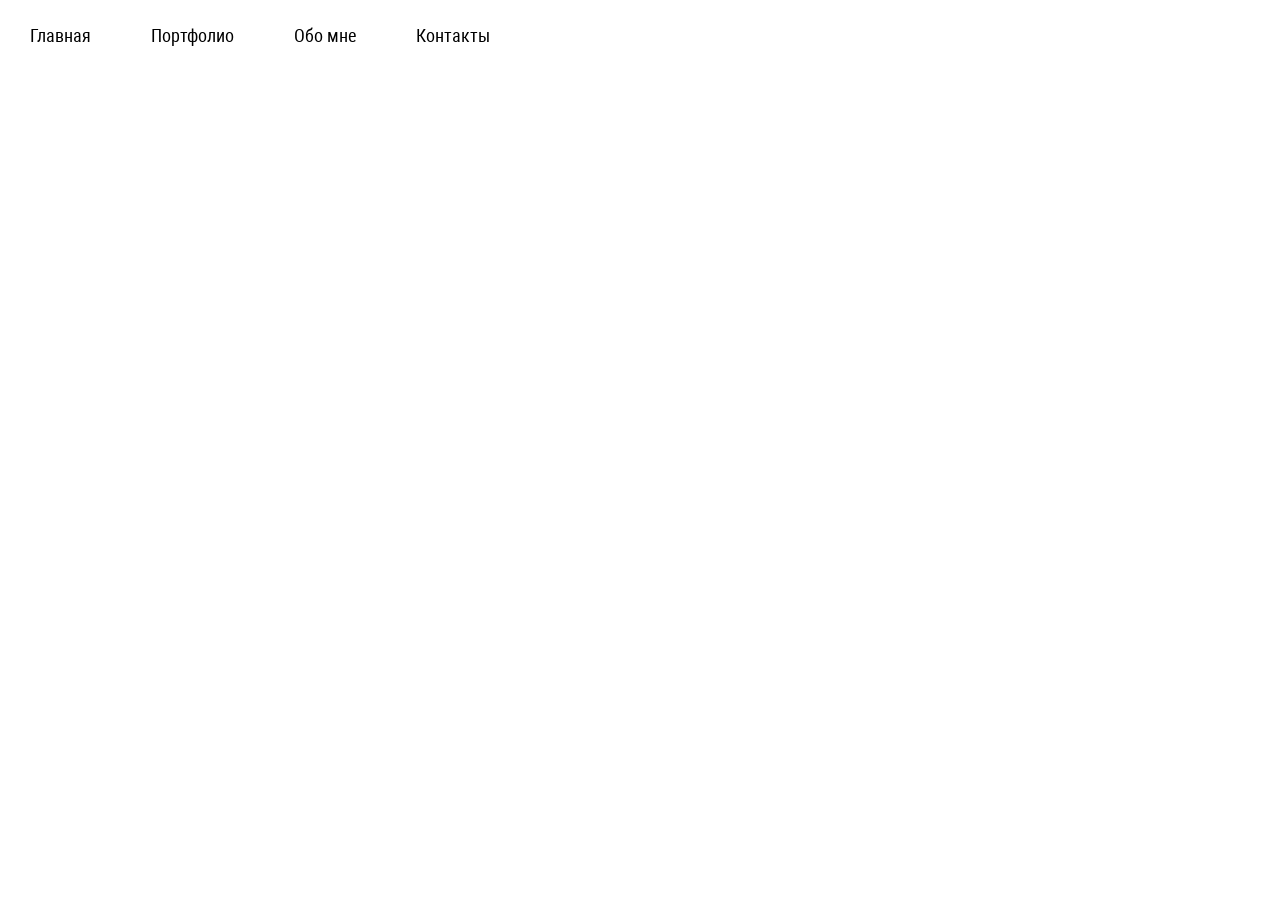
<file: index.html>
<!DOCTYPE html><html lang=en><head><meta charset=utf-8><meta http-equiv=X-UA-Compatible content="IE=edge"><meta name=viewport content="width=device-width,initial-scale=1"><link rel=icon href=favicon.ico><title>Портфолио</title><link href=css/app.b38ed57f.css rel=preload as=style><link href=css/chunk-vendors.188e04d6.css rel=preload as=style><link href=js/app.9d325c73.js rel=preload as=script><link href=js/chunk-vendors.0fdda003.js rel=preload as=script><link href=css/chunk-vendors.188e04d6.css rel=stylesheet><link href=css/app.b38ed57f.css rel=stylesheet></head><body><noscript><strong>We're sorry but webpack doesn't work properly without JavaScript enabled. Please enable it to continue.</strong></noscript><div id=app></div><script>(function (m, e, t, r, i, k, a) {
      m[i] = m[i] || function () { (m[i].a = m[i].a || []).push(arguments) };
        m[i].l = 1 * new Date(); k = e.createElement(t), a = e.getElementsByTagName(t)[0], k.async = 1, k.src = r, a.parentNode.insertBefore(k, a)
      })
        (window, document, "script", "https://mc.yandex.ru/metrika/tag.js", "ym");

      ym(62977651, "init", {
        clickmap: true,
        trackLinks: true,
        accurateTrackBounce: true,
        webvisor: true
      });</script><noscript><div><img src=https://mc.yandex.ru/watch/62977651 style="position:absolute; left:-9999px;" alt=""></div></noscript><script src=js/chunk-vendors.0fdda003.js></script><script src=js/app.9d325c73.js></script></body></html>
</file>
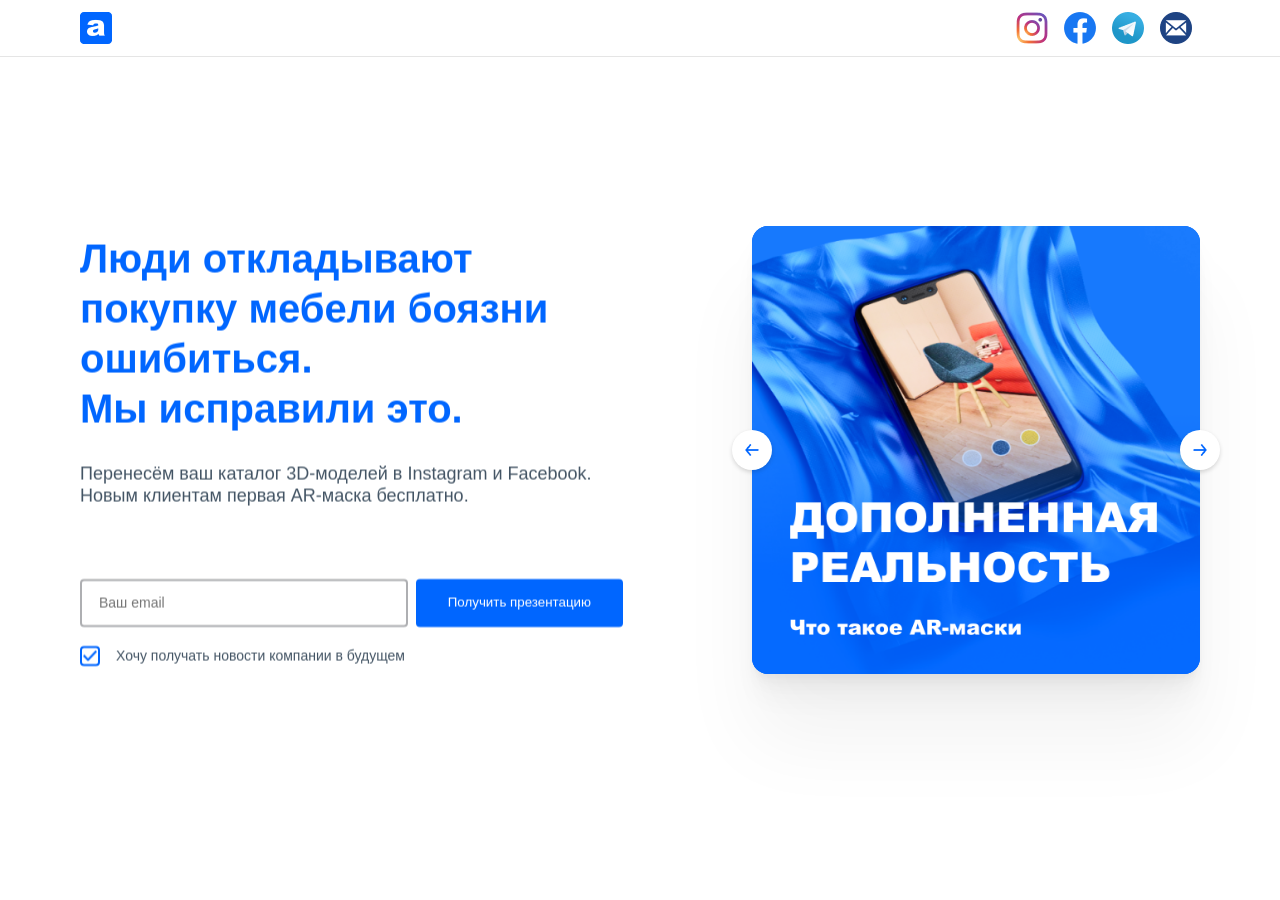
<file: sites/areal/index.html>
<!DOCTYPE html>
<html lang="en">
<head>
  <meta charset="UTF-8">
  <meta name="viewport" content="width=device-width, initial-scale=1.0">
  <title>Areal.tech</title>
  <link rel="stylesheet" type="text/css" href="assets/libs/glide/glide.core.min.css" />
  <link rel="stylesheet" type="text/css" href="assets/libs/glide/glide.theme.min.css" />
  <link rel="stylesheet" type="text/css" href="style.css">
</head>
<body>
  <header>
    <div class="container">
      <a class="header__logo" href="#">
        <img src="assets/logo.png" alt="">
      </a>
      <ul class="header__social">
        <li><a href="https://www.instagram.com/areal_tech/" target="_blank"><img src="assets/ico/inst.png" alt=""></a></li>
        <li><a href="https://www.facebook.com/tech.areal/" target="_blank"><img src="assets/ico/fb.png" alt=""></a></li>
        <li><a href="https://tele.gg/areal_tech" target="_blank"><img src="assets/ico/tg.png" alt=""></a></li>
        <li><a href="mailto:info@areal.tech"><img src="assets/ico/msg.png" alt=""></a></li>
      </ul>
    </div>
  </header>
  <main>
    <div class="container">
      <section class="mainInfo">
        <h1>
          Люди откладывают покупку мебели боязни ошибиться.<br>
          Мы исправили это.
        </h1>
        <span>
          Перенесём ваш каталог 3D-моделей в Instagram и Facebook.<br>
          Новым клиентам первая AR-маска бесплатно.
        </span>
        <form>
          <div class="wrapper">
            <input type="text" placeholder="Ваш email">
            <button>Получить презентацию</button>
          </div>
          <label id="acceptMailNews" class="checked">
            <i></i>
            <input type="checkbox" checked>
            Хочу получать новости компании в будущем
          </label>
        </form>
      </section>
      <section class="mainSlider">
        <div class="glide">
          <div class="glide__wrapper">
            <div class="glide__track" data-glide-el="track">
              <ul class="glide__slides">
                <li class="glide__slide"><img src="assets/slider/1.png" alt=""></li>
                <li class="glide__slide"><img src="assets/slider/2.png" alt=""></li>
                <li class="glide__slide"><img src="assets/slider/3.png" alt=""></li>
                <li class="glide__slide"><img src="assets/slider/4.png" alt=""></li>
                <li class="glide__slide"><img src="assets/slider/5.png" alt=""></li>
                <li class="glide__slide"><img src="assets/slider/6.png" alt=""></li>
              </ul>
            </div>
          </div>
          <div class="glide__controls" data-glide-el="controls">
            <button data-glide-dir="<"></button>
            <button data-glide-dir=">"></button>
          </div>

          <div class="glide__bullets" data-glide-el="controls[nav]">
            <button class="glide__bullet" data-glide-dir="=0"></button>
            <button class="glide__bullet" data-glide-dir="=1"></button>
            <button class="glide__bullet" data-glide-dir="=2"></button>
            <button class="glide__bullet" data-glide-dir="=3"></button>
            <button class="glide__bullet" data-glide-dir="=4"></button>
            <button class="glide__bullet" data-glide-dir="=5"></button>
          </div>
        </div>
      </section>
    </div>
  </main>

  <script type="text/javascript" src="assets/libs/glide/glide.min.js"></script>

  <script>

    function toggleCheck(ev) {
      ev.preventDefault();
      const $label = ev.target.closest('label');
      const $check = $label.querySelector('input');
      $label.classList.toggle('checked');

      const currCheck = $check.getAttribute('checked');
      $check.setAttribute('checked', !currCheck);
    }

    function freezeScroll() {
      window.scrollTo(0, 0);
    }
  
    document.addEventListener('DOMContentLoaded', () => {

      if(window.innerWidth <= 960) {
        window.addEventListener('scroll', freezeScroll);
      }

      // Show elements
      (function () {
        const $infoBlock = document.querySelector('.mainInfo');
        const $slider = document.querySelector('.mainSlider');
        const $header = document.querySelector('header');

        setTimeout(() => {
          $infoBlock.classList.add('showBlock');
        }, 0);

        setTimeout(() => {
          $slider.classList.add('showBlock');
        }, 200);

        setTimeout(() => {
          $header.classList.add('showBlock');
          window.removeEventListener('scroll', freezeScroll);
          documentReady();
        }, 600);
      })();

    });

    function documentReady() {
      new Glide('.glide').mount({
        type: 'carousel',
        startAt: 0,
        perView: 1,
        bound: true
      });

      document.getElementById('acceptMailNews').addEventListener('mousedown', toggleCheck);
    }
  </script>
</body>
</html>
</file>
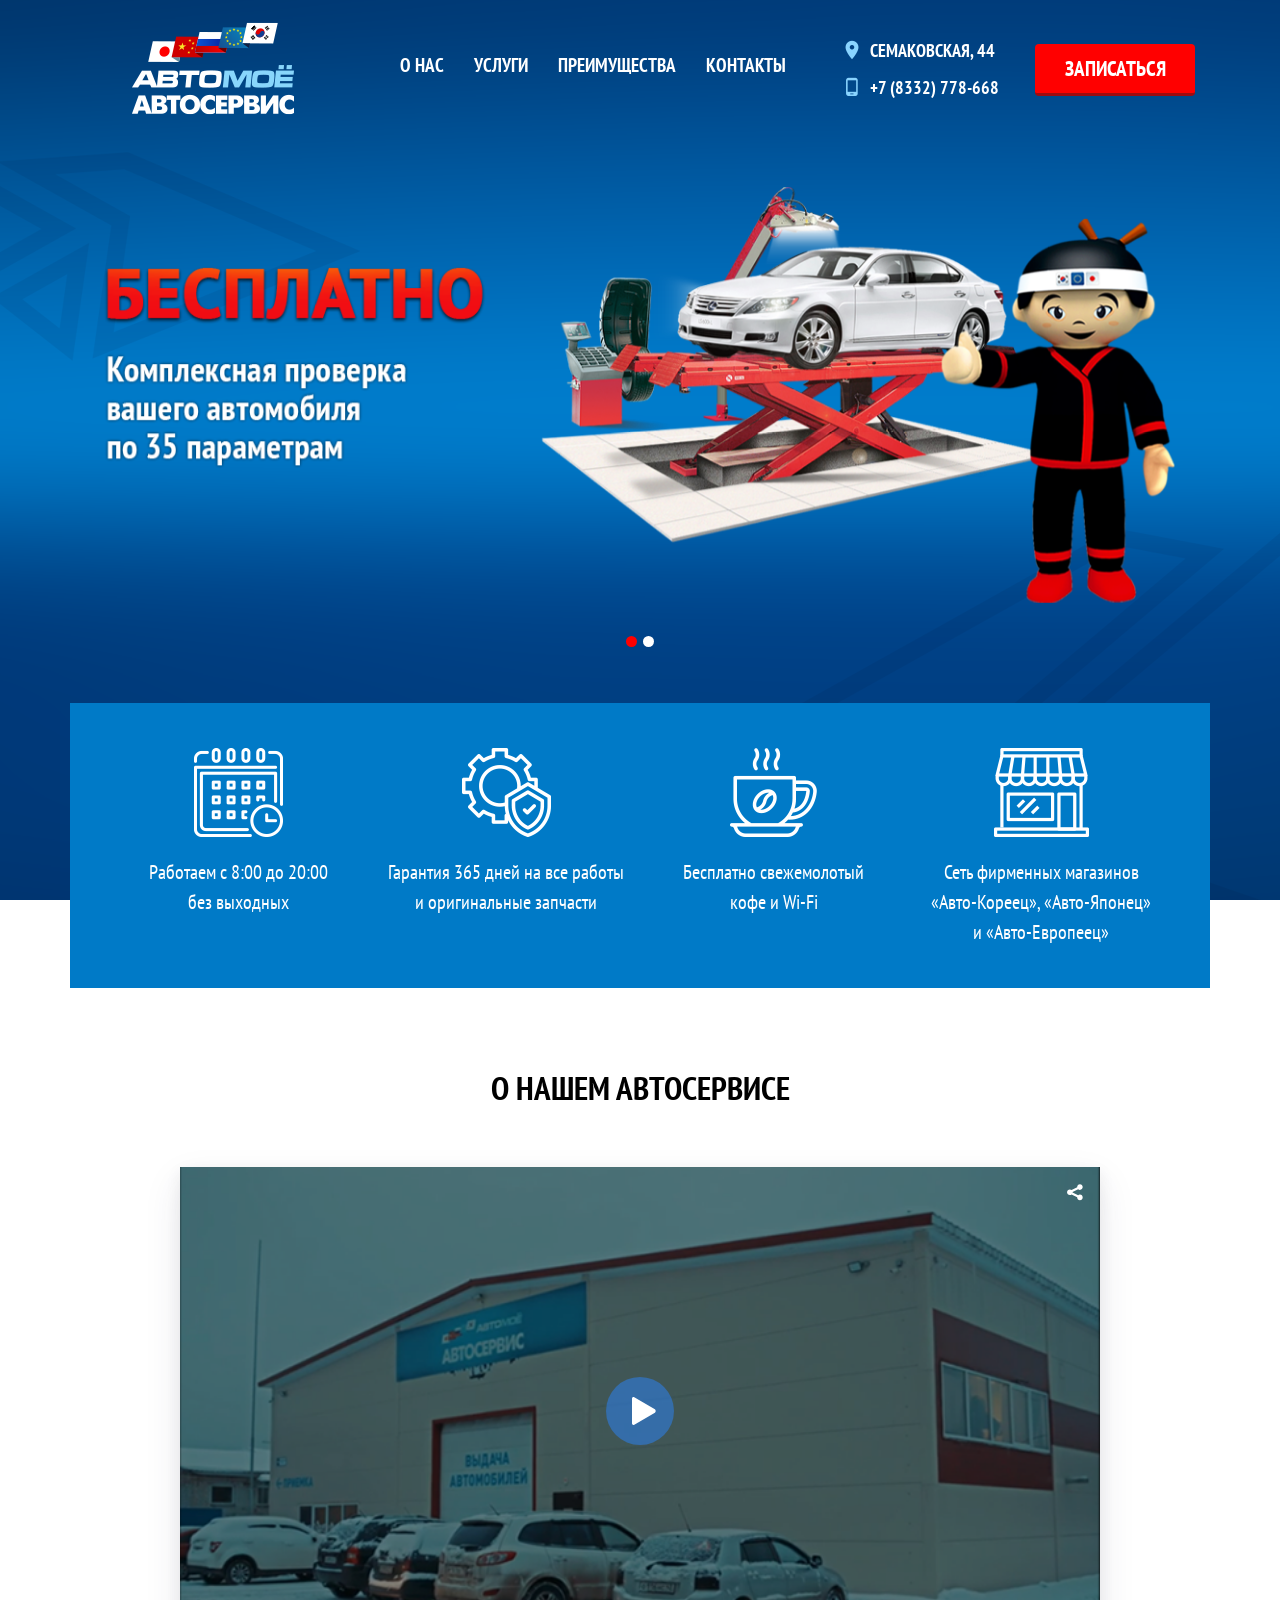
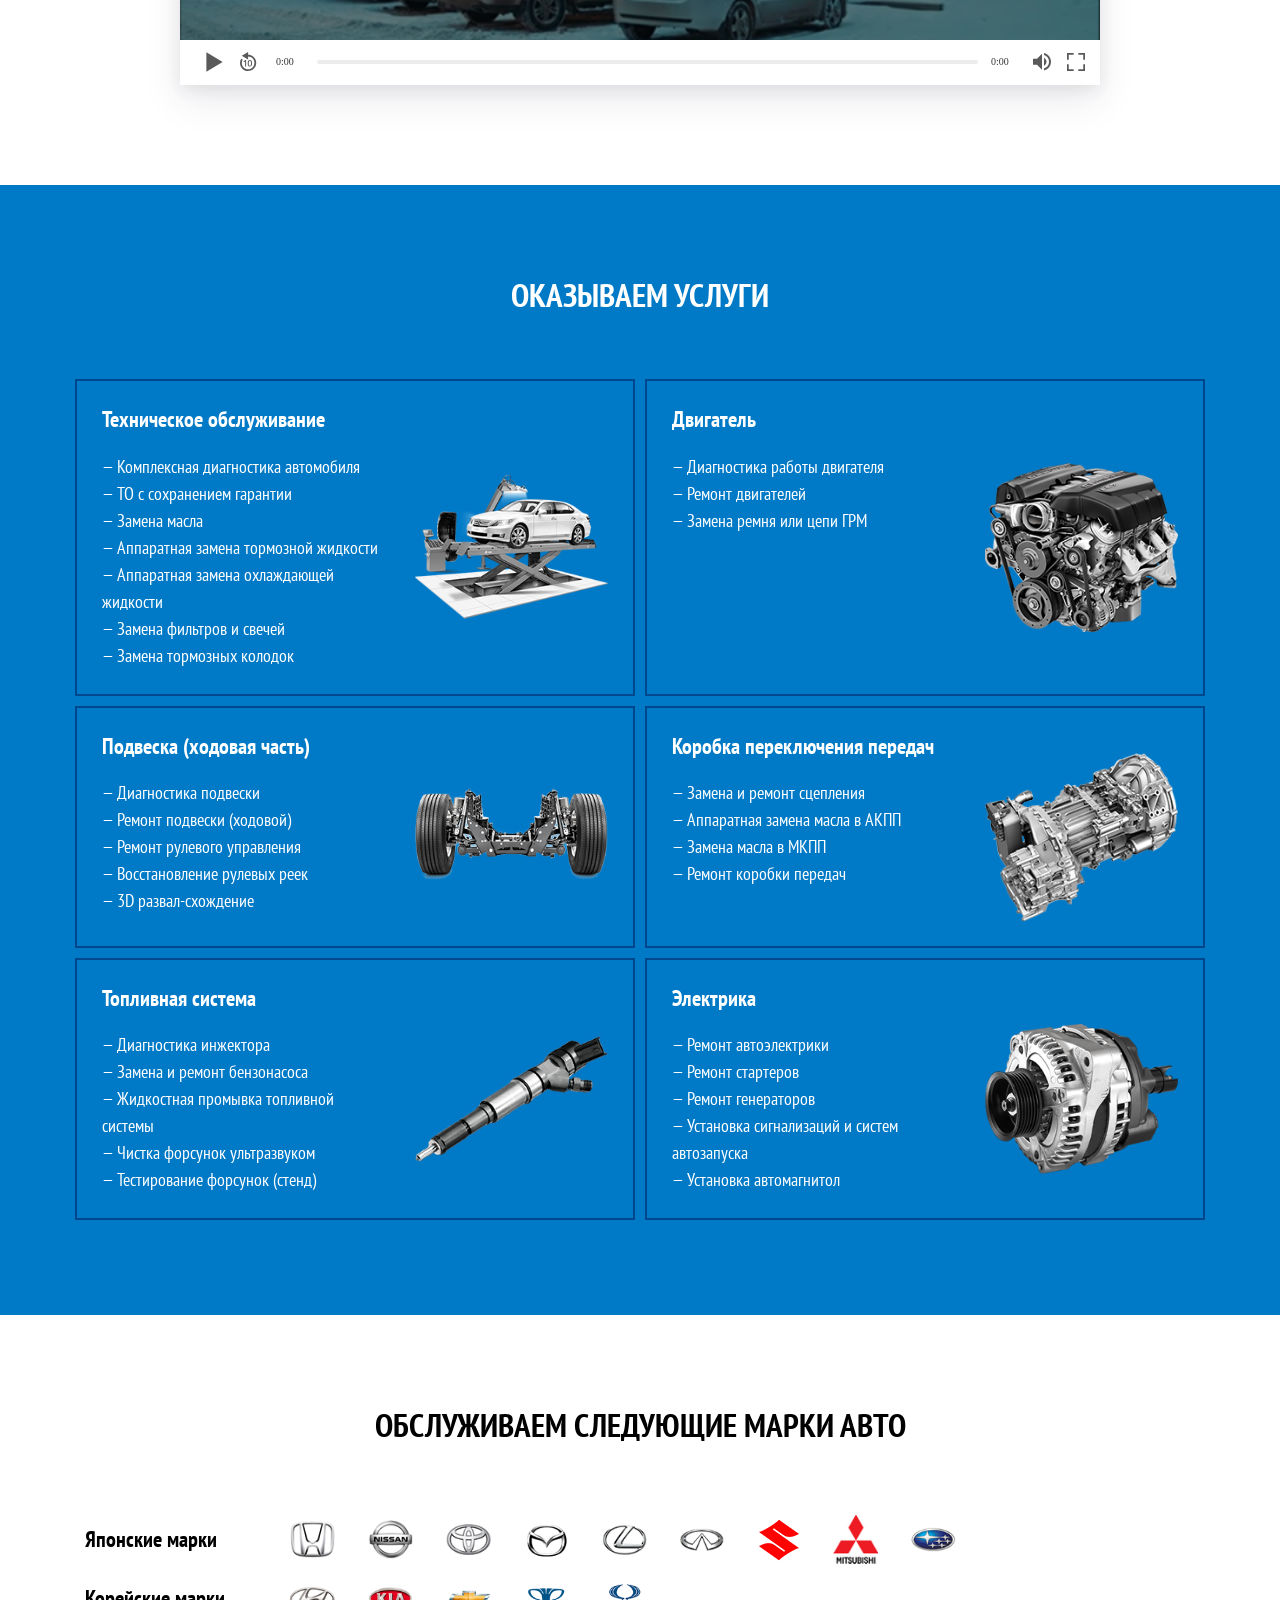
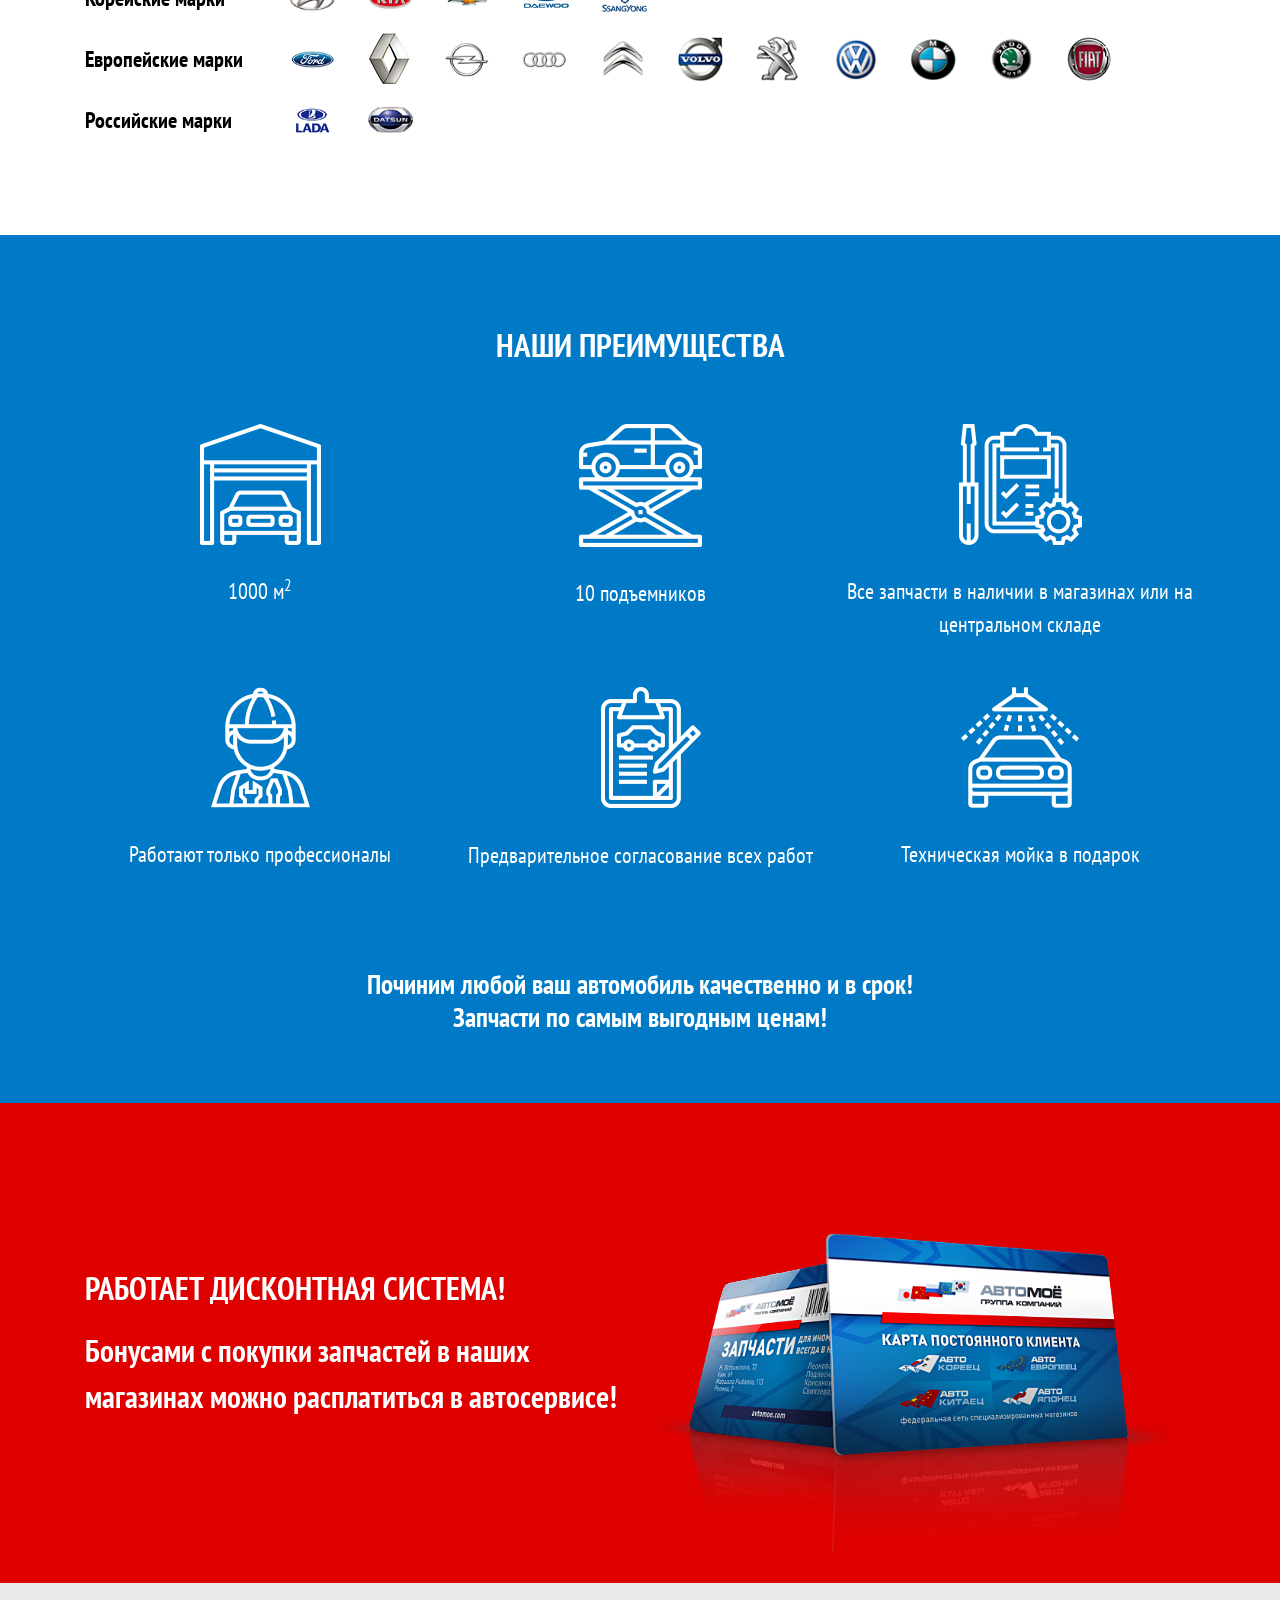
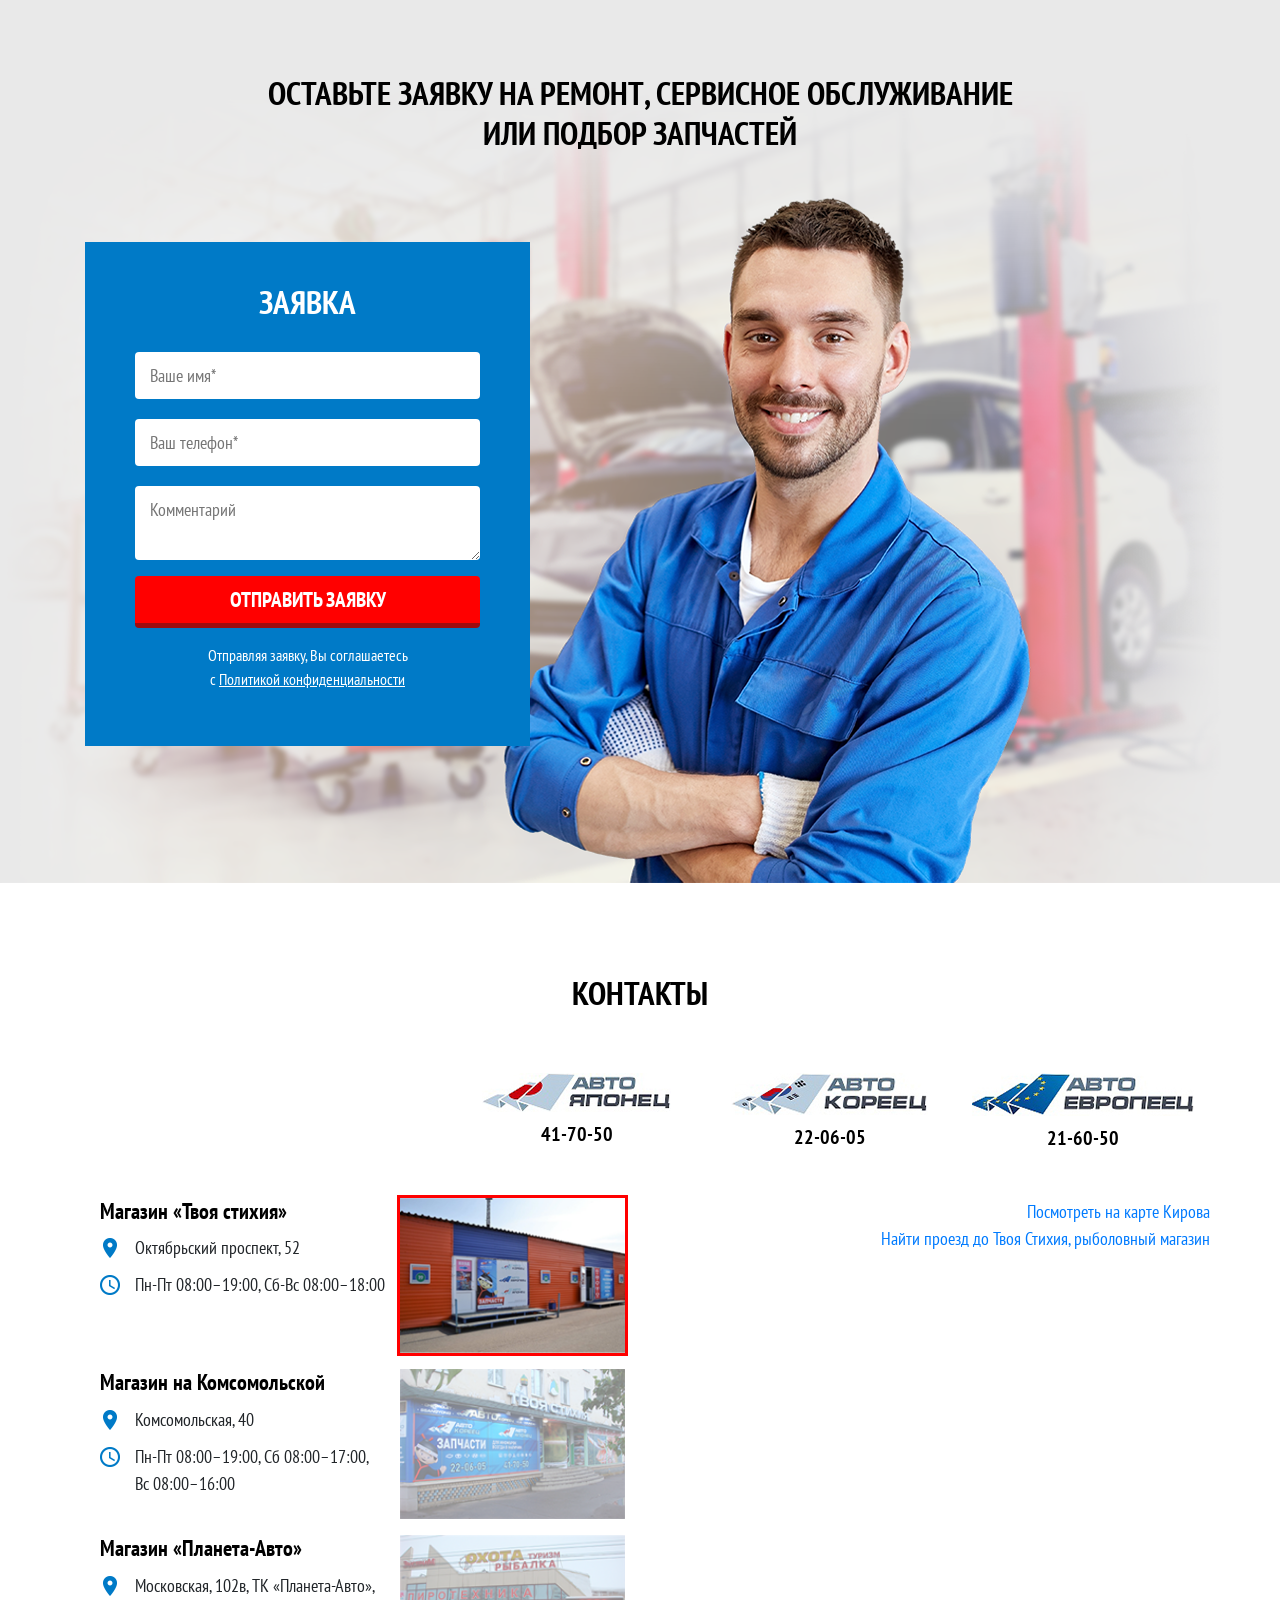
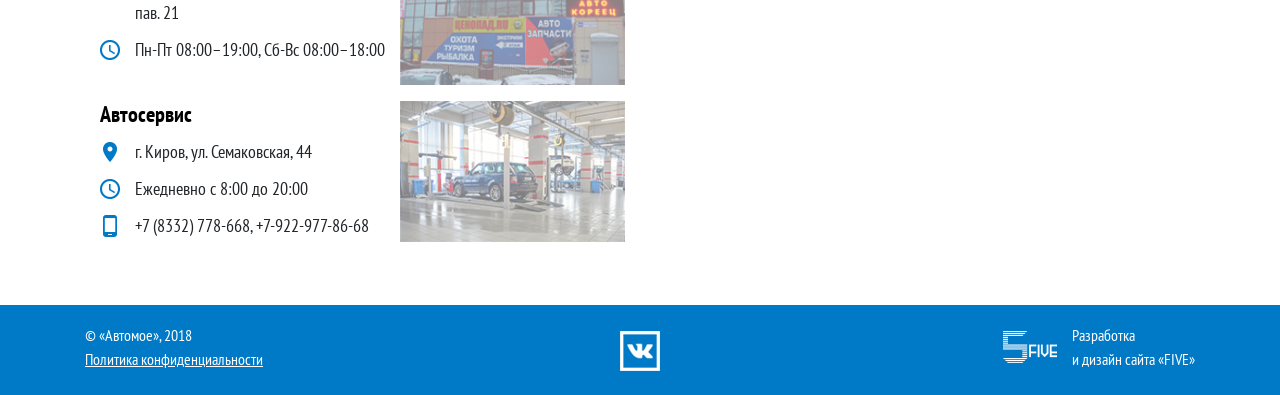
<file: sites/avtomoe43/index.html>
<!DOCTYPE html>
<html lang="en">
<head>
	<!-- Required meta tags -->
    <meta charset="utf-8">
    <meta name="viewport" content="width=device-width, initial-scale=1, shrink-to-fit=no">
    <!-- Bootstrap CSS -->
    <link rel="stylesheet" href="https://stackpath.bootstrapcdn.com/bootstrap/4.1.3/css/bootstrap.min.css" integrity="sha384-MCw98/SFnGE8fJT3GXwEOngsV7Zt27NXFoaoApmYm81iuXoPkFOJwJ8ERdknLPMO" crossorigin="anonymous">
	<link rel="stylesheet" href="style.css">
	<link href="https://fonts.googleapis.com/css?family=PT+Sans+Narrow" rel="stylesheet">
    <title>АВТОМОЕ - Автосервис</title>
    <script src="https://ajax.googleapis.com/ajax/libs/jquery/2.2.0/jquery.min.js"></script>
    <script src="js/playerjs.js" type="text/javascript"></script>
</head>
<body>
	<!--Шапка сайта-->
	<header class="container">
		<div class="row">
			<div class="col-sm-12 col-lg-3 text-center">
				<a href="#"><img src="img/logo.png" style = "margin:7px 0px;" alt="logo"></a>
			</div>
			<div class="col-sm-12 col-lg-5 text-center my-auto">
				<nav>
					<ul>
						<li><a href="#about">О НАС</a></li>
						<li><a href="#services">УСЛУГИ</a></li>
						<li><a href="#advantages">ПРЕИМУЩЕСТВА</a></li>
						<li><a href="#contacts">КОНТАКТЫ</a></li>
					</ul>
				</nav>
			</div>
			<div class="col-sm-12 col-lg-4 my-auto">
				<div class="row">
					<div class="info col-12 col-sm-6 text-center text-sm-left my-auto">
						<p><span>СЕМАКОВСКАЯ, 44</span></p>
						<p><span>+7 (8332) 778-668</span></p>
					</div>
					<div class="col-12 col-sm-6">
						<a href="#application" class = "btn-goto btn-lg">ЗАПИСАТЬСЯ</a>
					</div>
				</div>
			</div>
		</div>
	</header>
	
	<!-- Слайдер -->
	<section id="slider" class="container">
		<div class="row">
			<div id="carouselExampleIndicators" class="carousel slide" data-ride="carousel">
			  <ol class="carousel-indicators">
			    <li data-target="#carouselExampleIndicators" data-slide-to="0" class="active"></li>
			    <li data-target="#carouselExampleIndicators" data-slide-to="1"></li>
			  </ol>
			  <div class="carousel-inner">
			    <div class="carousel-item active">
			      <img class="d-block w-100" src="slider/slide1.png" alt="Первый слайд">
			    </div>
			    <div class="carousel-item">
			      <img class="d-block w-100" src="slider/slide2.png" alt="Второй слайд">
			    </div>
			  </div>
			</div>
		</div>
	</section>

	<!--Возможности-->
	<section id="opportunities" class="container">
		<div class="row align-middle text-center">
			<figure class="col-sm-6 col-md-3">
				<div class="bigIco calendar"></div>
				<figcaption>
					Работаем с 8:00 до 20:00<br>без выходных
				</figcaption>
			</figure>
			<figure class="col-sm-6 col-md-3">
				<div class="bigIco garant"></div>
				<figcaption>
					Гарантия 365 дней на все работы<br>и оригинальные запчасти
				</figcaption>
			</figure>
			<figure class="col-sm-6 col-md-3">
				<div class="bigIco coffee"></div>
				<figcaption>
					Бесплатно свежемолотый<br>кофе и Wi-Fi
				</figcaption>
			</figure>
			<figure class="col-sm-6 col-md-3">
				<div class="bigIco shop"></div>
				<figcaption>
					Сеть фирменных магазинов<br>«Авто-Кореец», «Авто-Японец»<br>и «Авто-Европеец»
				</figcaption>
			</figure>
		</div>
	</section>

	<!--О нас-->
	<section id="about" class="container">
		<h1 class="text-center">О НАШЕМ АВТОСЕРВИСЕ</h1>
		<div class="row">
			<div class="col-md-10 offset-md-1">
				<div id="player"></div>
			</div>
		</div>
	</section>

	<!--Услуги-->
	<section id="services" class="container-fluid">
		<div class="container">
			<h1 class = "text-white text-center">ОКАЗЫВАЕМ УСЛУГИ</h1>
			<div class="row">
				<div class="col-pad col-sm-12 col-lg-6">
					<figure class = "h-100">
						<div class="row">
							<div class="col-12 col-sm-7">							
								<figcaption>
									<h3>Техническое обслуживание</h3>
									—  Комплексная диагностика автомобиля<br>
									—  ТО с сохранением гарантии<br>
									—  Замена масла<br>
									—  Аппаратная замена тормозной жидкости<br>
									—  Аппаратная замена охлаждающей жидкости<br>
									—  Замена фильтров и свечей<br>
									—  Замена тормозных колодок
								</figcaption>
							</div>
							<div class="col-12 col-sm-5 text-center align-self-center">
								<img src="img/serv1.png" class="img-fluid" alt="">
							</div>
						</div>
					</figure>
				</div>				
				<div class="col-pad col-sm-12 col-lg-6">
					<figure class = "h-100">
						<div class="row h-100">
							<div class="col-12 col-sm-7">
								<figcaption>
									<h3>Двигатель</h3>
									—  Диагностика работы двигателя<br>
									—  Ремонт двигателей<br>
									—  Замена ремня или цепи ГРМ
								</figcaption>
							</div>
							<div class="col-12 col-sm-5 text-center align-self-center">
								<img src="img/serv2.png" class="img-fluid" alt="">
							</div>
						</div>
					</figure>
				</div>
				<div class="col-pad col-sm-12 col-lg-6">
					<figure class = "h-100">
						<div class="row">
							<div class="col-12 col-sm-7">
								<figcaption>
									<h3>Подвеска (ходовая часть)</h3>
									—  Диагностика подвески<br>
									—  Ремонт подвески (ходовой)<br>
									—  Ремонт рулевого управления<br>
									—  Восстановление рулевых реек<br>
									—  3D развал-схождение
								</figcaption>
							</div>
							<div class="col-12 col-sm-5 text-center align-self-center">
								<img src="img/serv3.png" class="img-fluid" alt="">
							</div>
						</div>
					</figure>
				</div>
				<div class="col-pad col-sm-12 col-lg-6">
					<figure class = "h-100">
						<div class="row">
							<div class="col-12 col-sm-7">
								<figcaption>
									<h3>Коробка переключения передач</h3>
									—  Замена и ремонт сцепления<br>
									—  Аппаратная замена масла в АКПП<br>
									—  Замена масла в МКПП<br>
									—  Ремонт коробки передач
								</figcaption>
							</div>
							<div class="col-12 col-sm-5 text-center align-self-center">
								<img src="img/serv4.png" class="img-fluid" alt="">
							</div>
						</div>
					</figure>
				</div>
				<div class="col-pad col-sm-12 col-lg-6">
					<figure class = "h-100">
						<div class="row">
							<div class="col-12 col-sm-7">
								<figcaption>
									<h3>Топливная система</h3>
									—  Диагностика инжектора<br>
									—  Замена и ремонт бензонасоса<br>
									—  Жидкостная промывка топливной системы<br>
									—  Чистка форсунок ультразвуком<br>
									—  Тестирование форсунок (стенд)
								</figcaption>
							</div>
							<div class="col-12 col-sm-5 text-center align-self-center">
								<img src="img/serv5.png" class="img-fluid" alt="">
							</div>
						</div>
					</figure>
				</div>
				<div class="col-pad col-sm-12 col-lg-6">
					<figure class = "h-100">	
						<div class="row">
							<div class="col-12 col-sm-7">
								<figcaption>
									<h3>Электрика</h3>
									—  Ремонт автоэлектрики<br>
									—  Ремонт стартеров<br>
									—  Ремонт генераторов<br>
									—  Установка сигнализаций и систем автозапуска<br>
									—  Установка автомагнитол
								</figcaption>
							</div>
							<div class="col-12 col-sm-5 text-center align-self-center">
								<img src="img/serv6.png" class="img-fluid" alt="">
							</div>
						</div>
					</figure>
				</div>
			</div>
		</div>
	</section>
	
	<!--Марки автомобилей-->
	<section id="brands" class="container">
		<h1 class="text-center">ОБСЛУЖИВАЕМ СЛЕДУЮЩИЕ МАРКИ АВТО</h1>
		<div class="row">
			<div class="col-12 col-lg-2 my-auto">
				<h2 class = "text-center text-nowrap text-lg-left mb-3 mb-lg-0 mt-4 mt-lg-0">Японские марки</h2>
			</div>
			<div class="col-12 col-lg-10">
				<img src="uploads/brands/1.png">
				<img src="uploads/brands/2.png">
				<img src="uploads/brands/3.png">
				<img src="uploads/brands/4.png">
				<img src="uploads/brands/5.png">
				<img src="uploads/brands/6.png">
				<img src="uploads/brands/7.png">
				<img src="uploads/brands/8.png">
				<img src="uploads/brands/9.png">
			</div>
		</div>
		<div class="row">
			<div class="col-12 col-lg-2 my-auto">
				<h2 class = "text-center text-nowrap text-lg-left mb-3 mb-lg-0 mt-4 mt-lg-0">Корейские марки</h2>
			</div>
			<div class="col-12 col-lg-10">
				<img src="uploads/brands/10.png">
				<img src="uploads/brands/11.png">
				<img src="uploads/brands/12.png">
				<img src="uploads/brands/13.png">
				<img src="uploads/brands/14.png">
			</div>
		</div>
		<div class="row">
			<div class="col-12 col-lg-2 my-auto">
				<h2 class = "text-center text-nowrap text-lg-left mb-3 mb-lg-0 mt-4 mt-lg-0">Европейские марки</h2>
			</div>
			<div class="col-12 col-lg-10">
				<img src="uploads/brands/15.png">
				<img src="uploads/brands/16.png">
				<img src="uploads/brands/17.png">
				<img src="uploads/brands/18.png">
				<img src="uploads/brands/19.png">
				<img src="uploads/brands/20.png">
				<img src="uploads/brands/21.png">
				<img src="uploads/brands/22.png">
				<img src="uploads/brands/23.png">
				<img src="uploads/brands/24.png">
				<img src="uploads/brands/25.png">
			</div>
		</div>
		<div class="row">
			<div class="col-12 col-lg-2 my-auto">
				<h2 class = "text-center text-nowrap text-lg-left mb-3 mb-lg-0 mt-4 mt-lg-0">Российские марки</h2>
			</div>
			<div class="col-12 col-lg-10">
				<img src="uploads/brands/26.png">
				<img src="uploads/brands/27.png">
			</div>
		</div>
	</section>

	<!--Наши преимущества-->
	<section id="advantages" class="containter-fluid">
		<div class="container">
			<h1 class="text-white text-center">НАШИ ПРЕИМУЩЕСТВА</h1>
			<div class="row align-middle text-center">
				<figure class="col-12 col-sm-6 col-lg-4">
					<div class="bigIco ad1"></div>
					<figcaption>
						1000 м<sup>2</sup>
					</figcaption>
				</figure>
				<figure class="col-12 col-sm-6 col-lg-4">
					<div class="bigIco ad2"></div>
					<figcaption>
						10 подъемников
					</figcaption>
				</figure>
				<figure class="col-12 col-sm-6 col-lg-4">
					<div class="bigIco ad3"></div>
					<figcaption>
						Все запчасти в наличии в магазинах или на центральном складе
					</figcaption>
				</figure>
				<figure class="col-12 col-sm-6 col-lg-4">
					<div class="bigIco ad4"></div>
					<figcaption>
						Работают только профессионалы
					</figcaption>
				</figure>
				<figure class="col-12 col-sm-6 col-lg-4">
					<div class="bigIco ad5"></div>
					<figcaption>
						Предварительное согласование всех работ
					</figcaption>
				</figure>
				<figure class="col-12 col-sm-6 col-lg-4">
					<div class="bigIco ad6"></div>
					<figcaption>
						Техническая мойка в подарок
					</figcaption>
				</figure>
				<h2 class="text-white text-center">
					Починим любой ваш автомобиль качественно и в срок!<br>
					Запчасти по самым выгодным ценам!
				</h2>
			</div>
		</div>
	</section>

	<!--Дисконтная система-->
	<section id="discount" class="container-fluid">
		<div class="container">
			<div class="row">
				<div class="col-12 col-md-6 text-center text-md-left my-auto">
					<h2>РАБОТАЕТ ДИСКОНТНАЯ СИСТЕМА!</h2>
					<p>
						Бонусами с покупки запчастей в наших магазинах можно расплатиться в автосервисе!
					</p>
				</div>
				<div class="col-12 col-md-6 text-center text-md-left my-auto">
					<img src="img/discount_card.png" alt="" class="img-fluid">
				</div>
			</div>
		</div>
	</section>
	
	<!--Заявка на ремонт-->
	<section id="application" class="container-fluid">
		<div class="container">
			<h1 class="text-center">ОСТАВЬТЕ ЗАЯВКУ НА РЕМОНТ, СЕРВИСНОЕ ОБСЛУЖИВАНИЕ<br>ИЛИ ПОДБОР ЗАПЧАСТЕЙ</h1>
			<div class="row">
				<div class="col-12 col-md-8 offset-md-2 col-lg-5 offset-lg-0">
					<form action="" method="post">
						<h2 class="text-white text-center">ЗАЯВКА</h2>
						<input type="text" name="name" placeholder="Ваше имя*">
						<input type="text" name="tel" placeholder="Ваш телефон*">
						<textarea name="comment" placeholder="Комментарий"></textarea>			
						<input type="submit" class="btn-block subm-btn" value="ОТПРАВИТЬ ЗАЯВКУ">

						<span class="text-center">
							Отправляя заявку, Вы соглашаетесь<br>
							с <a href="#" data-toggle="modal" data-target="#privacyModal">Политикой конфиденциальности</a>
						</span>
					</form>
				</div>
			</div>
		</div>
	</section>

	<!--Контакты-->
	<section id="contacts" class="container-fluid">
		<div class="container">
			<h1 class="text-center">КОНТАКТЫ</h1>
			<div class="row justify-content-end text-center">
				<div class="col-12 col-lg-8">
					<div class="row">
						<div class="col-4">
							<img src="img/autojapan.png" class="img-fluid" alt="">
							<h3>41-70-50</h3>
						</div>
						<div class="col-4">
							<img src="img/autokorean.png" class="img-fluid" alt="">
							<h3>22-06-05</h3>
						</div>
						<div class="col-4">
							<img src="img/autoeuropean.png" class="img-fluid" alt="">
							<h3>21-60-50</h3>
						</div>
					</div>
				</div>
			</div>
			<div class="row">
				<div class="col-12 col-lg-6 pt-5">
					<div class="container">
						<figure>
							<div class="row">
								<figcaption class="col-12 col-sm-7 mb-2 mb-sm-0">
									<h2>Магазин «Твоя стихия»</h2>
									<p><span>Октябрьский проспект, 52</span></p>
									<p><span>Пн-Пт 08:00–19:00, Сб-Вс 08:00–18:00</span></p>
								</figcaption>
								<div class="col-12 col-sm-5 mb-3 mb-sm-0 no-gutter">
									<a href="#map">
										<img src="img/click_map1.png" class="source source-1 img-fluid active">
									</a>
								</div>
							</div>
						</figure>
						<figure>
							<div class="row">
								<figcaption class="col-12 col-sm-7 mb-2 mb-sm-0">
									<h2>Магазин на Комсомольской</h2>
									<p><span>Комсомольская, 40</span></p>
									<p><span>Пн-Пт 08:00–19:00, Сб 08:00–17:00, Вс 08:00–16:00</span></p>
								</figcaption>
								<div class="col-12 col-sm-5 mb-3 mb-sm-0 no-gutter">
									<a href="#map">
										<img src="img/click_map2.png" class="source source-2 img-fluid">
									</a>
								</div>
							</div>
						</figure>
						<figure>
							<div class="row">
								<figcaption class="col-12 col-sm-7 mb-2 mb-sm-0">
									<h2>Магазин «Планета-Авто»</h2>
									<p><span>Московская, 102в, ТК «Планета-Авто», пав. 21</span></p>
									<p><span>Пн-Пт 08:00–19:00, Сб-Вс 08:00–18:00</span></p>
								</figcaption>
								<div class="col-12 col-sm-5 mb-3 mb-sm-0 no-gutter">
									<a href="#map">
										<img src="img/click_map3.png" class="source source-3 img-fluid">
									</a>
								</div>
							</div>
						</figure>
						<figure>
							<div class="row">
								<figcaption class="col-12 col-sm-7 mb-2 mb-sm-0">
									<h2>Автосервис</h2>
									<p><span>г. Киров, ул. Семаковская, 44</span></p>
									<p><span>Ежедневно с 8:00 до 20:00</span></p>
									<p><span>+7 (8332) 778-668, +7-922-977-86-68</span></p>
								</figcaption>
								<div class="col-12 col-sm-5 mb-3 mb-sm-0 no-gutter">
									<a href="#map">
										<img src="img/click_map4.png" class="source source-4 img-fluid">
									</a>
								</div>
							</div>
						</figure>
					</div>
				</div>
				<div id="map" class="col-12 col-lg-6 text-center text-lg-right pt-5 no-gutter">
					<script type="text/javascript">
						var width_100_percent; 
 						width_100_percent="100%";
					</script>
					<div class="target target-1">
						<a class="dg-widget-link" href="http://2gis.ru/kirov/firm/8163302605598014/center/49.65809583663941,58.61008840413612/zoom/16?utm_medium=widget-source&utm_campaign=firmsonmap&utm_source=bigMap">Посмотреть на карте Кирова</a><div class="dg-widget-link"><a href="http://2gis.ru/kirov/center/49.657492,58.609977/zoom/16/routeTab/rsType/bus/to/49.657492,58.609977╎Твоя Стихия, рыболовный магазин?utm_medium=widget-source&utm_campaign=firmsonmap&utm_source=route">Найти проезд до Твоя Стихия, рыболовный магазин</a></div><script charset="utf-8" src="https://widgets.2gis.com/js/DGWidgetLoader.js"></script><script charset="utf-8">new DGWidgetLoader({"width":width_100_percent,"height":600,"borderColor":"#a3a3a3","pos":{"lat":58.61008840413612,"lon":49.65809583663941,"zoom":16},"opt":{"city":"kirov"},"org":[{"id":"8163302605598014"}]});</script><noscript style="color:#c00;font-size:16px;font-weight:bold;">Виджет карты использует JavaScript. Включите его в настройках вашего браузера.</noscript>
					</div>
					<div class="target target-2">
						<a class="dg-widget-link" href="http://2gis.ru/kirov/firm/70000001035051556/center/49.65843915939332,58.58082745244411/zoom/16?utm_medium=widget-source&utm_campaign=firmsonmap&utm_source=bigMap">Посмотреть на карте Кирова</a><div class="dg-widget-link"><a href="http://2gis.ru/kirov/center/49.658429,58.580518/zoom/16/routeTab/rsType/bus/to/49.658429,58.580518╎АвтоМоё, группа компаний?utm_medium=widget-source&utm_campaign=firmsonmap&utm_source=route">Найти проезд до АвтоМоё, группа компаний</a></div><script charset="utf-8" src="https://widgets.2gis.com/js/DGWidgetLoader.js"></script><script charset="utf-8">new DGWidgetLoader({"width":width_100_percent,"height":600,"borderColor":"#a3a3a3","pos":{"lat":58.58082745244411,"lon":49.65843915939332,"zoom":16},"opt":{"city":"kirov"},"org":[{"id":"70000001035051556"}]});</script><noscript style="color:#c00;font-size:16px;font-weight:bold;">Виджет карты использует JavaScript. Включите его в настройках вашего браузера.</noscript>
					</div>
					<div class="target target-3">
						<a class="dg-widget-link" href="http://2gis.ru/kirov/firm/70000001035051581/center/49.62981462478638,58.59996109310091/zoom/16?utm_medium=widget-source&utm_campaign=firmsonmap&utm_source=bigMap">Посмотреть на карте Кирова</a><div class="dg-widget-link"><a href="http://2gis.ru/kirov/center/49.629808,58.599646/zoom/16/routeTab/rsType/bus/to/49.629808,58.599646╎АвтоМоё, группа компаний?utm_medium=widget-source&utm_campaign=firmsonmap&utm_source=route">Найти проезд до АвтоМоё, группа компаний</a></div><script charset="utf-8" src="https://widgets.2gis.com/js/DGWidgetLoader.js"></script><script charset="utf-8">new DGWidgetLoader({"width":width_100_percent,"height":600,"borderColor":"#a3a3a3","pos":{"lat":58.59996109310091,"lon":49.62981462478638,"zoom":16},"opt":{"city":"kirov"},"org":[{"id":"70000001035051581"}]});</script><noscript style="color:#c00;font-size:16px;font-weight:bold;">Виджет карты использует JavaScript. Включите его в настройках вашего браузера.</noscript>
					</div>
					<div class="target target-4">
						<a class="dg-widget-link" href="http://2gis.ru/kirov/firm/70000001031653985/center/49.665584564208984,58.623195897192446/zoom/16?utm_medium=widget-source&utm_campaign=firmsonmap&utm_source=bigMap">Посмотреть на карте Кирова</a><div class="dg-widget-link"><a href="http://2gis.ru/kirov/firm/70000001031653985/photos/70000001031653985/center/49.665584564208984,58.623195897192446/zoom/17?utm_medium=widget-source&utm_campaign=firmsonmap&utm_source=photos">Фотографии компании</a></div><div class="dg-widget-link"><a href="http://2gis.ru/kirov/center/49.665576,58.622778/zoom/16/routeTab/rsType/bus/to/49.665576,58.622778╎АвтоМоё, автосервис?utm_medium=widget-source&utm_campaign=firmsonmap&utm_source=route">Найти проезд до АвтоМоё, автосервис</a></div><script charset="utf-8" src="https://widgets.2gis.com/js/DGWidgetLoader.js"></script><script charset="utf-8">new DGWidgetLoader({"width":width_100_percent,"height":600,"borderColor":"#a3a3a3","pos":{"lat":58.623195897192446,"lon":49.665584564208984,"zoom":16},"opt":{"city":"kirov"},"org":[{"id":"70000001031653985"}]});</script><noscript style="color:#c00;font-size:16px;font-weight:bold;">Виджет карты использует JavaScript. Включите его в настройках вашего браузера.</noscript>
					</div>
				</div>
			</div>
		</div>
	</section>

	<!--Футер-->
	<footer class="container-fluid">
		<div class="container">
			<div class="row text-center text-sm-left">
				<div class="col-12 col-sm-4 mb-3 mb-sm-0">
					<span>© «Автомое», 2018</span><br>
					<a href="#" data-toggle="modal" data-target="#privacyModal" class="conf">Политика конфиденциальности</a>
				</div>
				<div class="col-12 col-sm-4 mb-2 mb-sm-0 mt-sm-2 text-center">
					<a href="#" class="vk-ico"></a>
				</div>
				<div class="col-12 col-sm-4 text-sm-right">
					<a href="http://5agency.ru" class="five-ico" target="_blank">Разработка<br>и дизайн сайта «FIVE»</a>
				</div>
			</div>
		</div>
	</footer>

<!--Модальные окна-->
<div class="modal fade" id="privacyModal" tabindex="-1" role="dialog" aria-labelledby="#privacyModalTitle" aria-hidden="true">
  <div class="modal-dialog" role="document">
    <div class="modal-content">
      <div class="modal-header">
		<h5 class="modal-title" id="#privacyModalTitle">Политика конфиденциальности</h5>
		<button type="button" class="close" data-dismiss="modal" aria-label="Close">
		  <span aria-hidden="true">&times;</span>
		</button>
      </div>
      <div class="modal-body">
		...
      </div>
    </div>
  </div>
</div>

<!--Скрипты-->
<script src="https://code.jquery.com/jquery-3.3.1.slim.min.js" integrity="sha384-q8i/X+965DzO0rT7abK41JStQIAqVgRVzpbzo5smXKp4YfRvH+8abtTE1Pi6jizo" crossorigin="anonymous"></script>
<script src="https://cdnjs.cloudflare.com/ajax/libs/popper.js/1.14.3/umd/popper.min.js" integrity="sha384-ZMP7rVo3mIykV+2+9J3UJ46jBk0WLaUAdn689aCwoqbBJiSnjAK/l8WvCWPIPm49" crossorigin="anonymous"></script>
<script src="https://stackpath.bootstrapcdn.com/bootstrap/4.1.3/js/bootstrap.min.js" integrity="sha384-ChfqqxuZUCnJSK3+MXmPNIyE6ZbWh2IMqE241rYiqJxyMiZ6OW/JmZQ5stwEULTy" crossorigin="anonymous"></script>

<script>
	var player = new Playerjs({id:"player", file:"video_presentation.mp4"});
</script>

<script type="text/javascript">
	//Якорь
	$(document).ready(function(){
		$("a[href*=\\#]:not([href=\\#])").on("click", function(e){
			var anchor = $(this);
			$('html, body').stop().animate({
				scrollTop: $(anchor.attr('href')).offset().top
			}, 777);
			e.preventDefault();
			return false;
		});
	});    
</script>

<script type="text/javascript">
	//Переключатель карт
	var wrap = $('.source');

    wrap.click(function (){
      $(this).addClass('active');
      $('.source').not($(this)).removeClass('active');
    });

	var HIDDEN_CLASS_NAME = 'hidden'
	var TARGET_CLASS_NAME = 'target'
	var SOURCE_CLASS_NAME = 'source'

	var targetIdToShow = 1

	function main() {
		var targets = getElements(TARGET_CLASS_NAME)
		var sources = getElements(SOURCE_CLASS_NAME)
		sources.forEach(function (sourceNode) {
			var sourceNodeId = extractId(sourceNode, SOURCE_CLASS_NAME)
			sourceNode.addEventListener('click', function () {
				showTarget(targets, sourceNodeId)
			})
		})
		showTarget(targets, targetIdToShow)
	}

	function getElements(type) {
		return [].slice.call(document.querySelectorAll('.' + type)).sort(function (targetNode1, targetNode2) {
			var target1Num = extractId(targetNode1, TARGET_CLASS_NAME)
			var target2Num = extractId(targetNode2, TARGET_CLASS_NAME)
			return target1Num > target2Num
		})
	}

	function extractId(targetNode, baseClass) {
		var currentClassIndex = targetNode.classList.length
		while (currentClassIndex--) {
			var currentClass = targetNode.classList.item(currentClassIndex)
			var maybeIdNum = parseInt(currentClass.split('-')[1])
			if (isNaN(maybeIdNum)) {
				continue
			}
			var classStrinToValidate = baseClass + '-' + maybeIdNum
			if (classStrinToValidate === currentClass) {
				return maybeIdNum
			}
		}
	}

	function showTarget(targets, targetId) {
		targets.forEach(function (targetNode, targetIndex) {
	    var currentTargetNodeId = extractId(targetNode, TARGET_CLASS_NAME)
			if (currentTargetNodeId === targetId) {
				targetNode.classList.remove(HIDDEN_CLASS_NAME)
			} else {
				targetNode.classList.add(HIDDEN_CLASS_NAME)
			}
		})
	}

	main()
</script>

</body>
</html>
</file>
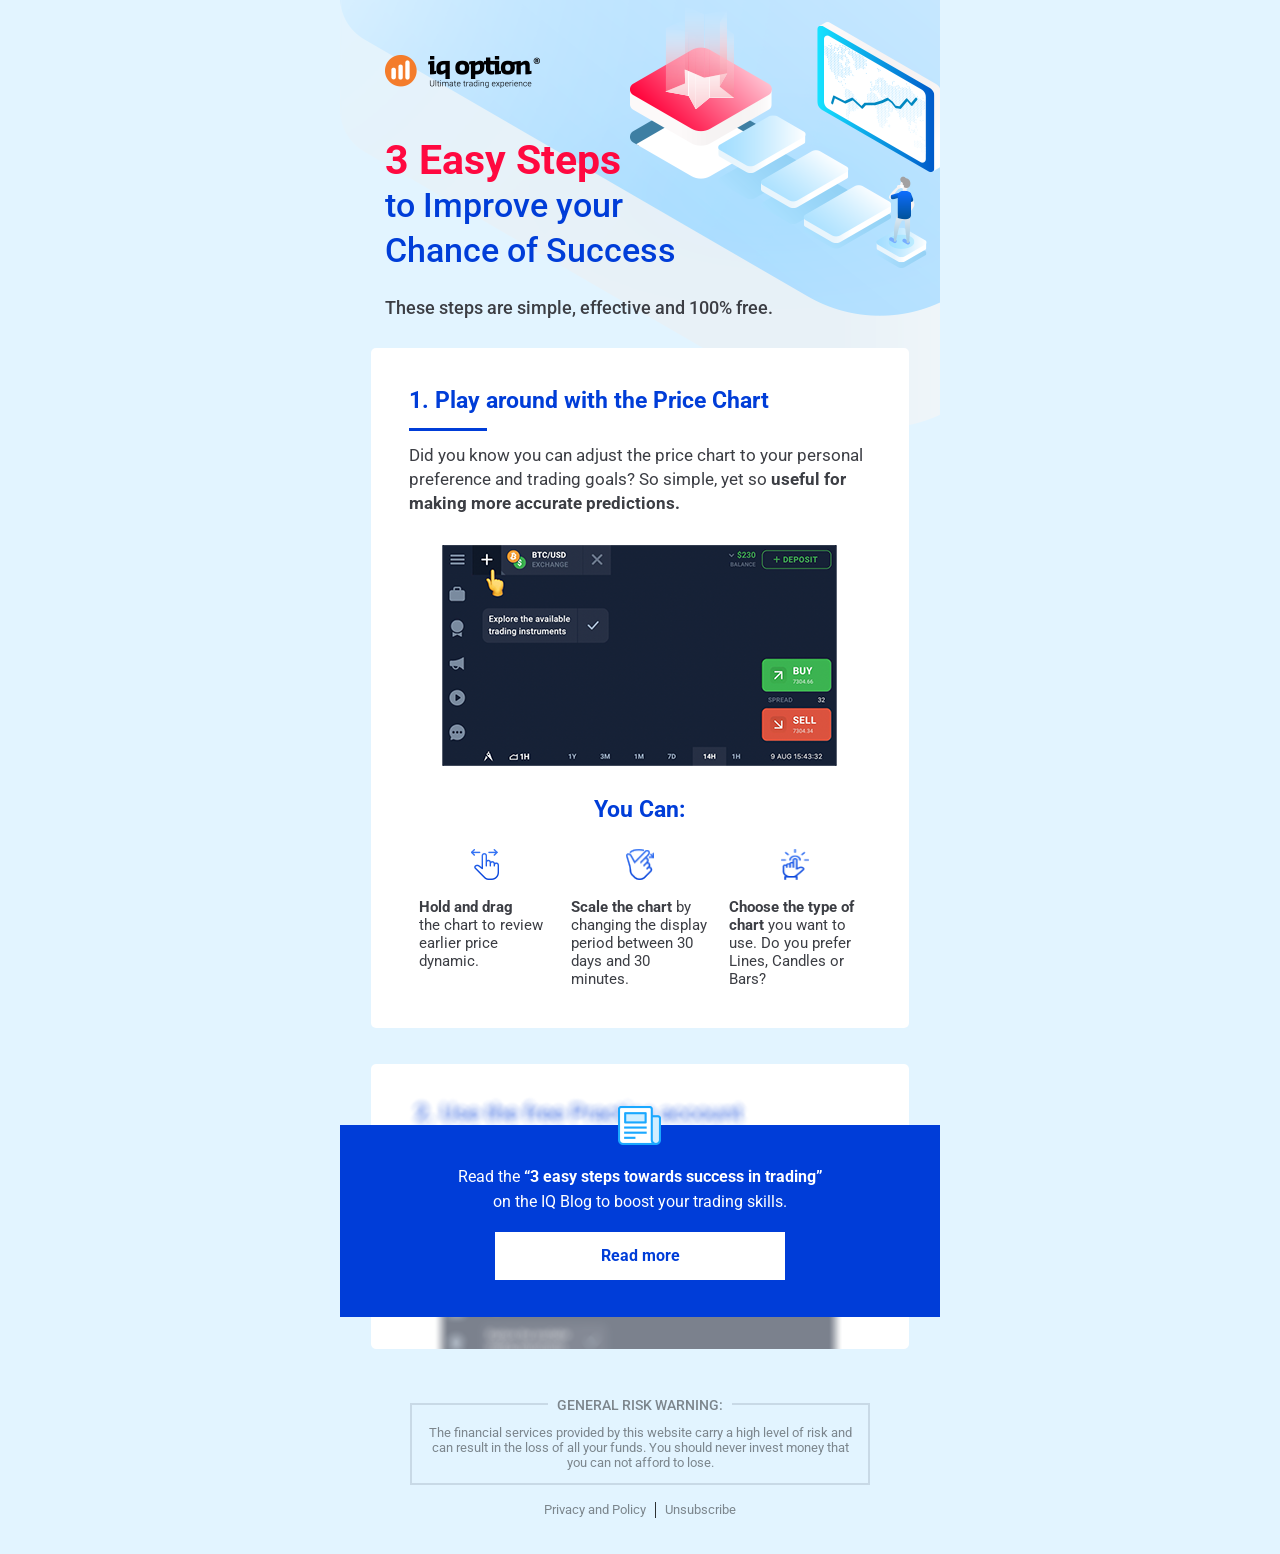
<file: sites/iqoption_mail/index.html>
<!DOCTYPE HTML PUBLIC "-//W3C//DTD HTML 4.0 Transitional//EN">
<html lang="en">
<head>
	<meta http-equiv="Content-Type" content="text/html; charset=utf-8" />
	<meta http-equiv="X-UA-Compatible" content="IE=Edge">
	<meta name="format-detection" content="telephone=no"/>
	<title>3 Easy Steps</title>
</head>
<body style="margin:0; padding:0;">
	<!--[Import Fonts]-->
	<style>
		@import url('https://fonts.googleapis.com/css?family=Roboto:400,500,700');
	</style>
	<!--[/Import Fonts]-->

	<!--[Main Table]-->
	<table bgcolor="#e2f4ff" width="100%" height="826" border="0" cellpadding="0" cellspacing="0" style="margin:0; padding:0;">
		<tr>
			<td valign="top" align="center">

			<!--[Background Tables]-->
				<table background="main_bg.png" width="600" height="348" border="0" cellpadding="0" cellspacing="0" style="margin:0; padding:0;">
					<tr>
						<!--[padding-top]-->
						<td width="100%" height="55"></td>
					</tr>
					<tr>
						<td valign="top">

							<!--[HEADER]-->
							<table width="100%" border="0" cellpadding="0" cellspacing="0" style="margin:0; padding:0;">
								<tr>
									<!--[padding-left]-->
									<td width="45"></td>

									<td valign="top" align="left" height="33">
										<a href="#mainpage" width="155" height="33" target="_blank" style="display:block;">
											<img src="logo_iq.png" alt="" width="155" height="33" border="0" style="display:block;">
										</a>
									</td>
								</tr>
								<tr>
									<!--[padding-top]-->
									<td colspan="2" height="50"></td>
								</tr>
								<tr>
									<!--[padding-left]-->
									<td width="45"></td>
									<td align="left">
										<span style="
											color: #ff0940;
											font-size: 41px;
											font-family: 'Roboto', Arial;
											display: block;
											line-height: 45px;
											-webkit-text-size-adjust: none;
										">
											<b>3 Easy Steps</b>
										</span>
									</td>
								</tr>
								<tr>
									<!--[padding-left]-->
									<td width="45"></td>
									<td align="left">
										<span style="
											display: block;
											color: #003dd8;
											font-size: 34px;
											font-family: 'Roboto', Arial;
											font-weight: 500;
											line-height: 45px;
											-webkit-text-size-adjust: none;
										">
											to Improve your<br>
											Chance of Success
										</span>
									</td>
								</tr>
								<tr>
									<!--[padding-top]-->
									<td colspan="2" height="20"></td>
								</tr>
								<tr>
									<!--[padding-left]-->
									<td width="45"></td>
									<td align="left">
										<span style="
											display: block;
											color: #3c3e44;
											font-size: 18px;
											font-family: 'Roboto', Arial;
											font-weight: 500;
											line-height: 30px;
											-webkit-text-size-adjust: none;
										">
											These steps are simple, effective and 100% free.
										</span>
									</td>
								</tr>
							</table>
							<!--[/HEADER]-->
						</td>
					</tr>
				</table>

				<!--[White Space]-->
				<table background="piece_bg.png" width="600" border="0" cellpadding="0" cellspacing="0" style="margin:0; padding:0;">
					<tr>
						<td valign="top" align="center">
							<table bgcolor="#ffffff" width="538" height="85" border="0" cellpadding="0" cellspacing="0" style="
								margin: 0;
								padding: 0;
								border-top-left-radius: 5px;
								border-top-right-radius: 5px;
							">
								<tr>
									<td valign="top" align="center">
										<!--[centrist]-->
										<table width="86%" border="0" cellpadding="0" cellspacing="0" style="margin:0; padding:0;">
											<tr>
												<!--[padding-top]-->
												<td colspan="2" width="100%" height="25"></td>
											</tr>
											<tr>
												<td colspan="2" valign="center" align="left">
													<span style="
														display: block;
														color: #003dd8;
														font-size: 23px;
														font-family: 'Roboto', Arial;
														font-weight: 700;
														line-height: 55px;
														-webkit-text-size-adjust: none;
													">
														1. Play around with the Price Chart
													</span>
												</td>
											</tr>
											<tr>
												<td bgcolor="#003dd8" width="17%" height="3"></td>
												<td></td>
											</tr>
										</table>
									</td>
								</tr>
							</table>
						</td>
					</tr>
				</table>

				<table bgcolor="#ffffff" width="538" border="0" cellpadding="0" cellspacing="0" style="
					margin: 0;
					padding: 0;
					border-bottom-left-radius: 5px;
					border-bottom-right-radius: 5px;
				">
					<tr>
						<td valign="top" align="center">
							<!--[centrist]-->
							<table width="86%" border="0" cellpadding="0" cellspacing="0" style="margin:0; padding:0;">
								<tr>
									<td width="100%" height="10"></td>
								</tr>
								<tr>
									<td valign="top">
										<span style="
											display: block;
											color: #3c3e44;
											font-size: 17px;
											font-family: 'Roboto', Arial;
											font-weight: 400;
											line-height: 24px;
										">
											Did you know you can adjust the price chart to your personal preference and trading goals? So simple, yet so <b>useful for making more accurate predictions.</b>
										</span>
									</td>
								</tr>
								<tr>
									<!--[padding-top]-->
									<td width="100%" height="30"></td>
								</tr>
								<tr>
									<td valign="top" align="center">
										<img src="present.png" width="395" height="221" alt="Presentation" border="0" style="display:block;">
									</td>
								</tr>
								<tr>
									<!--[padding-top]-->
									<td width="100%" height="35"></td>
								</tr>
								<tr>
									<td align="center">
										<span style="
											display: block;
											color: #003dd8;
											font-size: 23px;
											font-family: 'Roboto', Arial;
											font-weight: 700;
											line-height: 18px;
											-webkit-text-size-adjust: none;
										">
											You Can:
										</span>
									</td>
								</tr>
								<tr>
									<!--[padding-bottom]-->
									<td width="100%" height="20"></td>
								</tr>
								<tr>
									<td valign="top" align="center">
										<table width="100%" border="0" cellpadding="10" cellspacing="0" style="margin:0; padding:0;">
											<tr>
												<td width="33%" valign="top" align="center">
													<img src="hold_ico.png" width="28" height="31" alt="Presentation" border="0" style="display:block;">
													<br>
													<span style="
														display: block;
														color: #3c3e44;
														font-size: 15px;
														font-family: 'Roboto', Arial;
														font-weight: 400;
														line-height: 18px;
														text-align: left;
														-webkit-text-size-adjust: none;
													">
														<b>Hold and drag</b><br>
														the chart to review earlier price dynamic. 
													</span>
												</td>
												<td width="34%" valign="top" align="center">
													<img src="scale_ico.png" width="28" height="31" alt="Presentation" border="0" style="display:block;">
													<br>
													<span style="
														display: block;
														color: #3c3e44;
														font-size: 15px;
														font-family: 'Roboto', Arial;
														font-weight: 400;
														line-height: 18px;
														text-align: left;
														-webkit-text-size-adjust: none;
													">
														<b>Scale the chart</b> by changing the display period between 30 days and 30 minutes. 
													</span>
												</td>
												<td width="33%" valign="top" align="center">
													<img src="chart_ico.png" width="28" height="31" alt="Presentation" border="0" style="display:block;">
													<br>
													<span style="
														display: block;
														color: #3c3e44;
														font-size: 15px;
														font-family: 'Roboto', Arial;
														font-weight: 400;
														line-height: 18px;
														text-align: left;
														-webkit-text-size-adjust: none;
													">
														<b>Choose the type of chart</b> you want to use. Do you prefer Lines, Candles or Bars?
													</span>
												</td>
											</tr>
											<!--[padding-bottom]-->
											<tr height="30"></tr>
										</table>
									</td>
								</tr>
							</table>
						</td>
					</tr>
				</table>
				<!--[/White Space]-->
				<br>
				<br>
				<!--[Read More]-->
				<table background="button_bg.png" width="600" height="285" border="0" cellpadding="0" cellspacing="0" style="margin:0; padding:0;
				">
					<tr>
						<!--[padding-top]-->
						<td height="100"></td>
					</tr>
					<tr>
						<td valign="top" align="center">
							<span style="
								display: block;
								color: #ffffff;
								font-size: 16px;
								font-family: 'Roboto', Arial;
								font-weight: 400;
								line-height: 25px;
								text-align: center;
								-webkit-text-size-adjust: none;
							">
								Read the <b>“3 easy steps towards success in trading”</b><br>
								on the IQ Blog to boost your trading skills.
							</span>
							<br>
							<table bgcolor="#ffffff" width="290" height="48" border="0" cellpadding="0" cellspacing="0">
								<tr>
									<td align="center" width="100%">
										<a href="#readmore" target="_blank" style="
											display: block;
											height: 48px;
											line-height: 47px;
											color: #003dd8;
											font-size: 16px;
											font-family: 'Roboto', Arial;
											text-decoration: none;
											text-align: center;
											-webkit-text-size-adjust: none;
										"><b>Read more</b></a>
									</td>
								</tr>
							</table>
						</td>
					</tr>
				</table>
				<!--[/Read More]-->

				<br>
				<br>

				<!--[FOOTER]-->
				<table width="460" height="100" border="0" cellpadding="0" cellspacing="0" style="
					color: #7c868d;
					font-family: 'Roboto', Arial;
					font-size: 14px;
					margin: 0;
					padding: 0;
				">
					<tr height="20">
						<td width="30%" style="border-bottom: 2px solid #c8d9e6;"></td>
						<th rowspan="2" width="40%" align="center" style="font-weight:500;">GENERAL RISK WARNING:</th>
						<td width="30%" style="border-bottom: 2px solid #c8d9e6;"></td>
					</tr>
					<tr height="20">
						<td width="30%" style="border-left: 2px solid #c8d9e6;"></td>
						<td width="30%" style="border-right: 2px solid #c8d9e6;"></td>
					</tr>
					<tr>
						<td colspan="3" valign="top" align="center" style="
						border-left: 2px solid #c8d9e6;
						border-right: 2px solid #c8d9e6;
						border-bottom: 2px solid #c8d9e6;
						">
							<table width="95%" border="0" cellpadding="0" cellspacing="0" style="
								color: #7c868d;
								font-family: 'Roboto', Arial;
								font-size: 13px;
								margin: 0;
								padding: 0;
							">
								<tr>
									<td valign="top" align="center">
										The financial services provided by this website carry a high level of risk and can result in the loss of all your funds. You should never invest money that you can not afford to lose.
									</td>
								</tr>
								<tr>
									<!--[padding-bottom]-->
									<td height="10"></td>
								</tr>
							</table>
						</td>
					</tr>
				</table>

				<table border="0" cellpadding="0" cellspacing="0" style="margin="0; >
					<tr>
						<td height="15"></td>
					</tr>
					<tr>
						<td valign="middle" align="center">
							<a href="#" width="150" height="35" target="_blank" style="
							display: inline-block;
							color: #7c868d;
							font-family: 'Roboto', Arial;
							font-size:13px;
							text-decoration: none;
							-webkit-text-size-adjust: none;
							">
								Privacy and Policy
							</a>
							&nbsp;|&nbsp;
							<a href="#" width="150" height="35" target="_blank" style="
							display: inline-block;
							color: #7c868d;
							font-family: 'Roboto', Arial;
							font-size:13px;
							text-decoration: none;
							-webkit-text-size-adjust: none;
							">
								Unsubscribe
							</a>
						</td>
					</tr>
				</table>
				<!--[/FOOTER]-->

				<br>
				<br>
			<!--[/Background Tables]-->
			</td>
		</tr>
	</table>
	<!--[/Main Table]-->
</body>
</html>
</file>
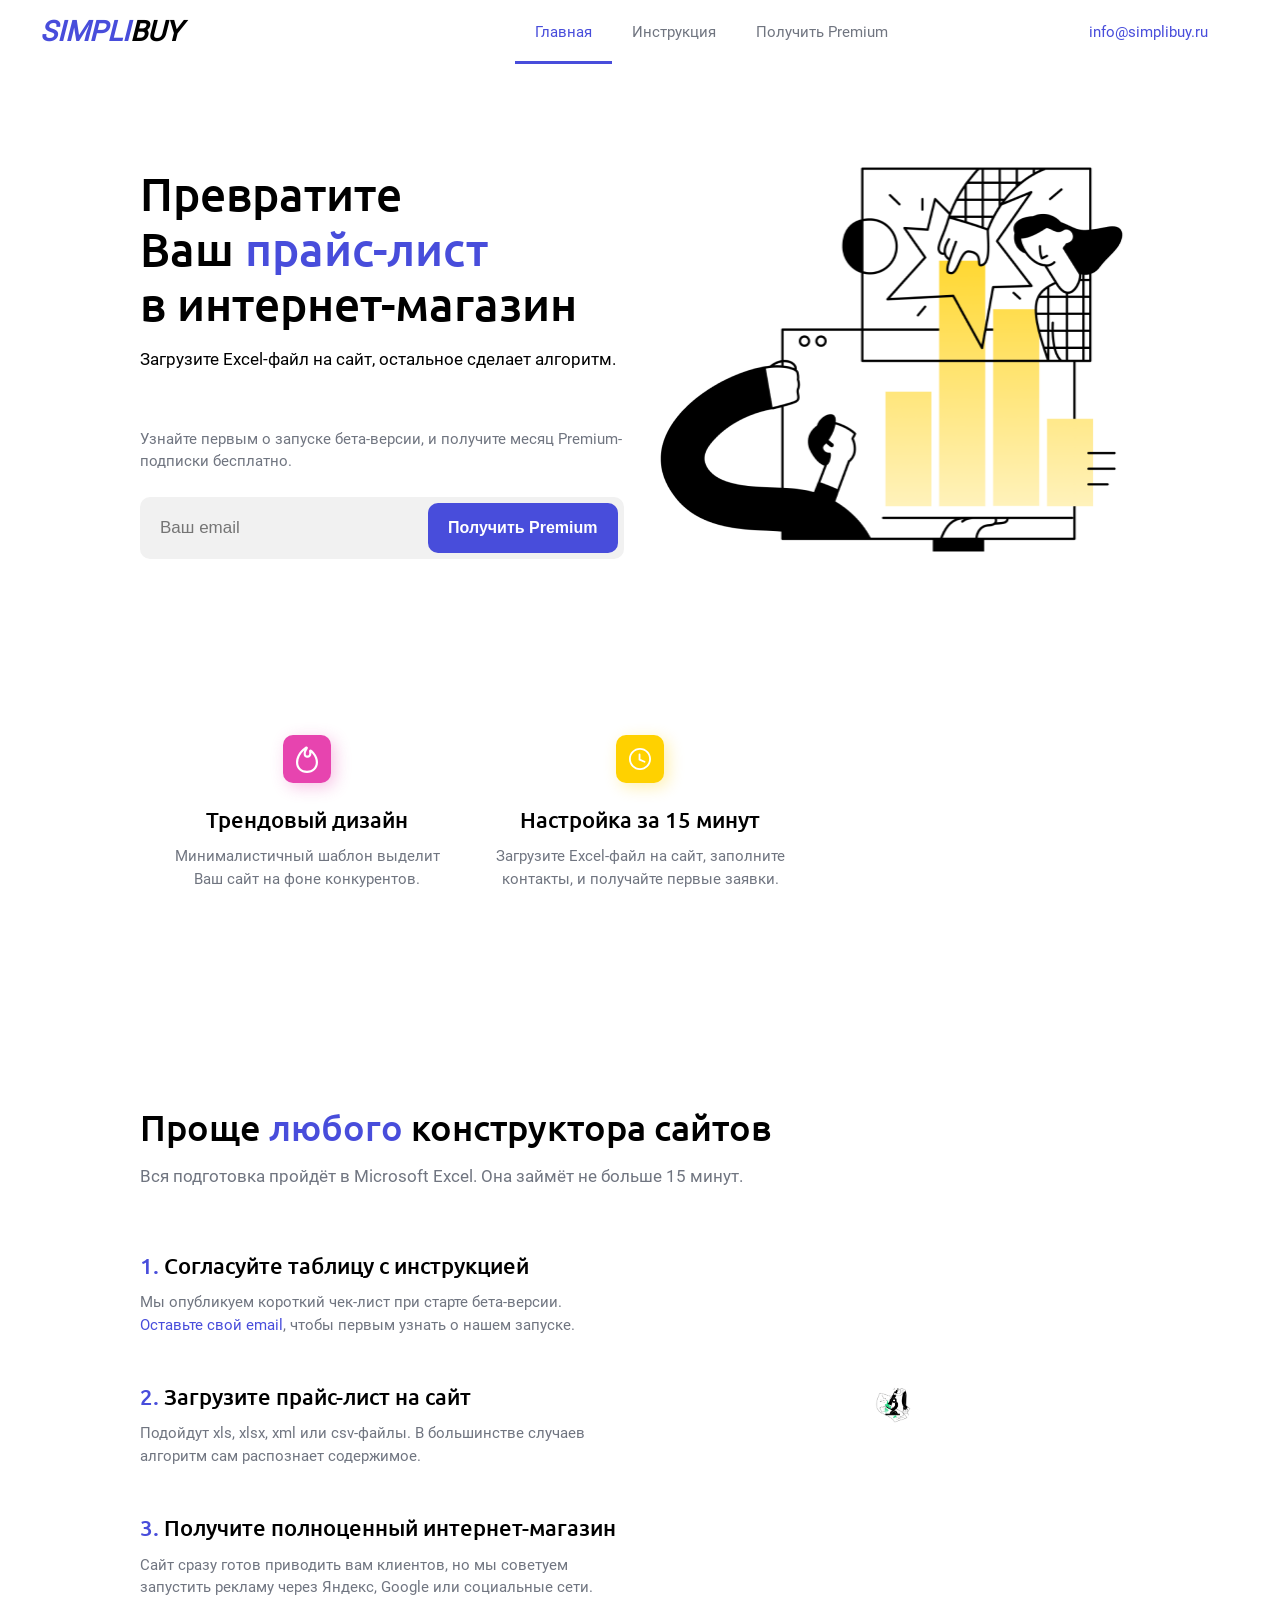
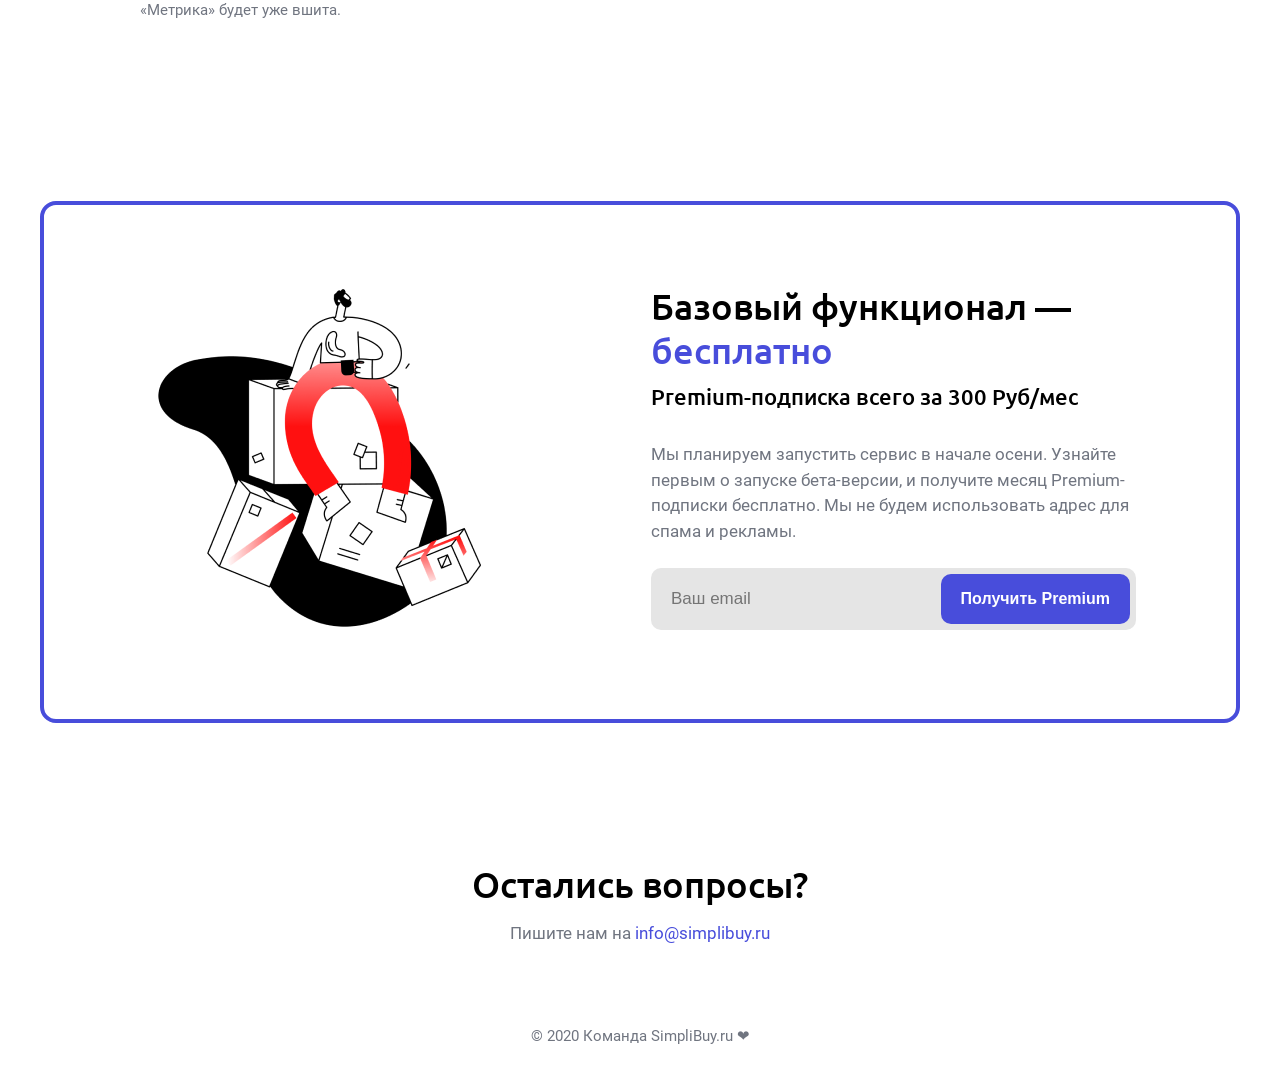
<file: sites/simplibuy/index.html>
<!DOCTYPE html>
<html lang="en">
  <head>
    <meta charset="UTF-8">
    <meta name="viewport" content="width=device-width, initial-scale=1.0">
    <title>Simplibuy</title>
    <link rel="stylesheet" href="./style.css">
  </head>
  <body>
    <header class="header / js-header">
      <div class="header__wrapper">
        <a href="/" class="header__logo">Simpli<mark>buy</mark></a>
        <div class="header__menu">
          <nav>
            <a href="#introduce" class="header__menu__item / js-menu-point">Главная</a>
            <a href="#steps" class="header__menu__item / js-menu-point">Инструкция</a>
            <a href="#get-premium" class="header__menu__item / js-menu-point">Получить Premium</a>
          </nav>
          <a href="mailto:info@simplibuy.ru" class="header__mail-link">info@simplibuy.ru</a>
        </div>
      </div>
    </header>
    <div class="mobile-menu / js-menu-mobile">
      <button class="mobile-menu__burger / js-menu-burger">
        <s></s>
        <s></s>
        <s></s>
      </button>
      <nav class="mobile-menu__list">
        <a href="#introduce" class="header__menu__item">Главная</a>
        <a href="#steps" class="header__menu__item">Инструкция</a>
        <a href="#get-premium" class="header__menu__item">Получить Premium</a>
      </nav>
    </div>
    <main>
      <section class="introduce / js-section" id="introduce">
        <div class="introduce__info">
          <h1 class="introduce__title">
            Превратите<br>
            Ваш <mark>прайс-лист</mark><br>
            в интернет-магазин<br>
          </h1>
          <span class="introduce__under-title">
            Загрузите Excel-файл на сайт, остальное сделает алгоритм.
          </span>
          <form class="get-premium-form">
            <span class="get-premium-form__caption">
              Узнайте первым о запуске бета-версии, и получите месяц Premium-подписки бесплатно.
            </span>
            <div class="get-premium-form__form-group">
              <input type="email" name="email" placeholder="Ваш email" class="get-premium-form__text-field">
              <button class="btn-default get-premium-form__button">Получить <span>Premium</span></button>
            </div>
          </form>
        </div>
        <div class="introduce__image">
          <img src="./img/introduce.png" alt="">
        </div>
      </section>
      <section class="advantages">
        <figure class="advantages__item / js-advantage">
          <u class="advantages__icon-box _fire-icon"></u>
          <h3 class="advantages__title">Трендовый дизайн</h3>
          <figcaption class="advantages__caption">
            Минималистичный шаблон выделит Ваш сайт на фоне конкурентов.
          </figcaption>
        </figure>
        <figure class="advantages__item / js-advantage">
          <u class="advantages__icon-box _clock-icon"></u>
          <h3 class="advantages__title">Настройка за 15 минут</h3>
          <figcaption class="advantages__caption">
            Загрузите Excel-файл на сайт, заполните контакты, и получайте первые заявки.
          </figcaption>
        </figure>
        <figure class="advantages__item / js-advantage">
          <u class="advantages__icon-box _search-icon"></u>
          <h3 class="advantages__title">SEO-оптимизация</h3>
          <figcaption class="advantages__caption">
            Клиенты легко найдут ваш магазин через поиск Яндекс и Google.
          </figcaption>
        </figure>
      </section>
      <section class="steps-container / js-section" id="steps">
        <h2 class="steps-container__title">Проще <mark>любого</mark> конструктора сайтов</h2>
        <span class="steps-container__under-title">
          Вся подготовка пройдёт в Microsoft Excel. Она займёт не больше 15 минут.
        </span>
        <div class="steps-container__wrapper">
          <ul class="steps">
            <li class="steps__item">
              <h3 class="steps__title">
                <mark>1.</mark>
                Согласуйте таблицу с инструкцией
              </h3>
              <span class="steps__under-title">
                Мы опубликуем короткий чек-лист при старте бета-версии. <a href="#get-premium">Оставьте свой email</a>, чтобы первым узнать о нашем запуске.
              </span>
            </li>
            <li class="steps__item">
              <h3 class="steps__title">
                <mark>2.</mark>
                Загрузите прайс-лист на сайт
              </h3>
              <span class="steps__under-title">
                Подойдут xls, xlsx, xml или csv-файлы. В большинстве случаев алгоритм сам распознает содержимое.
              </span>
            </li>
            <li class="steps__item">
              <h3 class="steps__title">
                <mark>3.</mark>
                Получите полноценный интернет-магазин
              </h3>
              <span class="steps__under-title">
                Сайт сразу готов приводить вам клиентов, но мы советуем запустить рекламу через Яндекс, Google или социальные сети. «Метрика» будет уже вшита.
              </span>
            </li>
          </ul>
          <div class="steps-container__image">
            <img src="./img/look-steps.png" class="scalable / js-scalable">
          </div>
        </div>
      </section>
    </main>
    <footer class="footer / js-section" id="get-premium">
      <section class="bottom-premium">
        <div class="bottom-premium__image">
          <img src="./img/basic-func.png">
        </div>
        <div class="bottom-premium__info">
          <h2 class="bottom-premium__title">Базовый функционал — <mark>бесплатно</mark></h2>
          <h3 class="bottom-premium__under-title">
            Premium-подписка всего за 300 Руб/мес
          </h3>
          <div class="bottom-premium__image _mobile">
            <img src="./img/basic-func.png">
          </div>
          <form class="get-premium-form _bottom">
            <span class="get-premium-form__caption">
              Мы планируем запустить сервис в начале осени.
              Узнайте первым о запуске бета-версии, и получите месяц Premium-подписки бесплатно.
              Мы не будем использовать адрес для спама и рекламы.
            </span>
            <div class="get-premium-form__form-group">
              <input type="email" name="email" placeholder="Ваш email" class="get-premium-form__text-field">
              <button class="btn-default get-premium-form__button">Получить <span>Premium</span></button>
            </div>
          </form>
        </div>
      </section>
      <section class="site-info">
        <h2 class="site-info__title">Остались вопросы?</h2>
        <span class="site-info__under-title">Пишите нам на <a href="mailto:info@simplibuy.ru">info@simplibuy.ru</a></span>
        <span class="site-info__copywrite">© 2020 Команда SimpliBuy.ru ❤</span>
      </section>
    </footer>

    <script src="./scripts/index.js" type="module"></script>
  </body>
</html>
</file>
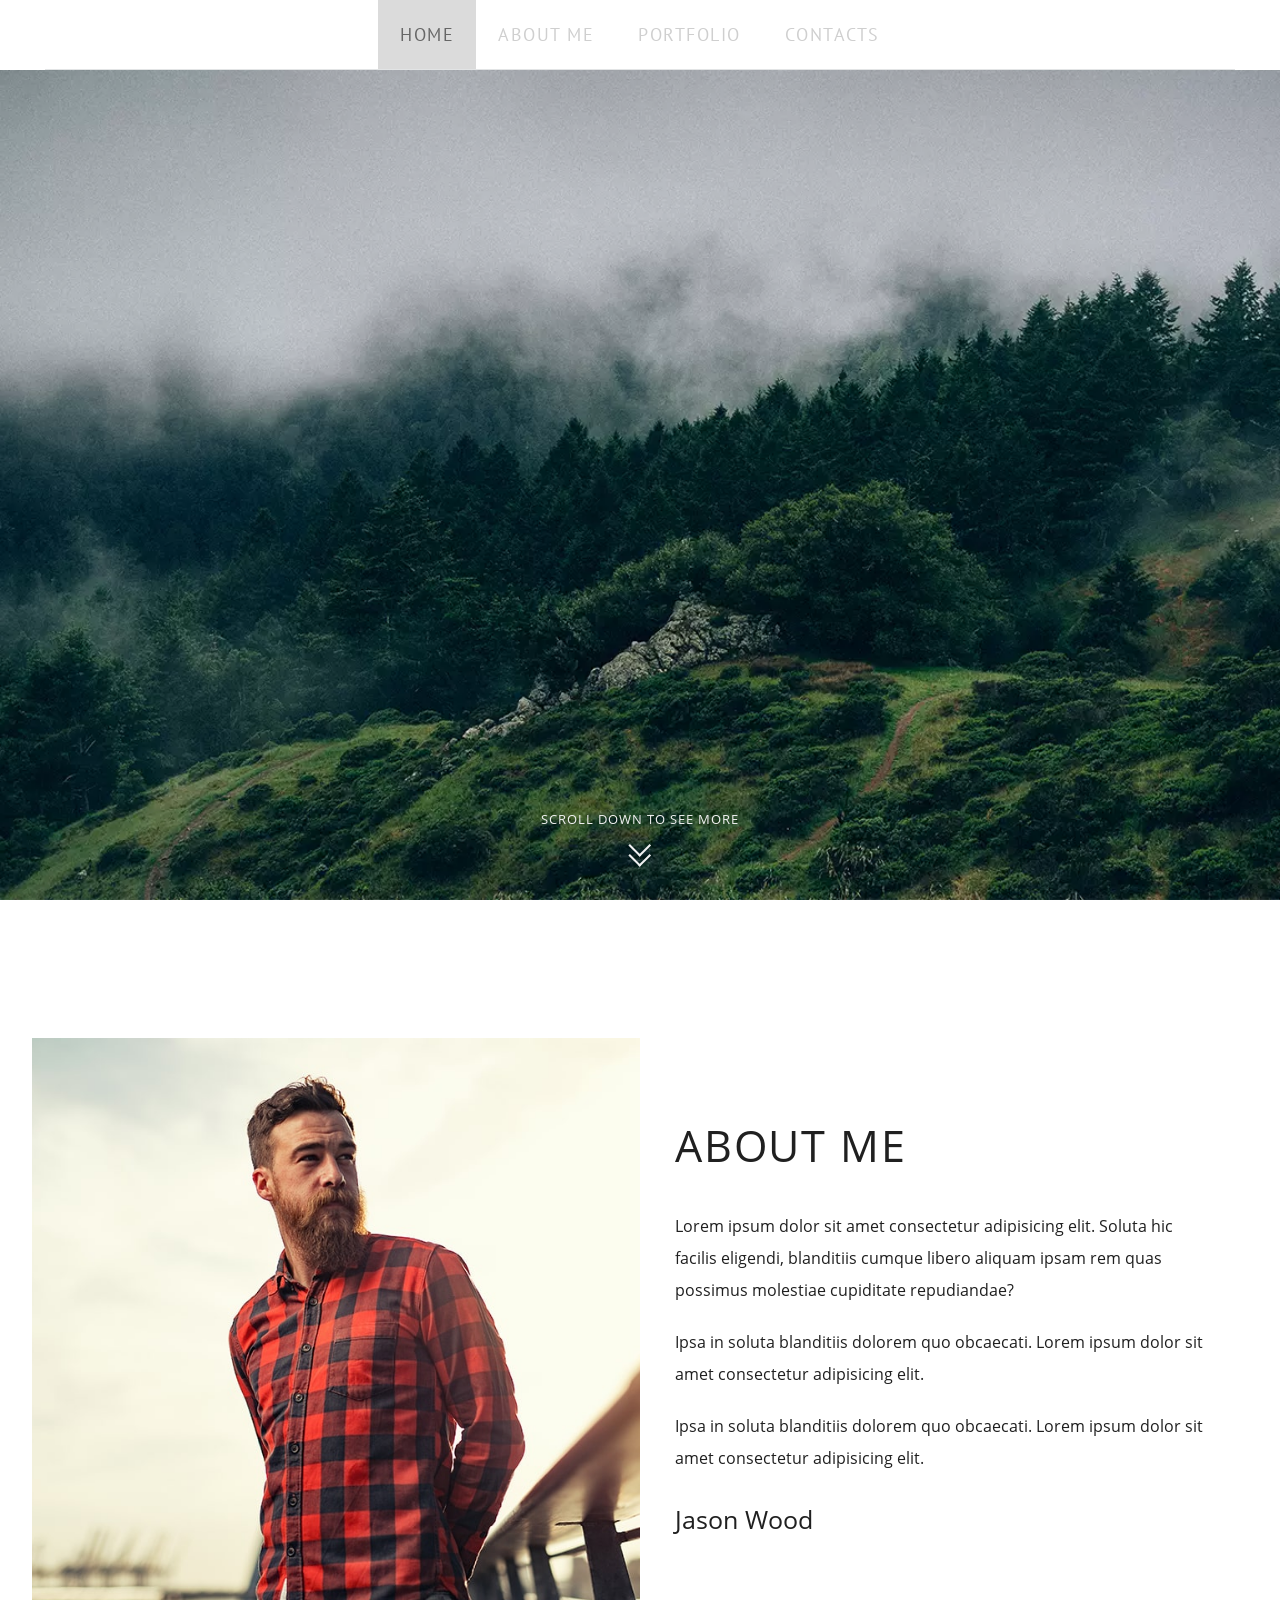
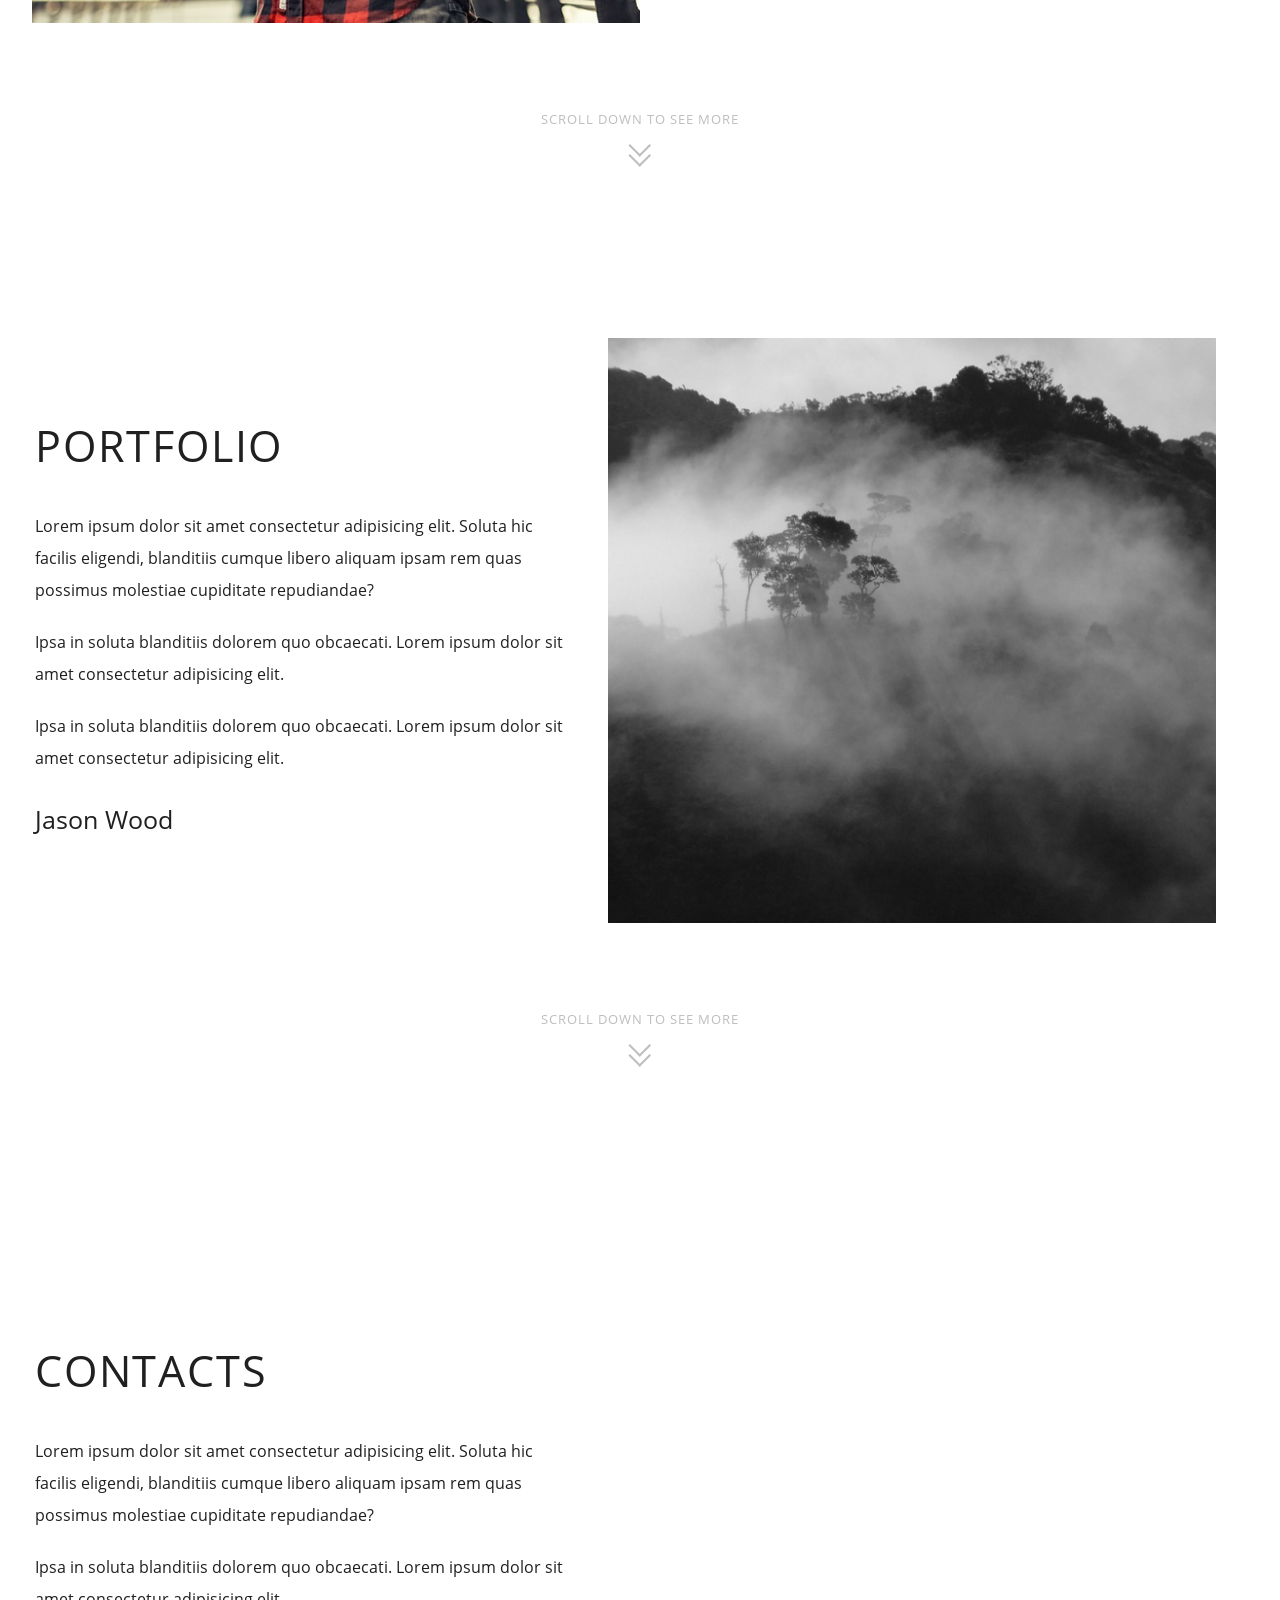
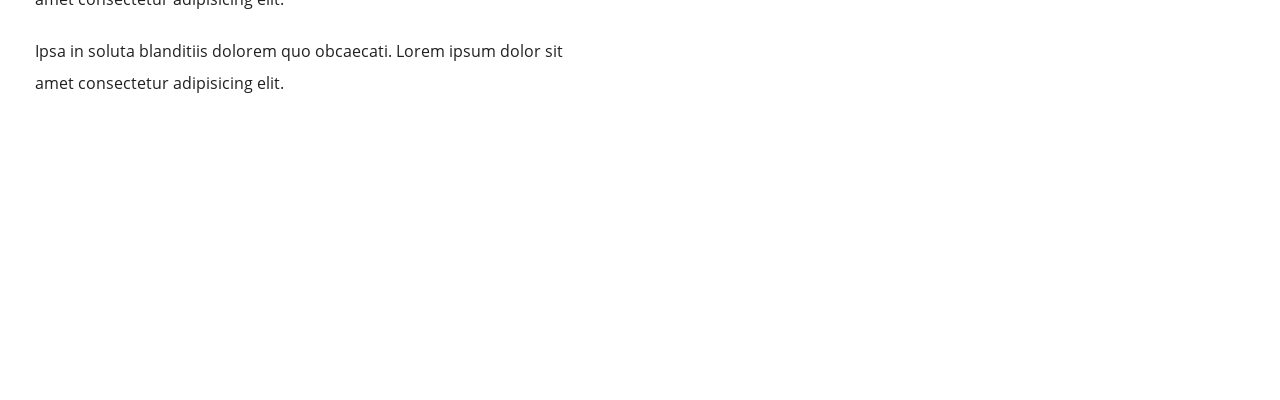
<file: sites/slidePages/index.html>
<!DOCTYPE html>
<html lang="en">
<head>
  <meta charset="UTF-8">
  <meta name="viewport" content="width=device-width, user-scalable=no">
  <title>Middle</title>
  <link rel="stylesheet" type="text/css" href="./styles.css">
</head>
<body>
  <header>
    <div class="container">
      <button class="toggleMenu">
        <u>8</u>
        MENU
      </button>
      <nav class="mainMenu">
        <li><a href="#" data-id="0">Home</a></li>
        <li><a href="#" data-id="1">About me</a></li>
        <li><a href="#" data-id="2">Portfolio</a></li>
        <li><a href="#" data-id="3">Contacts</a></li>
      </nav>
    </div>
  </header>
  <section class="fullScreen forest">
    <div class="fullScreen__overlay"></div>
  </section>
  <div class="scroll-prompt">
    <button>scroll down to see more</button>
  </div>
  <main>
    <section class="fullScreen about">
      <figure>
        <div class="img-wrapper">
          <img src="./img/man.jpg" alt="">
        </div>
        <figcaption>
          <h2>About me</h2>
          <blockquote>
            <p>
              Lorem ipsum dolor sit amet consectetur adipisicing elit. Soluta hic facilis eligendi,
              blanditiis cumque libero aliquam ipsam rem quas possimus molestiae cupiditate repudiandae?
            </p>
            <p>
              Ipsa in soluta blanditiis dolorem quo obcaecati.
              Lorem ipsum dolor sit amet consectetur adipisicing elit.
            </p>
            <p>
              Ipsa in soluta blanditiis dolorem quo obcaecati.
              Lorem ipsum dolor sit amet consectetur adipisicing elit.
            </p>
            <cite>Jason Wood</cite>
          </blockquote>
        </figcaption>
      </figure>
      <div class="fullScreen__overlay"></div>
    </section>
    <div class="scroll-prompt scroll-prompt_gray">
      <button>scroll down to see more</button>
    </div>
    <section class="fullScreen portfolio">
      <figure>
        <figcaption>
          <h2>PORTFOLIO</h2>
          <blockquote>
            <p>
              Lorem ipsum dolor sit amet consectetur adipisicing elit. Soluta hic facilis eligendi,
              blanditiis cumque libero aliquam ipsam rem quas possimus molestiae cupiditate repudiandae?
            </p>
            <p>
              Ipsa in soluta blanditiis dolorem quo obcaecati.
              Lorem ipsum dolor sit amet consectetur adipisicing elit.
            </p>
            <p>
              Ipsa in soluta blanditiis dolorem quo obcaecati.
              Lorem ipsum dolor sit amet consectetur adipisicing elit.
            </p>
            <cite>Jason Wood</cite>
          </blockquote>
        </figcaption>
        <div class="img-wrapper">
          <img src="./img/forest.jpg" alt="">
        </div>
      </figure>
      <div class="fullScreen__overlay"></div>
    </section>
    <div class="scroll-prompt scroll-prompt_gray">
      <button>scroll down to see more</button>
    </div>
    <section class="fullScreen contacts">
      <figure>
        <figcaption>
          <h2>CONTACTS</h2>
          <blockquote>
            <p>
              Lorem ipsum dolor sit amet consectetur adipisicing elit. Soluta hic facilis eligendi,
              blanditiis cumque libero aliquam ipsam rem quas possimus molestiae cupiditate repudiandae?
            </p>
            <p>
              Ipsa in soluta blanditiis dolorem quo obcaecati.
              Lorem ipsum dolor sit amet consectetur adipisicing elit.
            </p>
            <p>
              Ipsa in soluta blanditiis dolorem quo obcaecati.
              Lorem ipsum dolor sit amet consectetur adipisicing elit.
            </p>
          </blockquote>
        </figcaption>
      </figure>
      <div class="fullScreen__overlay"></div>
    </section>
  </main>
  <script src="./js/main.js"></script>
</body>
</html>
</file>
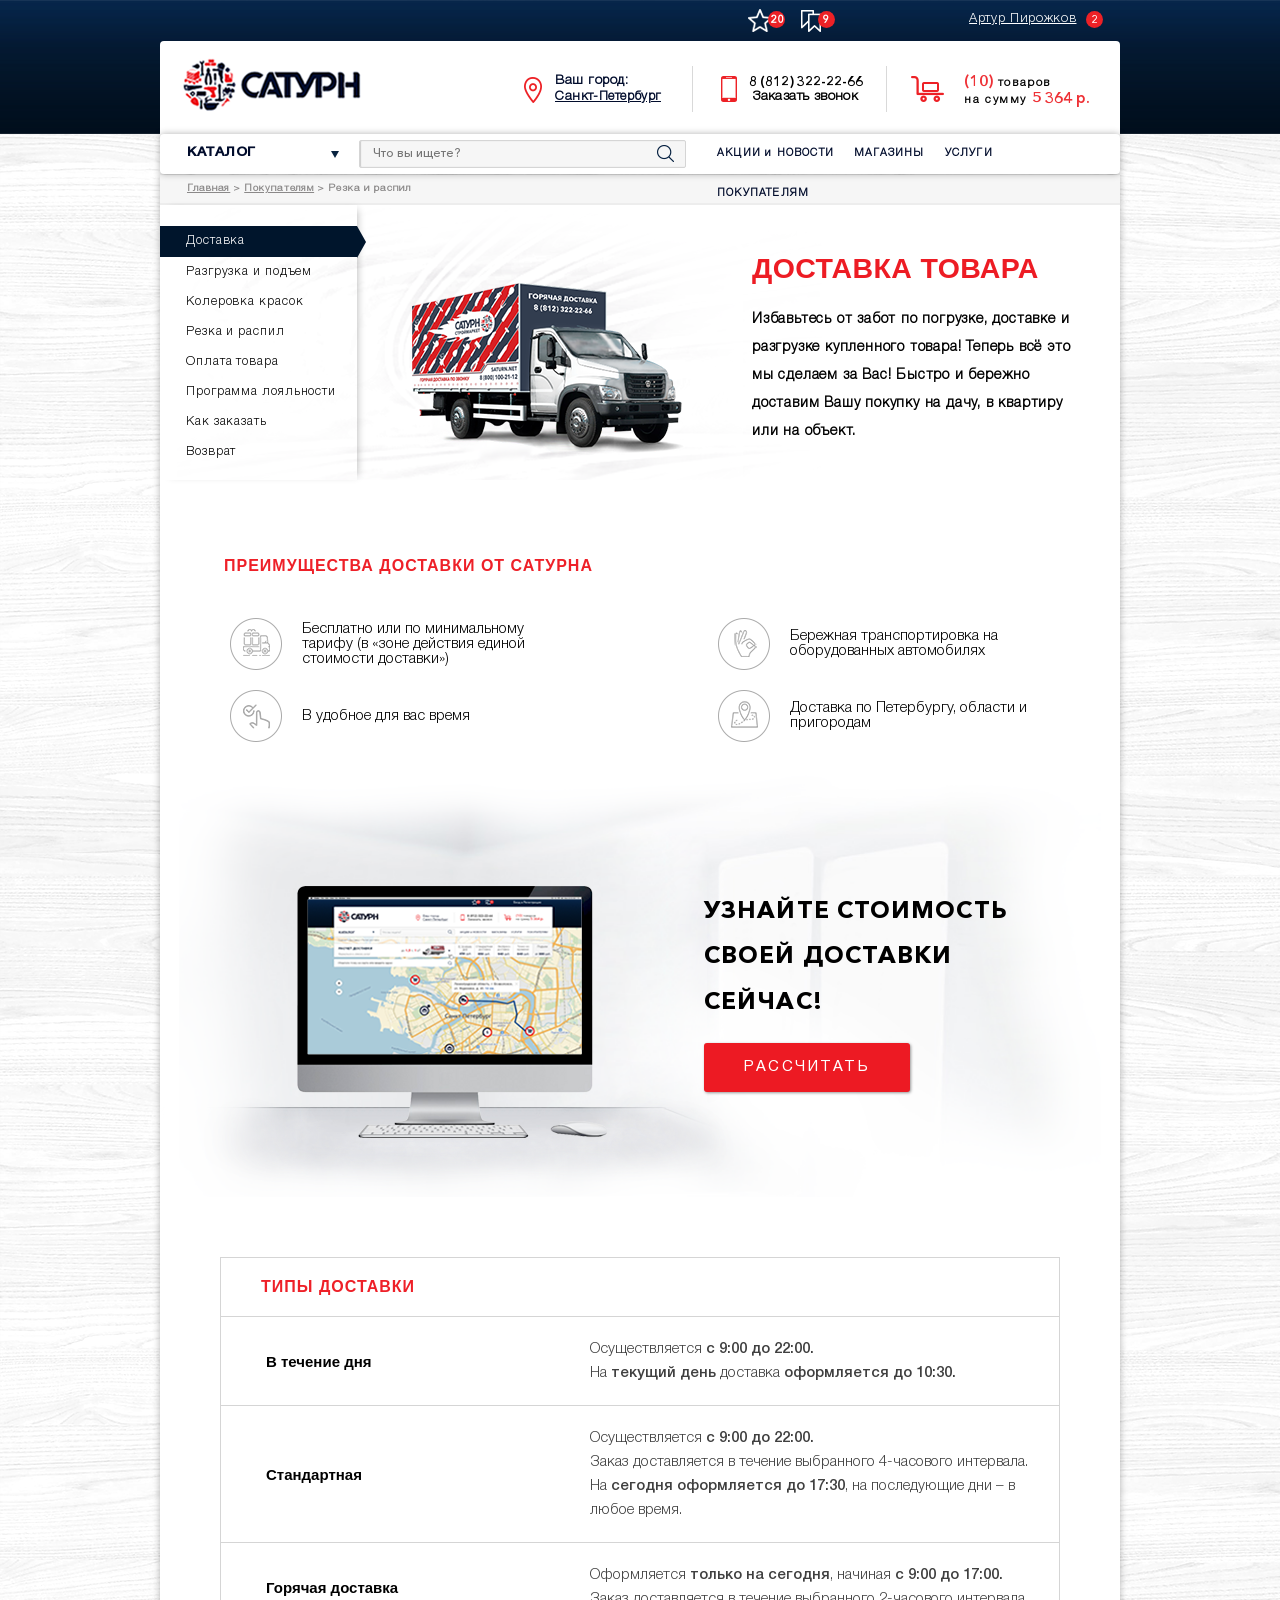
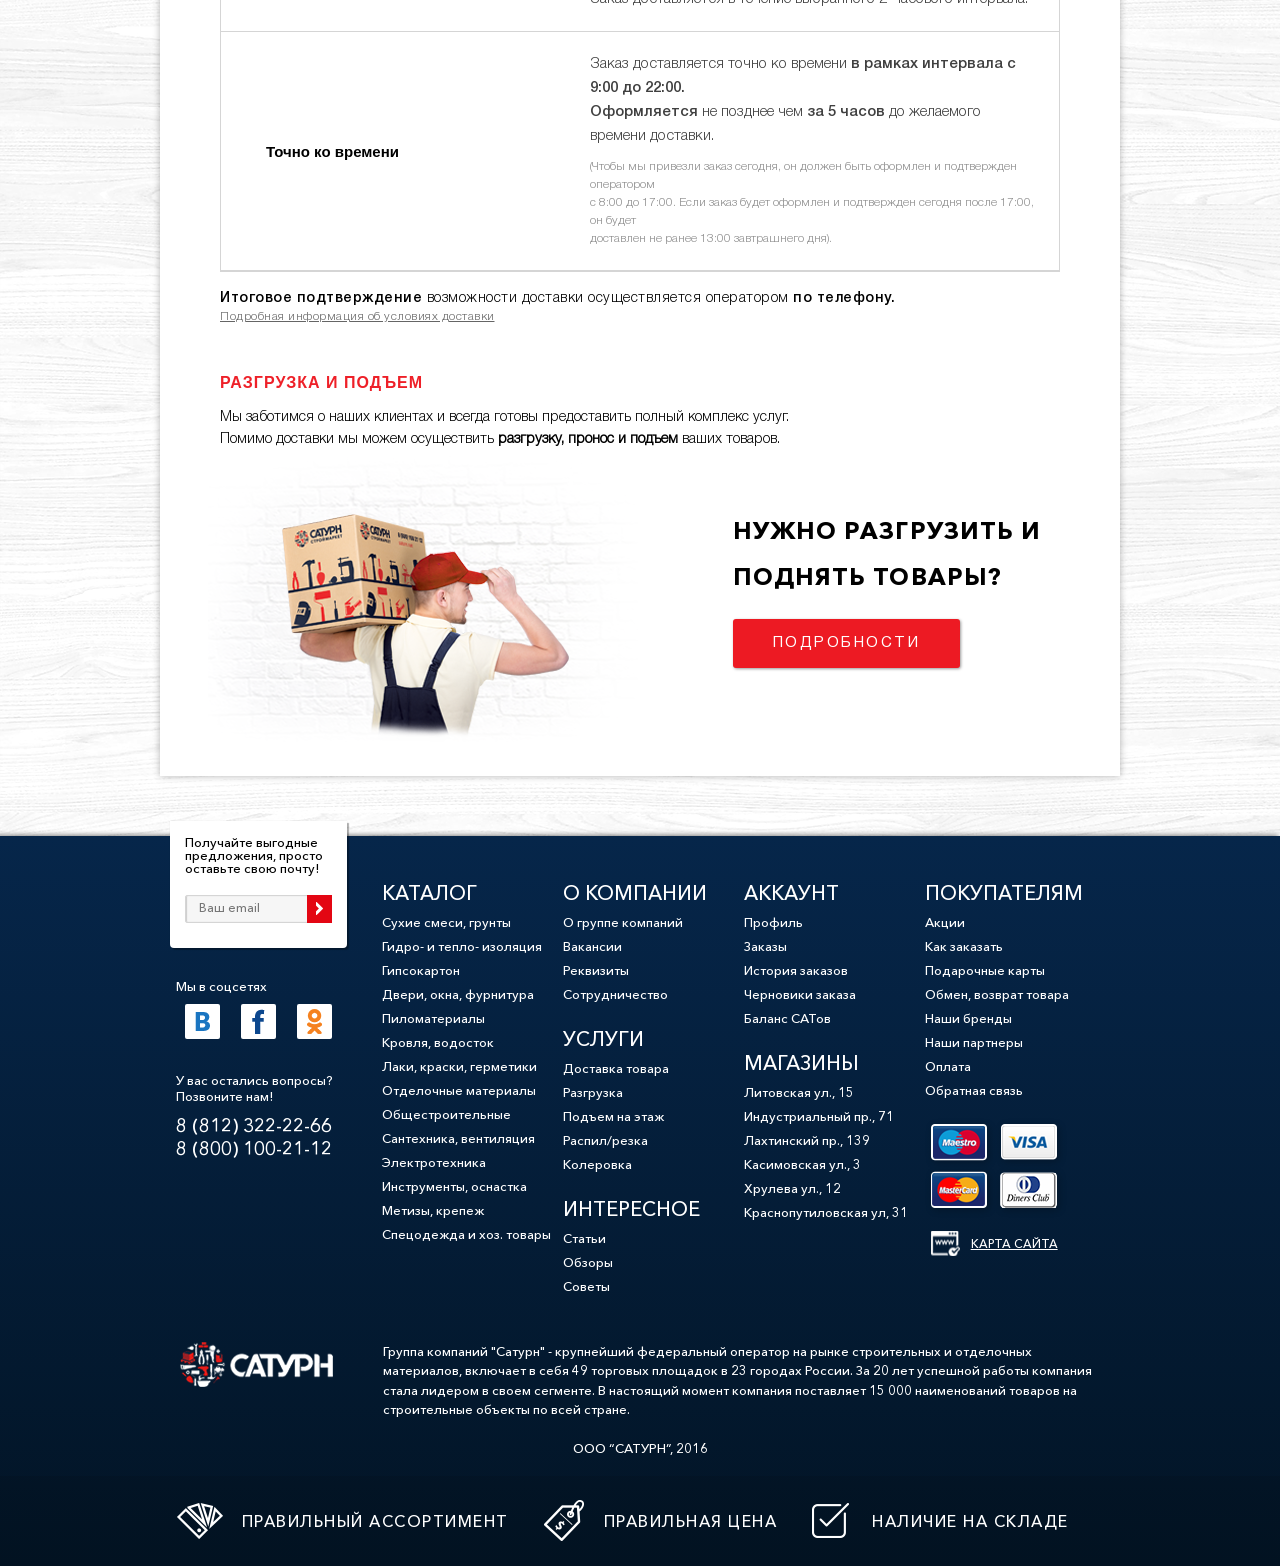
<file: sites/test_saturn/index.html>
<!DOCTYPE html>
<html lang="en">
<head>
    <meta charset="UTF-8">
    <meta name="viewport" content="width=device-width, initial-scale=1.0">
    <meta http-equiv="X-UA-Compatible" content="ie=edge">
    <title>Saturn</title>
    <link rel="stylesheet" type="text/css" href="style.css">
</head>
<body>
    <header>
        <section class="userPanel">
            <div class="userPanel__checkMarks">
                <a href="#starmark" class="starMark">
                    <div class="userPanel__ico userPanel__ico_newEvent">20</div>
                </a>
                <a href="#bookmark" class="bookMark">
                    <div class="userPanel__ico userPanel__ico_newEvent">9</div>
                </a>
            </div>
            
            <div class="userPanel__userName">
                <a href="#profile">
                    Артур Пирожков
                    <div class="userPanel__ico userPanel__ico_newEvent">2</div>
                </a>
            </div>
            <!--[Adaptive Phone]-->
            <div class="userPanel__adaptivePhone">
                <a href="tel:+78123222266">8 (812) 322-22-66</a>
            </div>
            <!--[/Adaptive Phone]-->
        </section>
        
        <section class="topInfoBar">
            <div class="topInfoBar__logo">
                <a href="#home"><img src="img/logo.png" width="100%" alt="logo"></a>
            </div>

            <!--[Adaptive Menu]-->
            <div class="topInfoBar__burger">
                <a href="#showmenu"></a>
            </div>
            <!--[/Adaptive Menu]-->

            <div class="topInfoBar__city">
                <div class="container">
                    <span>Ваш город:</span>
                    <a href="#changecity">Санкт-Петербург</a>
                </div>
            </div>

            <div class="topInfoBar__phone">
                <div class="container">
                    <a href="tel:+78123222266">
                    <b>8 (812) 322-22-66</b>
                    <span>Заказать звонок</span>
                    </a>
                </div>
            </div>

            <div class="topInfoBar__basket">
                <div class="container">
                    <a href="#basket" class="desktop">
                        <span>(10)</span> товаров<br>
                        на сумму <span>5 364 р.</span>
                    </a>
                    <!--[Adaptive Basket]-->
                    <a href="#basket" class="mobile">
                        <div class="userPanel__ico_newEvent">2</div>
                    </a>
                    <!--[/Adaptive Basket]-->
                </div>
            </div>
        </section>

        <section class="underBar">
            <div class="underBar__catalog">
                <a href="#catalog">КАТАЛОГ</a>
            </div>

            <div class="underBar__search">
                <input type="text" name="searchText" placeholder="Что вы ищете?">
                <input type="submit" name="searchBtn" value="">
            </div>

            <nav class="underBar__navbar">
                <ul>
                    <li><a href="#">АКЦИИ и НОВОСТИ</a></li>
                    <li><a href="#">МАГАЗИНЫ</a></li>
                    <li><a href="#">УСЛУГИ</a></li>
                    <li><a href="#">ПОКУПАТЕЛЯМ</a></li>
                </ul>
            </nav>
        </section>
    </header>

    <main>
        <div class="navLine">
            <div class="container">
                <!--[Adaptive Back Arrow]-->
                <a href="#goback" class="backArrow"></a>
                <!--[/Adaptive Back Arrow]-->
                <ul>
                    <li><a href="#home">Главная</a></li>
                    <li><a href="#buyers">Покупателям</a></li>
                    <li>Резка и распил</li>
                </ul>
            </div>
        </div>

        <section class="infoBox desktop">
            <ul class="infoBox__select">
                <li><a href="#" class="active">Доставка</a></li>
                <li><a href="#">Разгрузка и подъем</a></li>
                <li><a href="#">Колеровка красок</a></li>
                <li><a href="#">Резка и распил</a></li>
                <li><a href="#">Оплата товара</a></li>
                <li><a href="#">Программа лояльности</a></li>
                <li><a href="#">Как заказать</a></li>
                <li><a href="#">Возврат</a></li>
            </ul>
            <div class="infoBox__info">
                <figure>
                    <div class="imageZone">
                        <img src="img/gazon.png" alt="Грузовик">
                    </div>
                    <figcaption>
                        <h1>ДОСТАВКА ТОВАРА</h1>
                        Избавьтесь от забот по погрузке, доставке
                        и разгрузке купленного товара! Теперь всё
                        это мы сделаем за Вас!  Быстро и бережно
                        доставим Вашу покупку на дачу, в квартиру
                        или на объект. 
                    </figcaption>
                </figure>
            </div>
        </section>

        <!--[Adaptive Delivery]-->
        <section class="deliveryInfo">
            <h2>ДОСТАВКА</h2>

            <div class="container">
                <p>
                    Если ваш адрес входит в «Зону действия единой стоимости доставки» (ЗЕСД), отмеченную <a href="#">на карте</a> зеленым цветом, в зависимости от суммы покупки мы доставим товар бесплатно или по фиксированной цене.
                </p>
                <p>
                    При сумме заказа от 20 000 руб. стандартная доставка в пределах ЗЕСД осуществляется БЕСПЛАТНО.
                </p>
                <p>
                    Если сумма вашего заказа не превышает 20 000 руб., то стоимость стандартной доставки в ЗЕСД - <a href="#">фиксирована и зависит от типа транспортного средства</a>
                </p>
                <p>
                    Если ваш адрес не входит в ЗЕСД, то узнать стоимость вы можете в разделе <a href="#">"Расчет стоимости доставки"</a>, а также по телефонам 8 (812) 322-22-66 или 8 (800) 100-21-12.
                </p>
                <p>
                    В случае если размеры материалов превышают габаритные размеры заказываемого автомобиля – их необходимо предварительно <a href="#">распилить (разрезать)</a>
                </p>
            </div>
        </section>
        <!--[/Adaptive Delivery]-->
        
        <section class="advantages">
            <div class="headText">
                <h2>ПРЕИМУЩЕСТВА ДОСТАВКИ ОТ САТУРНА</h2>
            </div>

            <div class="container">
                <article class="advantages__tariff">
                    Бесплатно или по минимальному тарифу (в «зоне действия единой стоимости доставки»)
                </article>
                <article class="advantages__careful">
                    Бережная транспортировка на оборудованных автомобилях
                </article>
                <article class="advantages__comfortTime">
                    В удобное для вас время
                </article>
                <article class="advantages__delivery">
                    Доставка по Петербургу, области и пригородам
                </article> 
            </div>
        </section>

        <section class="wideBlock calcCost">
            <figure>
                <div class="imageZone">
                    <img src="img/iMac.png" class="desktop" alt="Посчитать стоимость">
                    
                    <!--[Adaptive Image]-->
                    <img src="img/gazon.png" class="mobile" alt="Посчитать стоимость">
                    <!--[/Adaptive Image]-->
                </div>
                <figcaption>
                    <h1>Узнайте стоимость<br>своей доставки сейчас!</h1>
                    <a href="#gocalc" class="redBtn">Рассчитать</a>
                </figcaption>
            </figure>
        </section>

        <section class="deliveryTypes">
            <div class="container">
                <div class="headText">
                    <h2>Типы доставки</h2>
                </div>

                <div class="item">
                    <div class="item__title">В течение дня</div>
                    <div class="item__text">
                        Осуществляется <b>с 9:00 до 22:00.</b><br>
                        На <b>текущий день</b> доставка <b>оформляется до 10:30.</b>
                    </div>
                </div>
                <div class="item">
                    <div class="item__title">Стандартная</div>
                    <div class="item__text">
                        Осуществляется <b>с 9:00 до 22:00.</b><br>
                        Заказ доставляется в течение выбранного 4-часового интервала.<br>
                        На <b>сегодня оформляется до 17:30</b>, на последующие дни – в любое время.
                    </div>
                </div>
                <div class="item">
                    <div class="item__title">Горячая доставка</div>
                    <div class="item__text">
                        Оформляется <b>только на сегодня</b>, начиная <b>с 9:00 до 17:00.</b> 
                        Заказ доставляется в течение выбранного 2-часового интервала.
                    </div>
                </div>
                <div class="item">
                    <div class="item__title">Точно ко времени</div>
                    <div class="item__text">
                        Заказ доставляется точно ко времени <b>в рамках интервала с 9:00 до 22:00.</b><br>
                        <b>Оформляется</b> не позднее чем <b>за 5 часов</b> до желаемого времени доставки.<br>
                        <span>
                            (Чтобы мы привезли заказ сегодня, он должен быть оформлен и подтвержден оператором<br>
                            с 8:00 до 17:00. Если заказ будет оформлен и подтвержден сегодня после 17:00, он будет <br>
                            доставлен не ранее 13:00 завтрашнего дня).
                        </span>
                    </div>
                </div>
            </div>

            <div class="underTypes">
                <b>Итоговое подтверждение</b> возможности доставки осуществляется оператором <b>по телефону.</b>
                <a href="#moreinfo">Подробная информация об условиях доставки</a>
            </div>
        </section>

        <section class="wideBlock loaderMan">
            <div class="headText">
                <h2>Разгрузка и подъем</h2>
                <span>
                    Мы заботимся о наших клиентах и всегда готовы предоставить полный комплекс услуг.<br>
                    Помимо доставки мы можем осуществить <b>разгрузку, пронос и подъем</b> ваших товаров.
                </span>
            </div>

            <figure>
                <div class="imageZone">
                    <img src="img/loaderMan.png" alt="Грузчик">
                </div>
                <figcaption>
                    <h1>Нужно разгрузить и поднять товары?</h1>
                    <a href="#loadermore" class="redBtn">Подробности</a>
                </figcaption>
            </figure>
        </section>

        <!--[Adaptive Slider]-->
        <section class="infoBox mobile">
            <h3>Другие услуги</h3>
            <div class="infoBox__slider">
                <figure>
                    <a href="#">
                        <img src="img/slider/gazon.png" alt="Доставка">
                        <figcaption>Доставка</figcaption>
                    </a>
                </figure>
                <figure>
                    <a href="#">
                        <img src="img/slider/razgruz.png" alt="Разгрузка и подъем">
                        <figcaption>Разгрузка и подъем</figcaption>
                    </a>
                </figure>
                <figure>
                    <a href="#">
                        <img src="img/slider/oplata.png" alt="Оплата">
                        <figcaption>Оплата</figcaption>
                    </a>
                </figure>
                <figure>
                <a href="#">
                    <img src="img/slider/rezka.png" alt="Резка и распил">
                    <figcaption>Резка и распил</figcaption>
                </a>
                </figure>
                <figure>
                    <a href="#">
                        <img src="img/slider/vozvrat.png" alt="Возврат">
                        <figcaption>Возврат</figcaption>
                    </a>
                </figure>
            </div>
        </section>
        <!--[/Adaptive Slider]-->
    </main>

    <footer>
        <!--[Desktop Footer]-->
        <div class="container">
            <div class="contactPlace">
                <div class="mailForm">
                    <span>
                        Получайте выгодные 
                        предложения, просто
                        оставьте свою почту!
                    </span>
                    <form action="">
                        <input type="text" placeholder="Ваш email">
                        <input type="submit" value="">
                    </form>
                </div>
                <div class="socialContacts">
                    <div class="socialContacts__links">
                        <span>Мы в соцсетях</span>
                        <a href="#vk" class="vk"></a>
                        <a href="#fb" class="fb"></a>
                        <a href="#ok" class="ok"></a> 
                    </div>
                    <div class="socialContacts__phone">
                        <span>
                            У вас остались вопросы?<br>
                            Позвоните нам!
                        </span>
                        <ul>
                            <li><a href="tel:+78123222266">8 (812) 322-22-66</a></li>
                            <li><a href="tel:+78001002112">8 (800) 100-21-12</a></li>
                        </ul>
                    </div>
                </div>
            </div>

            <div class="navLinks">
                <div class="col">
                    <ul>
                            <h1>КАТАЛОГ</h1>
                            <li><a href="#">Сухие смеси, грунты</a></li>
                            <li><a href="#">Гидро- и тепло- изоляция</a></li>
                            <li><a href="#">Гипсокартон</a></li>
                            <li><a href="#">Двери, окна, фурнитура</a></li>
                            <li><a href="#">Пиломатериалы</a></li>
                            <li><a href="#">Кровля, водосток</a></li>
                            <li><a href="#">Лаки, краски, герметики</a></li>
                            <li><a href="#">Отделочные материалы</a></li>
                            <li><a href="#">Общестроительные</a></li>
                            <li><a href="#">Сантехника, вентиляция</a></li>
                            <li><a href="#">Электротехника</a></li>
                            <li><a href="#">Инструменты, оснастка</a></li>
                            <li><a href="#">Метизы, крепеж</a></li>
                            <li><a href="#">Спецодежда и хоз. товары</a></li>
                        </ul>
                </div>
                <div class="col">
                    <ul>
                        <h1>О КОМПАНИИ</h1>
                        <li><a href="#">О группе компаний</a></li>
                        <li><a href="#">Вакансии</a></li>
                        <li><a href="#">Реквизиты</a></li>
                        <li><a href="#">Сотрудничество</a></li>
                    </ul>
                    <ul>
                        <h1>УСЛУГИ</h1>
                        <li><a href="#">Доставка товара</a></li>
                        <li><a href="#">Разгрузка</a></li>
                        <li><a href="#">Подъем на этаж</a></li>
                        <li><a href="#">Распил/резка</a></li>
                        <li><a href="#">Колеровка</a></li>
                    </ul>
                    <ul>
                        <h1>ИНТЕРЕСНОЕ</h1>
                        <li><a href="#">Статьи</a></li>
                        <li><a href="#">Обзоры</a></li>
                        <li><a href="#">Советы</a></li>
                    </ul>
                </div>
                <div class="col">
                    <ul>
                        <h1>АККАУНТ</h1>
                        <li><a href="#">Профиль</a></li>
                        <li><a href="#">Заказы</a></li>
                        <li><a href="#">История заказов</a></li>
                        <li><a href="#">Черновики заказа</a></li>
                        <li><a href="#">Баланс САТов</a></li>
                    </ul>
                    <ul>
                        <h1>МАГАЗИНЫ</h1>
                        <li><a href="#">Литовская ул., 15</a></li>
                        <li><a href="#">Индустриальный пр., 71</a></li>
                        <li><a href="#">Лахтинский пр., 139</a></li>
                        <li><a href="#">Касимовская ул., 3</a></li>
                        <li><a href="#">Хрулева ул., 12</a></li>
                        <li><a href="#">Краснопутиловская ул, 31</a></li>
                    </ul>
                </div>
                <div class="col">
                    <ul>
                        <h1>ПОКУПАТЕЛЯМ</h1>
                        <li><a href="#">Акции</a></li>
                        <li><a href="#">Как заказать</a></li>
                        <li><a href="#">Подарочные карты</a></li>
                        <li><a href="#">Обмен, возврат товара</a></li>
                        <li><a href="#">Наши бренды</a></li>
                        <li><a href="#">Наши партнеры</a></li>
                        <li><a href="#">Оплата</a></li>
                        <li><a href="#">Обратная связь</a></li>
                    </ul>

                    <div class="navLinks__payment">
                        <img src="img/payments_method.png" alt="Способы оплаты">
                        <a href="#sitemap" class="siteMap">КАРТА САЙТА</a>
                    </div>
                </div>
            </div>
        </div>

        <div class="container second">
            <figure class="saturnInfo">
                <img src="img/logo_footer.png" alt="Логотип Сатурн">
                <figcaption>
                    Группа компаний "Сатурн" - крупнейший федеральный оператор на рынке строительных и отделочных материалов, 
                    включает в себя 49 торговых площадок в 23 городах России. За 20 лет успешной работы компания стала лидером в 
                    своем сегменте. В настоящий момент компания поставляет 15 000 наименований товаров на строительные объекты 
                    по всей стране.
                </figcaption>
            </figure>
        </div>

        <span class="copyright">ООО “САТУРН”, 2016</span>

        <div class="advantages">
            <div class="advantages__item advantages__item_range">ПРАВИЛЬНЫЙ АССОРТИМЕНТ</div>
            <div class="advantages__item advantages__item_cost">ПРАВИЛЬНАЯ ЦЕНА</div>
            <div class="advantages__item advantages__item_availability">НАЛИЧИЕ НА СКЛАДЕ</div>
        </div>
        <!--[/Desktop Footer]-->

        <!--[Adaptive Footer]-->
        <div class="mobile">
            <a href="#paymentcard" class="paymentCard">Оплата заказа картой</a>
            <div class="mobile__minInfo">
                <ul>
                    <li><a href="tel:+78123222266">8 (812) 322-22-66</a></li>
                    <li><a href="#citychange">Санкт-Петербург</a></li>
                </ul>
                <ul>
                    <li><a href="#feedback">Обратная связь</a></li>
                    <li><a href="#fullscreen">Полная версия сайта</a></li>
                </ul>
            </div>
        </div>
        <!--[/Adaptive Footer]-->
    </footer>
</body>
</html>
</file>
<file: sites/areal/style.css>
* {
  font-family: Arial;
  margin: 0;
  padding: 0;
  box-sizing: border-box;
  outline: none;
}

li {
  list-style: none;
}

.container {
  padding: 0 80px;
  width: 100%;
  max-width: 1400px;
}

input[type="text"] {
  flex: 1;
  border: 2px solid #AEAFB2;
  border-radius: 4px;
  font-size: 14px;
  color: #435464;
  padding: 14px 17px;
  transition: border 300ms ease;
}

input[type="text"]:focus {
  border: 2px solid #0066FF;
}

button {
  background: #0066FF;
  color: #fff;
  border-radius: 4px;
  padding: 14px 32px;
  margin-left: 8px;
  border: 0;
  cursor: pointer;
  transition: background-color 300ms ease;
}

button:hover {
  background-color: #0059de;
}

button:active {
  box-shadow: 0 3px 4px rgba(0, 0, 0, .3) inset;
}

form input[type="checkbox"] {
  display: none;
}

form label {
  display: flex;
  align-items: center;
}

form label i {
  display: flex;
  justify-content: center;
  align-items: center;
  margin-right: 16px;
  width: 20px;
  height: 20px;
  border-radius: 4px;
  border: 2px solid #0066FF;
}

form label i:after {
  content: '';
  background: url('assets/ico/checked.png') center center no-repeat;
  width: 14px;
  height: 10.42px;
  transform: rotate(45deg);
  opacity: 0;
  transition: opacity 300ms, transform 300ms;
}

form label.checked i:after {
  opacity: 1;
  transform: rotate(0deg);
}

header {
  background-color: #fff;
  position: absolute;
  top: 0;
  left: 0;
  display: flex;
  justify-content: center;
  width: 100%;
  border-bottom: 1px solid rgba(0, 0, 0, .1);
  z-index: 1;
  will-change: transform;
  transition: transform 700ms ease;
  transform: translate3d(0, -100%, 0);
}

header .container {
  height: 56px;
  display: flex;
  justify-content: space-between;
  align-items: center;
}

header a {
  display: flex;
  align-items: center;
}

.header__logo {
  transition: transform 1.5s ease;
}

.header__logo:hover {
  transform: rotateY(360deg);
}

header ul {
  display: flex;
  height: 100%;
  align-items: center;
}

header ul li {
  height: inherit;
}

header ul li a {
  padding: 8px;
  height: inherit;
  transition: background-color 300ms ease;
}

header ul li a:hover {
  background-color: #ececec;
}

main {
  display: flex;
  min-height: 100vh;
  width: 100%;
  justify-content: center;
  align-items: center;
  line-height: 100%;
  color: #435464;
  overflow-y: hidden;
}

main .container {
  margin: 30px 0;
  display: flex;
  justify-content: space-between;
}

main .container > * {
  will-change: transform, opacity;
  transition: transform 1.2s ease,
  opacity 1.2s ease-in-out;
  opacity: 0;
  transform: translate3d(0, 30%, 0);
}

.showBlock {
  opacity: 1 !important;
  transform: translate3d(0, 0, 0) !important;
}

.mainInfo {
  margin: 30px 0;
  flex-basis: 543px;
  min-width: 543px;
  display: flex;
  flex-direction: column;
  justify-content: center;
}

.mainInfo h1 {
  font-style: normal;
  font-weight: 900;
  font-size: 40px;
  line-height: 125%;
  color: #0066FF;
}

.mainInfo span {
  display: block;
  margin-top: 30px;
  font-size: 18px;
  line-height: 120%;
}

.mainInfo form {
  margin-top: 71px;
  max-width: 600px;
}

.mainInfo form > * {
  display: flex;
}

.mainInfo form label {
  font-size: 14px;
  margin-top: 19px;
}

.mainSlider {
  width: 35vw;
  margin-left: 40px;
  display: flex;
  justify-content: center;
  align-items: center;
}

.glide {
  max-width: 33em;
  width: 100%;
  margin: 40px 0;
}

.glide__wrapper {
  background: #0066FF;
  overflow: hidden;
  border-radius: 16px;

  box-shadow: 0px 1.85406px 2.21381px rgba(0, 0, 0, 0.011262),
  0px 4.45557px 5.32008px rgba(0, 0, 0, 0.0177216),
  0px 8.38944px 10.0172px rgba(0, 0, 0, 0.0229739),
  0px 14.9653px 17.869px rgba(0, 0, 0, 0.0282668),
  0px 27.991px 33.4221px rgba(0, 0, 0, 0.0349944),
  0px 67px 80px rgba(0, 0, 0, 0.05);
}

.glide__controls button {
  position: absolute;
  top: calc(50% - 20px);
  box-shadow: 0px 2px 4px rgba(0, 0, 0, 0.15);
  border-radius: 50%;
  background-color: #fff;
  width: 40px;
  height: 40px;
  margin: 0;
  padding: 0;
  transition: transform 300ms ease-out;
}

.glide__controls button::after {
  content: '';
  background: url('assets/ico/arrow.png') center center no-repeat;
  width: inherit;
  height: inherit;
  display: block;
}

.glide__controls button:last-child::after {
  transform: rotate(180deg);
}

.glide__controls button:first-child {
  left: -20px;
}

.glide__controls button:last-child {
  right: -20px;
}

.glide__controls button:first-child:hover {
  transform: translateX(-5px);
}

.glide__controls button:last-child:hover {
  transform: translateX(5px);
}

.glide img {
  width: 100%;
  display: block;
}

.glide__bullets {
  display: none;
}

@media (min-width: 1025px) and (max-width: 1200px) {
  .mainInfo {
    flex-basis: 450px;
    min-width: unset;
  }
  
  .mainInfo h1 {
    font-size: 30px;
  }

  .mainInfo span {
    font-size: 15px;
  }
}

@media (max-width: 1024px) {
  header {
    position: fixed;
  }

  main {
    height: auto;
    padding-top: 56px;
    align-items: flex-start;
  }

  main .container {
    margin: 46px 0 20px;
    flex-direction: column;
  }

  main .container > * {
    max-width: unset;
  }

  .mainInfo {
    flex-basis: unset;
    margin: 0;
    min-width: unset;
  }

  .mainInfo h1 {
    font-size: 32px;
    line-height: 125%;
  }

  .mainInfo span {
    font-size: 18px;
    line-height: 120%;
  }

  .mainInfo form {
    margin-top: 62px;
  }

  .mainSlider {
    margin-left: 0;
    width: auto;
  }

  .glide {
    max-width: 500px;
  }
}

@media (max-width: 550px) {
  .container {
    padding: 0 40px;
  }

  .mainInfo form .wrapper {
    flex-direction: column;
  }

  .mainInfo form label {
    margin-top: 0;
  }

  .mainInfo form button {
    margin: 10px 0;
  }

  .glide__controls {
    display: none;
  }

  .glide__bullets {
    display: flex;
    align-items: center;
    bottom: -23px;
  }

  .glide__bullet,
  .glide__bullet:not(.glide__bullet--active):hover {
    background: #AEAFB2;
    width: 6px;
    height: 6px;
    box-shadow: none;
    margin: 0 3px;
    transition: none;
    border: 0 !important;
  }

  .glide__bullet--active {
    background: #0066FF !important;
    width: 8px;
    height: 8px;
  }
}

@media (max-width: 400px) {
  .container {
    padding: 0 20px;
  }
}
</file>
<file: sites/avtomoe43/style.css>
html, body {
	font-family: 'PT Sans Narrow', sans-serif;
}

body {
	background:url('img/header_bg.png') top center no-repeat;
}

h1, h2, h3 {
	margin:0px;
	font-weight:bold;
	color:#000;
}

h1 {
	margin-bottom:60px;
	font-size:33px;
}

/* Меню */

header {
	/*background:url('img/left_bg.png') top left no-repeat, url('img/right_bg.png') bottom right no-repeat, url('img/bg.png') repeat-x;*/
	font-weight:bold;
	color:#fff;
	/*box-shadow:0px 150px 250px #003875 inset, 0px -350px 250px #003875 inset;*/
}

nav ul, nav li {
	margin:0px;
	padding:0px;
	list-style:none;
}

header nav {
	display:inline-block;
}

header nav li {
	float:left;
}

header a {
	display:inline-block;
	padding:15px;
	color:#fff;
	font-size:19px;
}

header a:hover {
	color:#ff0000;
	text-decoration:none;
}

/* Контакты и кнопка записи */

header .info {
	font-size:18px;
}

header .info p {
	margin:0px;
	padding:0px;
	width:100%;
}

header .info span {
	margin:5px 0px;
	padding-left:25px;
	display:inline-block;
	width:150px;
	white-space:nowrap;
}

header .info p:nth-child(1) span {
	background:url('img/ico/info1.png') center left no-repeat;
}

header .info p:nth-child(2) span {
	background:url('img/ico/info2.png') center left no-repeat;
}

header a.btn-goto {
	background-color:#ff0000;
	width:100%;
	padding:9px;
	margin-top:12px;
	font-family: 'PT Sans Narrow', sans-serif;
	font-size:21px;
	font-weight:600;
	border-radius:4px;
	border-bottom:3px #9e0b0f solid;
	text-align:center;
}

header a.btn-goto:hover {
	color:#fff;
}

header a.btn-goto:active {
	margin-top:13px;
	border-bottom:2px #9e0b0f solid;
}

/* Слайдер */

#slider {
	margin-top:50px;
}

.carousel-indicators {
	bottom:-60px;
}

.carousel-indicators li {
	background:#fff;
	width:11px;
	height:11px;
	border-radius:50%;
}

.carousel-indicators li.active {
	background:#ff0000;
}

/* Возможности */

#opportunities {
	background-color:#007ac7;
	position:relative;
	bottom:-100px;
	padding:25px 50px;
	color:#fff;
	font-size:20px;
}

#opportunities .bigIco {
	margin:20px auto;
}

#opportunities .bigIco.calendar {
	width: 89px; height: 89px;
    background: url('img/ico/bigIcoSprite.png') -125px -295px;
}

#opportunities .bigIco.garant {
	width: 89px; height: 89px;
    background: url('img/ico/bigIcoSprite.png') -434px -10px;
}

#opportunities .bigIco.coffee {
	width: 89px; height: 89px;
    background: url('img/ico/bigIcoSprite.png') -234px -295px;
}

#opportunities .bigIco.shop {
	width: 95px; height: 89px;
    background: url('img/ico/bigIcoSprite.png') -10px -295px;
}

/* Видео презентация */

#about {
	margin-top:135px;
}

#about h1 {
	padding-top:45px;
}

/* Услуги */

#services {
	background:#007ac7;
	margin-top:100px;
	padding:90px 0px;
	color:#fff;
	font-size:18px;
}

#services h3 {
	margin-bottom:20px;
	font-size:22px;
	color:#fff;
}

#services .col-pad {
	padding:5px;
}

#services figure {
	display:inline-block;
	width:100%;
	margin-bottom:0px;
	padding:25px 25px;
	border:2px #00488e solid;
}

@media (max-width:575px) {
	#services .col-pad {
		padding-left:0px !important;
		padding-right:0px !important;
	}
}

#services figure:hover {
	background:#00488e;
	transition:0.5s;
}

#services figure img {
	margin-top:20px;
}

@media (max-width: 320px) {
	#services figure img {
		display:none;
	}
}

/* Марки автомобилей */

#brands {
	margin-top:90px;
}

#brands h2 {
	font-size:22px;
}

#brands img {
	margin:10px 15px;
	max-width:45px;
}

/* Наши преимущества */

#advantages {
	background:#007ac7;
	margin-top:90px;
	padding:90px 0px 70px 0px;
	color:#fff;
	font-size:22px;
}

#advantages h2 {
	margin-top:50px;
	width:100%;
	font-size:27px;
}

#advantages figcaption {
	padding:30px 0px;
}

#advantages .bigIco {
	margin:0px auto;
}

#advantages .bigIco.ad1 {
	width: 121px; height: 121px;
	background: url('img/ico/bigIcoSprite.png') -151px -153px;	
}

#advantages .bigIco.ad2 {
	width: 123px; height: 123px;
	background: url('img/ico/bigIcoSprite.png') -10px -10px;
}

#advantages .bigIco.ad3 {
	width: 123px; height: 121px;
	background: url('img/ico/bigIcoSprite.png') -153px -10px;
}

#advantages .bigIco.ad4 {
	width: 99px; height: 121px;
	background: url('img/ico/bigIcoSprite.png') -296px -151px;
}

#advantages .bigIco.ad5 {
	width: 121px; height: 122px;
	background: url('img/ico/bigIcoSprite.png') -10px -153px;
}

#advantages .bigIco.ad6 {
	width: 118px; height: 121px;
	background: url('img/ico/bigIcoSprite.png') -296px -10px;
}

/* Дисконтная система */

#discount {
	background:#df0000;
	padding:30px 0px;
	font-size:31px !important;
	font-weight:bold;
	color:#fff;
}

#discount h2 {
	margin:20px 0px;
	color:#fff;
}

/* Заявка на ремонт */

#application {
	background:#e9e9e9 url('img/application_bg.png') right bottom no-repeat;
	padding:90px 0px;
	height:900px;
	color:#fff;
}

#application h1 {
	margin-bottom:90px;
}

#application form {
	background:#007ac7;
	padding:40px 50px;
}

#application form h2 {
	margin-bottom:20px;
	font-size:33px;
}

#application input[type="text"], #application textarea {
	background:#fff;
	color:#555555;
	width:100%;
	margin:10px 0px;
	padding:10px 15px;
	font-size:18px;
	border:none;
	border-radius:4px;
}

#application textarea {
	min-width:100%;
	max-width:100%;
	max-height:92px;
}

#application .subm-btn {
	background:#ff0000;
	color:#fff;
	padding:8px 0px;
	font-family: 'PT Sans Narrow', sans-serif;
	font-size:21px;
	font-weight:600;
	border:none;
	border-radius:4px;
	border-bottom:5px #9e0b0f solid;
	text-align:center;
}

#application input[type="submit"]:active {
	margin-top:2px;
	border-bottom:3px #9e0b0f solid;
}

#application span {
	display:inline-block;
	width:100%;
	margin:15px 0px;
}

#application span a {
	color:#fff;
	text-decoration:underline;
}

@media (max-width:991px) {
	#application {
		background-image:none;
	}
}

/* Контакты */
#contacts {
	margin:45px 0px;
	font-size:18px;
}

#contacts h1 {
	padding-top:45px;
}

#contacts h2 {
	font-size:22px;
	margin:0px 0px 5px 0px;
}

#contacts h3 {
	width:100%;
	margin-top:10px;
	font-size:20px;
	text-align:center;
}

#contacts p {
	margin:0px;
	padding:0px;
	width:100%;
}

#contacts span {
	margin:5px 0px;
	padding-left:35px;
	display:inline-block;
}

#contacts p:nth-child(2) span {
	background:url('img/ico/cont1.png') top left no-repeat;
}

#contacts p:nth-child(3) span {
	background:url('img/ico/cont2.png') top left no-repeat;
}

#contacts p:nth-child(4) span {
	background:url('img/ico/cont3.png') top left no-repeat;
}

#contacts img.source {
	opacity:0.5;
	width:100%;
	cursor:pointer;
	-o-object-fit: cover;
	object-fit: cover;
	-o-object-position: center;
	object-position: center;
}

#contacts img.active {
	opacity:1;
	outline:3px #ff0000 solid;
}

.no-gutter {
    padding-right:0;
    padding-left:0;
}

#contacts .hidden {
	display:none;
}

/* Футер */
footer {
	background:#007ac7;
	padding:18px 0px;
	color:#fff;
}

footer a.conf {
	color:#fff;
	text-decoration:underline;
}

footer a.vk-ico {
	background:url('img/ico/vk_ico.png') center center no-repeat;
	width:40px;
	height:40px;
	display:inline-block;
}

footer a.five-ico {
	background:url('img/ico/five_ico.png') left center no-repeat;
	display:inline-block;
	padding-left:69px;
	color:#fff;
	text-align:left;
	text-decoration:none;
}
</file>
<file: sites/simplibuy/style.css>
@font-face{font-family:Ubuntu;src:local("Ubuntu-Regular"),url(fonts/Ubuntu-Regular.woff2) format("woff2"),url(fonts/Ubuntu-Regular.woff) format("woff");font-weight:400;font-style:normal;font-display:swap}@font-face{font-family:Ubuntu Medium;src:local("Ubuntu-Medium"),url(fonts/Ubuntu-Medium.woff2) format("woff2"),url(fonts/Ubuntu-Medium.woff) format("woff");font-weight:400;font-style:normal;font-display:swap}@font-face{font-family:Roboto Regular;src:local("Roboto-Regular"),url(fonts/Roboto-Regular.woff2) format("woff2"),url(fonts/Roboto-Regular.woff) format("woff");font-weight:400;font-style:normal;font-display:swap}*{margin:0;padding:0;-webkit-box-sizing:border-box;-moz-box-sizing:border-box;box-sizing:border-box}body,html{font-family:Roboto Regular,Arial;font-weight:400;line-height:150%;color:#707580;font-size:15px}li{list-style:none}a{color:#707580;text-decoration:none}a,a._active,a:hover{color:#484ddb}a:hover{text-decoration:underline}mark{white-space:nowrap;color:#484ddb;background:none;font-weight:inherit;font-family:inherit}h1,h2,h3{color:#000;line-height:120%;font-weight:500;font-family:Ubuntu Medium,Arial}h1{font-size:46px}h2{font-size:36px}h3{font-size:22px}button,input{border:0;background:none;outline:none}.btn-default{background-color:#484ddb;color:#fff;padding:16px 20px;font-family:Roboto,Arial;font-size:16px;font-weight:700;border-radius:10px;cursor:pointer;-webkit-transition:background-color .3s;-moz-transition:background-color .3s;transition:background-color .3s}.btn-default:hover{background-color:#2328b3}.mobile-menu{display:none}.header{background:hsla(0,0%,100%,.94);position:fixed;display:-webkit-box;display:-webkit-flex;display:-moz-box;display:-ms-flexbox;display:flex;-webkit-box-pack:center;-webkit-justify-content:center;-moz-box-pack:center;-ms-flex-pack:center;justify-content:center;left:0;top:0;width:100%;height:64px;z-index:10;will-change:box-shadow;-webkit-transition:-webkit-box-shadow .5s;transition:-webkit-box-shadow .5s;-moz-transition:box-shadow .5s;transition:box-shadow .5s;transition:box-shadow .5s,-webkit-box-shadow .5s}.header._shadow-mode{-webkit-box-shadow:0 0 12px 0 rgba(0,0,0,.17);box-shadow:0 0 12px 0 rgba(0,0,0,.17)}.header__wrapper{position:relative;width:100%;max-width:1200px;display:-webkit-box;display:-webkit-flex;display:-moz-box;display:-ms-flexbox;display:flex;-webkit-box-align:center;-webkit-align-items:center;-moz-box-align:center;-ms-flex-align:center;align-items:center;-webkit-box-pack:justify;-webkit-justify-content:space-between;-moz-box-pack:justify;-ms-flex-pack:justify;justify-content:space-between;margin:0 30px}.header__logo{color:#484ddb;font-style:italic;font-weight:700;font-size:28px;text-transform:uppercase}.header__logo mark{color:#000;font-weight:700}.header__logo:hover{color:#000;text-decoration:none}.header__logo:hover mark{color:#484ddb}.header__menu{height:100%;-webkit-box-pack:center;-webkit-justify-content:center;-moz-box-pack:center;-ms-flex-pack:center;justify-content:center;-webkit-box-flex:1;-webkit-flex:1;-moz-box-flex:1;-ms-flex:1;flex:1;font-size:15px}.header__menu,.header__menu nav{display:-webkit-box;display:-webkit-flex;display:-moz-box;display:-ms-flexbox;display:flex}.header__menu nav:hover a:not(:hover){color:#707580;-webkit-box-shadow:none;box-shadow:none}.header__menu__item{color:#707580;display:-webkit-box;display:-webkit-flex;display:-moz-box;display:-ms-flexbox;display:flex;-webkit-box-align:center;-webkit-align-items:center;-moz-box-align:center;-ms-flex-align:center;align-items:center;padding:0 20px;height:100%;-webkit-transition:-webkit-box-shadow .3s;transition:-webkit-box-shadow .3s;-moz-transition:box-shadow .3s;transition:box-shadow .3s;transition:box-shadow .3s,-webkit-box-shadow .3s}.header__menu__item._active,.header__menu__item:hover{color:#484ddb;text-decoration:none;-webkit-box-shadow:0 -3px 0 0 #484ddb inset;box-shadow:inset 0 -3px 0 0 #484ddb}.header__mail-link{position:absolute;right:0;top:0;display:-webkit-box;display:-webkit-flex;display:-moz-box;display:-ms-flexbox;display:flex;-webkit-box-align:center;-webkit-align-items:center;-moz-box-align:center;-ms-flex-align:center;align-items:center;height:100%;padding:20px 32px;font-size:15px;color:#484ddb}.header__mail-link:hover{text-decoration:underline}main{display:-webkit-box;display:-webkit-flex;display:-moz-box;display:-ms-flexbox;display:flex;-webkit-box-orient:vertical;-webkit-box-direction:normal;-webkit-flex-direction:column;-moz-box-orient:vertical;-moz-box-direction:normal;-ms-flex-direction:column;flex-direction:column;-webkit-box-align:center;-webkit-align-items:center;-moz-box-align:center;-ms-flex-align:center;align-items:center;width:100%;padding:0 100px}main>section{max-width:1000px;width:100%}.get-premium-form._bottom .get-premium-form__form-group{background-color:#e5e5e5}.get-premium-form__caption{display:block;margin-bottom:24px}.get-premium-form__form-group{display:-webkit-box;display:-webkit-flex;display:-moz-box;display:-ms-flexbox;display:flex;-webkit-box-align:center;-webkit-align-items:center;-moz-box-align:center;-ms-flex-align:center;align-items:center;background:#f1f1f1;width:100%;border-radius:10px}.get-premium-form__text-field{-webkit-box-flex:1;-webkit-flex:1;-moz-box-flex:1;-ms-flex:1;flex:1;width:100%;margin:0 20px;font-size:17px}.get-premium-form__button{margin:6px 6px 6px 0;-webkit-flex-shrink:0;-ms-flex-negative:0;flex-shrink:0}.introduce{display:-webkit-box;display:-webkit-flex;display:-moz-box;display:-ms-flexbox;display:flex;-webkit-box-align:end;-webkit-align-items:flex-end;-moz-box-align:end;-ms-flex-align:end;align-items:flex-end;padding-top:164px;padding-bottom:160px}.introduce__info{-webkit-box-flex:1;-webkit-flex:1;-moz-box-flex:1;-ms-flex:1;flex:1;max-width:485px}.introduce__title{margin-bottom:16px}.introduce__under-title{color:#000;font-size:17px}.introduce .get-premium-form{margin-top:56px}.introduce__image{display:-webkit-box;display:-webkit-flex;display:-moz-box;display:-ms-flexbox;display:flex;-webkit-box-pack:center;-webkit-justify-content:center;-moz-box-pack:center;-ms-flex-pack:center;justify-content:center;-webkit-box-flex:1;-webkit-flex:1;-moz-box-flex:1;-ms-flex:1;flex:1;margin-left:33px}.introduce__image img{max-width:100%}.advantages{-webkit-flex-wrap:wrap;-ms-flex-wrap:wrap;flex-wrap:wrap;-webkit-justify-content:space-around;-ms-flex-pack:distribute;justify-content:space-around;padding-bottom:100px;text-align:center}.advantages,.advantages__item{display:-webkit-box;display:-webkit-flex;display:-moz-box;display:-ms-flexbox;display:flex}.advantages__item{-webkit-box-align:center;-webkit-align-items:center;-moz-box-align:center;-ms-flex-align:center;align-items:center;-webkit-box-orient:vertical;-webkit-box-direction:normal;-webkit-flex-direction:column;-moz-box-orient:vertical;-moz-box-direction:normal;-ms-flex-direction:column;flex-direction:column;-webkit-flex-shrink:0;-ms-flex-negative:0;flex-shrink:0;-webkit-flex-basis:290px;-ms-flex-preferred-size:290px;flex-basis:290px;margin:16px;opacity:0;will-change:transform,opacity;-webkit-transform:translate3d(0,50%,0);-moz-transform:translate3d(0,50%,0);transform:translate3d(0,50%,0);-webkit-transition:opacity .5s,-webkit-transform .5s;transition:opacity .5s,-webkit-transform .5s;-moz-transition:transform .5s,opacity .5s,-moz-transform .5s;transition:transform .5s,opacity .5s;transition:transform .5s,opacity .5s,-webkit-transform .5s,-moz-transform .5s}.advantages__item._show{opacity:1;-webkit-transform:translateZ(0);-moz-transform:translateZ(0);transform:translateZ(0)}.advantages__title{margin-bottom:12px}.advantages__icon-box{background-repeat:no-repeat;background-size:45%;background-position:50%;width:48px;height:48px;display:-webkit-box;display:-webkit-flex;display:-moz-box;display:-ms-flexbox;display:flex;-webkit-box-pack:center;-webkit-justify-content:center;-moz-box-pack:center;-ms-flex-pack:center;justify-content:center;-webkit-box-align:center;-webkit-align-items:center;-moz-box-align:center;-ms-flex-align:center;align-items:center;border-radius:10px;margin-bottom:24px}.advantages__icon-box._fire-icon{background-image:url(./svg/fire-icon.svg);background-color:#e744af;-webkit-box-shadow:4px 4px 16px rgba(231,68,175,.32);box-shadow:4px 4px 16px rgba(231,68,175,.32)}.advantages__icon-box._clock-icon{background-image:url(./svg/clock-icon.svg);background-color:#ffd100;-webkit-box-shadow:4px 4px 16px rgba(255,209,0,.32);box-shadow:4px 4px 16px rgba(255,209,0,.32)}.advantages__icon-box._search-icon{background-image:url(./svg/search-icon.svg);background-color:#484ddb;-webkit-box-shadow:4px 4px 16px rgba(72,77,219,.32);box-shadow:4px 4px 16px rgba(72,77,219,.32)}.steps-container{padding-top:100px;padding-bottom:80px}.steps-container__title{margin-bottom:16px}.steps-container__under-title{font-size:17px}.steps-container__image,.steps-container__wrapper{display:-webkit-box;display:-webkit-flex;display:-moz-box;display:-ms-flexbox;display:flex}.steps-container__image{-webkit-box-flex:1;-webkit-flex:1;-moz-box-flex:1;-ms-flex:1;flex:1;margin-left:20px;-webkit-box-align:center;-webkit-align-items:center;-moz-box-align:center;-ms-flex-align:center;align-items:center;-webkit-box-pack:center;-webkit-justify-content:center;-moz-box-pack:center;-ms-flex-pack:center;justify-content:center}.steps-container__image img{max-width:100%}.steps{-webkit-box-flex:1;-webkit-flex:1;-moz-box-flex:1;-ms-flex:1;flex:1;max-width:485px;width:100%;margin-top:64px}.steps__item{margin-bottom:48px}.steps__item:last-child{margin-bottom:0}.steps__title{margin-bottom:12px}.footer{-webkit-box-orient:vertical;-webkit-box-direction:normal;-webkit-flex-direction:column;-moz-box-orient:vertical;-moz-box-direction:normal;-ms-flex-direction:column;flex-direction:column;-webkit-box-align:center;-webkit-align-items:center;-moz-box-align:center;-ms-flex-align:center;align-items:center;padding:100px 8px 40px}.bottom-premium,.footer{display:-webkit-box;display:-webkit-flex;display:-moz-box;display:-ms-flexbox;display:flex}.bottom-premium{padding:80px 100px;margin-bottom:140px;border:4px solid #484ddb;border-radius:16px;width:100%;max-width:1200px;font-size:17px;line-height:150%}.bottom-premium__image{-webkit-box-flex:1;-webkit-flex:1;-moz-box-flex:1;-ms-flex:1;flex:1}.bottom-premium__image img{max-width:100%}.bottom-premium__image._mobile{display:none}.bottom-premium__info{-webkit-box-flex:1;-webkit-flex:1;-moz-box-flex:1;-ms-flex:1;flex:1;max-width:485px}.bottom-premium__title{margin-bottom:12px}.bottom-premium__under-title{margin-bottom:32px}.site-info{text-align:center}.site-info__title{margin-bottom:16px}.site-info__under-title{display:block;margin-bottom:80px;font-size:17px}@media screen and (max-width:1000px){.header__menu{display:none}.mobile-menu{display:-webkit-box;display:-webkit-flex;display:-moz-box;display:-ms-flexbox;display:flex;-webkit-box-orient:vertical;-webkit-box-direction:normal;-webkit-flex-direction:column;-moz-box-orient:vertical;-moz-box-direction:normal;-ms-flex-direction:column;flex-direction:column;position:fixed;right:0;top:0;height:64px;z-index:20}.mobile-menu__list{display:none}.mobile-menu__burger{position:absolute;right:20px;top:23px;display:-webkit-box;display:-webkit-flex;display:-moz-box;display:-ms-flexbox;display:flex;width:24px;height:19px;-webkit-box-orient:vertical;-webkit-box-direction:normal;-webkit-flex-direction:column;-moz-box-orient:vertical;-moz-box-direction:normal;-ms-flex-direction:column;flex-direction:column;-webkit-box-pack:justify;-webkit-justify-content:space-between;-moz-box-pack:justify;-ms-flex-pack:justify;justify-content:space-between;cursor:pointer;z-index:20}.mobile-menu__burger s{background:#484ddb;width:100%;height:3px;-webkit-transition:opacity .5s,-webkit-transform .3s;transition:opacity .5s,-webkit-transform .3s;-moz-transition:opacity .5s,transform .3s,-moz-transform .3s;transition:opacity .5s,transform .3s;transition:opacity .5s,transform .3s,-webkit-transform .3s,-moz-transform .3s}.mobile-menu._show{background:hsla(0,0%,100%,.9);width:100%;height:100%;-webkit-box-align:center;-webkit-align-items:center;-moz-box-align:center;-ms-flex-align:center;align-items:center;-webkit-box-pack:center;-webkit-justify-content:center;-moz-box-pack:center;-ms-flex-pack:center;justify-content:center}.mobile-menu._show,.mobile-menu._show .mobile-menu__list{display:-webkit-box;display:-webkit-flex;display:-moz-box;display:-ms-flexbox;display:flex}.mobile-menu._show .mobile-menu__list{-webkit-box-orient:vertical;-webkit-box-direction:normal;-webkit-flex-direction:column;-moz-box-orient:vertical;-moz-box-direction:normal;-ms-flex-direction:column;flex-direction:column;max-width:200px}.mobile-menu._show .mobile-menu__list a{-webkit-box-pack:center;-webkit-justify-content:center;-moz-box-pack:center;-ms-flex-pack:center;justify-content:center;padding:20px;text-transform:uppercase;font-weight:700}.mobile-menu._show .mobile-menu__list a._active,.mobile-menu._show .mobile-menu__list a:hover{background-color:#484ddb;color:#fff;-webkit-box-shadow:none;box-shadow:none}.mobile-menu._show .mobile-menu__burger s:nth-child(2){opacity:0;visibility:hidden}.mobile-menu._show .mobile-menu__burger s:first-child{-webkit-transform:rotate(45deg) translate(5px,5px);-moz-transform:rotate(45deg) translate(5px,5px);-ms-transform:rotate(45deg) translate(5px,5px);transform:rotate(45deg) translate(5px,5px)}.mobile-menu._show .mobile-menu__burger s:nth-child(3){-webkit-transform:rotate(-45deg) translate(6px,-6px);-moz-transform:rotate(-45deg) translate(6px,-6px);-ms-transform:rotate(-45deg) translate(6px,-6px);transform:rotate(-45deg) translate(6px,-6px)}.introduce{padding-top:88px;padding-bottom:120px;-webkit-box-orient:vertical;-webkit-box-direction:normal;-webkit-flex-direction:column;-moz-box-orient:vertical;-moz-box-direction:normal;-ms-flex-direction:column;flex-direction:column;-webkit-box-align:center;-webkit-align-items:center;-moz-box-align:center;-ms-flex-align:center;align-items:center}.introduce__info{-webkit-box-ordinal-group:3;-webkit-order:2;-moz-box-ordinal-group:3;-ms-flex-order:2;order:2;max-width:unset}.introduce__image{-webkit-box-ordinal-group:2;-webkit-order:1;-moz-box-ordinal-group:2;-ms-flex-order:1;order:1}.advantages{padding-bottom:60px}.advantages__item{margin-bottom:48px}.advantages__item:last-child{margin-bottom:0}.steps-container{padding-top:60px;padding-bottom:60px}.steps-container__wrapper{-webkit-box-orient:vertical;-webkit-box-direction:normal;-webkit-flex-direction:column;-moz-box-orient:vertical;-moz-box-direction:normal;-ms-flex-direction:column;flex-direction:column;margin-top:32px}.steps-container .steps{margin-top:32px;-webkit-box-ordinal-group:3;-webkit-order:2;-moz-box-ordinal-group:3;-ms-flex-order:2;order:2}.steps-container__image{-webkit-box-ordinal-group:2;-webkit-order:1;-moz-box-ordinal-group:2;-ms-flex-order:1;order:1}.footer{padding-top:60px}.bottom-premium{padding:80px 92px 72px}.bottom-premium__image{display:none}.bottom-premium__image._mobile{display:-webkit-box;display:-webkit-flex;display:-moz-box;display:-ms-flexbox;display:flex;-webkit-box-pack:center;-webkit-justify-content:center;-moz-box-pack:center;-ms-flex-pack:center;justify-content:center;margin-bottom:32px}.bottom-premium__info{max-width:unset}.site-info__under-title{margin-bottom:32px}}@media screen and (max-width:720px){main{padding:0 40px}.introduce__title{font-size:36px}.bottom-premium{border:2px solid #484ddb;padding:40px 32px}}@media screen and (max-width:480px){main{padding:0 24px}.get-premium-form__button span{display:none}.bottom-premium{padding-left:16px;padding-right:16px}}
/*# sourceMappingURL=[data-uri] */
</file>
<file: sites/slidePages/styles.css>
@font-face{font-family:PT Sans;src:url(fonts/PTSans-Regular.woff2) format("woff2"),url(fonts/PTSans-Regular.woff) format("woff");font-weight:400;font-style:normal}@font-face{font-family:Open Sans;src:url(fonts/OpenSans-Regular.woff2) format("woff2"),url(fonts/OpenSans-Regular.woff) format("woff");font-weight:400;font-style:normal}@font-face{font-family:Open Sans Light;src:url(OpenSans-Light.woff2) format("woff2"),url(OpenSans-Light.woff) format("woff");font-weight:300;font-style:normal}*{margin:0;padding:0;box-sizing:border-box}li{list-style:none}button{outline:none}header{position:absolute;display:-webkit-box;display:-webkit-flex;display:-ms-flexbox;display:flex;-webkit-box-pack:center;-webkit-justify-content:center;-ms-flex-pack:center;justify-content:center;top:0;left:0;width:100%;height:70px;font-family:PT Sans,sans-serif;z-index:100;color:#f1f1f1;-webkit-transition:color .5s,background-color .5s;transition:color .5s,background-color .5s}header.attached{background:#fff;color:#cfcfcf;-webkit-transition:-webkit-transform .2s;transition:-webkit-transform .2s;transition:transform .2s;transition:transform .2s,-webkit-transform .2s;-webkit-transform:translateY(0)!important;-ms-transform:translateY(0)!important;transform:translateY(0)!important;position:fixed}header.attached .container .mainMenu li a.active,header.attached .container .mainMenu li a:hover{background-color:#dbdbdb}header .container{display:-webkit-box;display:-webkit-flex;display:-ms-flexbox;display:flex;width:93%;-webkit-box-pack:center;-webkit-justify-content:center;-ms-flex-pack:center;justify-content:center;border-bottom:1px solid #e2e4e5}header .container .toggleMenu{display:none}header .container .mainMenu,header .container .mainMenu li a{display:-webkit-box;display:-webkit-flex;display:-ms-flexbox;display:flex}header .container .mainMenu li a{-webkit-box-align:center;-webkit-align-items:center;-ms-flex-align:center;align-items:center;padding:22px;height:100%;text-decoration:none;color:currentColor;font-size:18px;letter-spacing:1.5px;text-transform:uppercase;-webkit-transition:background-color .15s,color .15s;transition:background-color .15s,color .15s}header .container .mainMenu li a.active,header .container .mainMenu li a:hover{background-color:#fff;color:#666}.scroll-prompt{position:absolute;width:100%;margin-top:-90px;z-index:20}.scroll-prompt,.scroll-prompt button{display:-webkit-box;display:-webkit-flex;display:-ms-flexbox;display:flex;-webkit-box-pack:center;-webkit-justify-content:center;-ms-flex-pack:center;justify-content:center}.scroll-prompt button{background:none;bottom:0;border:0;color:#f1f1f1;font-size:13px;text-transform:uppercase;letter-spacing:1px;-webkit-box-align:space-between;-webkit-align-items:space-between;-ms-flex-align:space-between;align-items:space-between;padding-bottom:60px;position:relative;font-family:Open Sans,sans-serif;cursor:pointer}.scroll-prompt button:before{content:"";width:13.5px;height:13.5px;border-top:2.2px solid;border-left:2.2px solid;-webkit-transform:rotate(-135deg);-ms-transform:rotate(-135deg);transform:rotate(-135deg);position:absolute;bottom:-20px;bottom:25px}.scroll-prompt button:after{content:"";width:13.5px;height:13.5px;border-top:2.2px solid;border-left:2.2px solid;-webkit-transform:rotate(-135deg);-ms-transform:rotate(-135deg);transform:rotate(-135deg);position:absolute;bottom:-20px;bottom:35px}.scroll-prompt button:hover:after,.scroll-prompt button:hover:before{-webkit-transform:rotate(-135deg) translate(-4px,-4px);-ms-transform:rotate(-135deg) translate(-4px,-4px);transform:rotate(-135deg) translate(-4px,-4px)}.scroll-prompt_gray button{color:#bebebe}.fullScreen{display:-webkit-box;display:-webkit-flex;display:-ms-flexbox;display:flex;-webkit-box-align:center;-webkit-align-items:center;-ms-flex-align:center;align-items:center;min-height:100vh;position:relative;padding:80px 0 120px;background-color:#fff;overflow:hidden;font-family:Open Sans;color:#202020}.fullScreen__overlay{background:-webkit-linear-gradient(top,rgba(0,0,0,0),#000);background:linear-gradient(180deg,rgba(0,0,0,0),#000);position:absolute;bottom:0;width:100%;height:100vh}.fullScreen figure{width:95%}.fullScreen figure,.fullScreen figure .img-wrapper{display:-webkit-box;display:-webkit-flex;display:-ms-flexbox;display:flex}.fullScreen figure .img-wrapper{-webkit-box-align:center;-webkit-align-items:center;-ms-flex-align:center;align-items:center;-webkit-box-pack:center;-webkit-justify-content:center;-ms-flex-pack:center;justify-content:center;-webkit-box-flex:1;-webkit-flex:1;-ms-flex:1;flex:1}.fullScreen figure .img-wrapper img{height:65vh;width:100%;-o-object-fit:cover;object-fit:cover;-o-object-position:top center;object-position:top center}.fullScreen figure figcaption{display:-webkit-box;display:-webkit-flex;display:-ms-flexbox;display:flex;-webkit-box-orient:vertical;-webkit-box-direction:normal;-webkit-flex-direction:column;-ms-flex-direction:column;flex-direction:column;-webkit-box-pack:center;-webkit-justify-content:center;-ms-flex-pack:center;justify-content:center;padding:0 35px;-webkit-flex-basis:50%;-ms-flex-preferred-size:50%;flex-basis:50%}.fullScreen figure figcaption h2{margin-bottom:35px;text-transform:uppercase;font-size:43px;font-weight:400;letter-spacing:1.8px}.fullScreen figure figcaption blockquote{line-height:2}.fullScreen figure figcaption blockquote p{margin-bottom:20px}.fullScreen figure figcaption blockquote cite{font-size:25px;font-style:normal}.fullScreen.forest{background:url(img/home_bg.webp) 50%/cover fixed no-repeat}.fullScreen.about{display:-webkit-box;display:-webkit-flex;display:-ms-flexbox;display:flex;-webkit-box-align:center;-webkit-align-items:center;-ms-flex-align:center;align-items:center;-webkit-box-pack:center;-webkit-justify-content:center;-ms-flex-pack:center;justify-content:center}@media (min-width:601px){.mainMenu:hover li a:not(:hover){background:none!important;color:currentColor!important}}@media (max-width:760px){main .scroll-prompt{display:none}.fullScreen{padding-top:70px;-webkit-box-align:start;-webkit-align-items:flex-start;-ms-flex-align:start;align-items:flex-start}.fullScreen.forest{min-height:-webkit-fill-available}.fullScreen figure{width:100%;-webkit-box-orient:vertical;-webkit-box-direction:normal;-webkit-flex-direction:column;-ms-flex-direction:column;flex-direction:column}.fullScreen figure figcaption{padding:35px}.fullScreen.about{padding-top:0}.fullScreen.portfolio{padding-bottom:0}}@media (max-width:600px){header{position:fixed!important;background:none!important}header .container{-webkit-box-pack:start;-webkit-justify-content:flex-start;-ms-flex-pack:start;justify-content:flex-start;border-bottom:0}header .container .toggleMenu{color:hsla(0,0%,100%,.8);margin-left:20px;display:-webkit-box;display:-webkit-flex;display:-ms-flexbox;display:flex;-webkit-box-align:center;-webkit-align-items:center;-ms-flex-align:center;align-items:center;background:none;border:0;font-weight:700;font-size:18px;cursor:pointer;-webkit-transition:color .3s;transition:color .3s;position:relative;z-index:20}header .container .toggleMenu_invert{color:#000}header .container .toggleMenu_opened{-webkit-transition:color .7s;transition:color .7s;color:#000!important}header .container .toggleMenu u{-webkit-transform:rotate(90deg) translate(-1px,8px);-ms-transform:rotate(90deg) translate(-1px,8px);transform:rotate(90deg) translate(-1px,8px);text-decoration:none}header .container .mainMenu{position:absolute;display:-webkit-inline-box;display:-webkit-inline-flex;display:-ms-inline-flexbox;display:inline-flex;-webkit-box-orient:vertical;-webkit-box-direction:normal;-webkit-flex-direction:column;-ms-flex-direction:column;flex-direction:column;background:#fff;border-radius:50%;width:200vw;height:200vh;-webkit-box-align:center;-webkit-align-items:center;-ms-flex-align:center;align-items:center;-webkit-box-pack:center;-webkit-justify-content:center;-ms-flex-pack:center;justify-content:center;left:-50vw;top:-50vh;opacity:0;-webkit-transition:opacity 1s,-webkit-transform .5s;transition:opacity 1s,-webkit-transform .5s;transition:transform .5s,opacity 1s;transition:transform .5s,opacity 1s,-webkit-transform .5s;-webkit-transform:translate(-100%,-100%);-ms-transform:translate(-100%,-100%);transform:translate(-100%,-100%)}header .container .mainMenu li{opacity:0;-webkit-transition:opacity .5s;transition:opacity .5s}header .container .mainMenu li a{text-align:center;color:#cfcfcf;padding:15px}header .container .mainMenu li a.active,header .container .mainMenu li a:hover{background:#dbdbdb}header .container .mainMenu_show{opacity:1;-webkit-transform:translate(0);-ms-transform:translate(0);transform:translate(0)}header .container .mainMenu_show li{opacity:1}.fullScreen{padding-bottom:0}.fullScreen figure{font-size:15px}.fullScreen figure figcaption{padding:0 30px 30px}.fullScreen figure figcaption h2{font-size:22px;margin-top:20px;margin-bottom:20px}.fullScreen figure figcaption blockquote cite{font-size:18px}}
/*# sourceMappingURL=[data-uri] */
</file>
<file: sites/test_saturn/style.css>
@font-face{font-family:Helvetica Medium;src:url(fonts/HelveticaNeueCyr-Medium.woff2) format("woff2"),url(fonts/HelveticaNeueCyr-Medium.woff) format("woff");font-weight:500;font-style:normal}@font-face{font-family:Helvetica Light;src:url(fonts/HelveticaNeueCyr-Light.woff2) format("woff2"),url(fonts/HelveticaNeueCyr-Light.woff) format("woff");font-weight:300;font-style:normal}@font-face{font-family:Helvetica Roman;src:url(fonts/HelveticaNeueCyr-Roman.woff2) format("woff2"),url(fonts/HelveticaNeueCyr-Roman.woff) format("woff");font-weight:400;font-style:normal}@font-face{font-family:Avenir Light;src:url(fonts/AvenirNextCyr-Light.woff2) format("woff2"),url(fonts/AvenirNextCyr-Light.woff) format("woff");font-weight:300;font-style:normal}@font-face{font-family:Avenir Demi;src:url(fonts/AvenirNextCyr-Demi.woff2) format("woff2"),url(fonts/AvenirNextCyr-Demi.woff) format("woff");font-weight:700;font-style:normal}@font-face{font-family:Avenir Bold;src:url(fonts/AvenirNextCyr-Bold.woff2) format("woff2"),url(fonts/AvenirNextCyr-Bold.woff) format("woff");font-weight:700;font-style:normal}.centrist,header,header .userPanel,main{position:relative;margin:0 auto}.max-size,header,header .userPanel,main{width:100%;max-width:960px}input[type=text]{background:#f6f6f6;width:-moz-calc(100% - 45px);width:calc(100% - 45px);height:23px;padding-bottom:3px;padding-left:13px;padding-right:30px;font-family:Avenir Light,Arial;font-size:12px;border:1px solid #d5d5d5;border-radius:2px;-webkit-box-shadow:1px 0 1px #ccc inset;box-shadow:inset 1px 0 1px #ccc}*{margin:0;padding:0}html{background:url(img/topGrad.png) repeat-x,#f4f4f4 url(img/mainBg.png) repeat;font-family:Helvetica Light,Arial;font-weight:600}button,input{border:none;outline:none}a{display:inline-block;text-decoration:none;color:#fff}li{list-style:none}header .userPanel{display:-webkit-box;display:-webkit-flex;display:-moz-box;display:-ms-flexbox;display:flex;-webkit-flex-wrap:nowrap;-ms-flex-wrap:nowrap;flex-wrap:nowrap;-webkit-box-pack:end;-webkit-justify-content:flex-end;-moz-box-pack:end;-ms-flex-pack:end;justify-content:flex-end;height:41px}header .userPanel__ico{float:right;width:17px;height:17px}header .userPanel__ico_newEvent{background:#ed2126!important;width:17px!important;height:16px!important;padding-top:1px;border-radius:50%;font-family:Avenir Light,Arial;font-size:11px;text-align:center}header .userPanel__checkMarks{display:-webkit-box;display:-webkit-flex;display:-moz-box;display:-ms-flexbox;display:flex;margin-right:121px;-webkit-box-ordinal-group:2;-webkit-order:1;-moz-box-ordinal-group:2;-ms-flex-order:1;order:1}header .userPanel__checkMarks a{height:41px;padding:0 8px}header .userPanel__checkMarks a:hover{background-color:#00152c!important}header .userPanel__checkMarks a.starMark{background:url(img/ico/star.png) 50% no-repeat;width:36px}header .userPanel__checkMarks a.bookMark{background:url(img/ico/book_mark.png) 50% no-repeat;width:34px}header .userPanel__checkMarks .userPanel__ico{float:right;margin-top:11px;margin-right:-7px}header .userPanel__userName{text-align:left;-webkit-box-ordinal-group:3;-webkit-order:2;-moz-box-ordinal-group:3;-ms-flex-order:2;order:2}header .userPanel__userName a{padding:13px 12px;font-size:13px;letter-spacing:.5pt;font-weight:100;text-decoration:underline}header .userPanel__userName .userPanel__ico{background:url(img/ico/account.png) 50% no-repeat;margin-top:-2.5px;margin-left:9.5px;margin-right:5px}header .userPanel__adaptivePhone{display:none}header .topInfoBar{background:#fff;display:grid;width:100%;grid-template-areas:"logo city phone basket";grid-template-rows:97px;grid-template-columns:203px 1fr 194px 233px;border-radius:4px 4px 0 0}header .topInfoBar .container{height:39px;margin-top:25px;font-family:Helvetica Light,Arial;border-right:1px solid #d9d9d9}header .topInfoBar :last-child .container{border-right:0}header .topInfoBar__logo{grid-area:logo}header .topInfoBar__logo a{padding:17px 0 17px 23px}header .topInfoBar__city{grid-area:city}header .topInfoBar__city .container{background:url(img/ico/map_marker.png) left top 11px no-repeat;float:right;width:137px;height:37.6px;padding-top:8.4px;padding-left:31px;font-size:13.4px;letter-spacing:.5px;color:#010c2c}header .topInfoBar__city .container a{color:inherit;font-size:13px;letter-spacing:.6px;line-height:1.4;text-decoration:underline}header .topInfoBar__burger{display:none}header .topInfoBar__phone{grid-area:phone}header .topInfoBar__phone .container{background:url(img/ico/phone.png) left 28px top 10px no-repeat;text-align:center;padding:7px 0 0 32.3px}header .topInfoBar__phone .container b{display:block;font-family:Avenir Demi,Arial;color:#000;font-size:13.4px;line-height:1.2}header .topInfoBar__phone .container span{color:#010101;font-size:13.3px;letter-spacing:.4px}header .topInfoBar__basket{grid-area:basket}header .topInfoBar__basket .container{height:46px}header .topInfoBar__basket .container a.mobile{display:none}header .topInfoBar__basket .container a.desktop{background:url(img/ico/desktop_basket.png) left 24px top 10px no-repeat;height:39px;color:#000;border-right:none;padding:7px 12px 0 77.2px;font-size:11.5px;letter-spacing:1.6px;line-height:1}header .topInfoBar__basket .container a.desktop:hover{background-color:#f8f8f8;-webkit-transition:.5s;-moz-transition:.5s;transition:.5s}header .topInfoBar__basket .container a.desktop span{color:#ee3136;font-family:Avenir Demi,Arial;font-size:15.3px;letter-spacing:normal}header .underBar{background:#fff;display:grid;position:relative;margin-top:-4px;margin-bottom:-4px;grid-template-areas:"catalog search navbar";grid-template-rows:40px;grid-template-columns:193px 1fr 428px;border-radius:4px;-webkit-box-shadow:0 0 7px 0 rgba(0,0,0,.3);box-shadow:0 0 7px 0 rgba(0,0,0,.3);z-index:100}header .underBar__catalog{grid-area:catalog}header .underBar__catalog a{background:url(img/ico/triangle.png) right 14px center no-repeat;display:block;padding-top:12px;padding-left:27px;height:28px;color:#010c2c;font-family:Helvetica Medium,Arial;font-size:13.8px;letter-spacing:.7px;text-align:left}header .underBar__search{grid-area:search;padding:6px}header .underBar__search input[type=submit]{background:url(img/ico/desktop_loupe.png) 50% no-repeat;position:relative;float:right;width:30px;height:26px;margin-top:-28px;margin-right:6px;z-index:2;cursor:pointer}header .underBar__navbar{grid-area:navbar}header .underBar__navbar ul{margin:0 15px}header .underBar__navbar ul li{float:left;margin:0 5px}header .underBar__navbar ul li a{height:22px;padding:15px 5px 0;color:#010c2c;font-family:Helvetica Light,Arial;font-size:10.5px;letter-spacing:1.2px;border-bottom:3px solid #fff}header .underBar__navbar ul li a:hover{border-bottom-color:#041c37;-webkit-transition:.5s;-moz-transition:.5s;transition:.5s}main{background:#fff;-webkit-box-shadow:0 0 7px 0 rgba(0,0,0,.3);box-shadow:0 0 7px 0 rgba(0,0,0,.3);margin-bottom:60px}main .redBtn,main .wideBlock figure figcaption .redBtn{background-color:#ed1a23;margin:20px 0;padding:17px 40px;border-radius:3px;font-family:Helvetica Roman,Arial;font-size:15px;font-weight:100;letter-spacing:2.5px;text-transform:uppercase;-webkit-box-shadow:1px 1px 3px rgba(0,0,0,.4);box-shadow:1px 1px 3px rgba(0,0,0,.4)}main .redBtn:hover,main .wideBlock figure figcaption .redBtn:hover{background-color:#ce1018;-webkit-transition:.5s;-moz-transition:.5s;transition:.5s}main .headText h2{color:#ee2028;font-family:Helvetica Bold,Arial;font-size:16px;letter-spacing:1px;text-transform:uppercase}main .navLine{background-color:#f6f6f6;width:100%;height:30px;margin-top:-4px}main .navLine .container{width:100%;height:-moz-calc(100% - 2px);height:calc(100% - 2px);margin-top:5px;border-bottom:2px solid #ededed}main .navLine .container,main .navLine ul{display:-webkit-box;display:-webkit-flex;display:-moz-box;display:-ms-flexbox;display:flex;-webkit-box-align:center;-webkit-align-items:center;-moz-box-align:center;-ms-flex-align:center;align-items:center}main .navLine ul{-webkit-flex-wrap:nowrap;-ms-flex-wrap:nowrap;flex-wrap:nowrap;margin-left:27px;color:#8b8989;font-size:10px;letter-spacing:.9px}main .navLine ul li a{color:inherit;text-decoration:underline}main .navLine ul li:after{content:">";margin:0 3px}main .navLine ul li:last-child:after{content:none}main .infoBox.mobile{display:none}main .infoBox.desktop{background:url(img/infoBoxBg.png) top 0 left 0 no-repeat;-webkit-flex-wrap:nowrap;-ms-flex-wrap:nowrap;flex-wrap:nowrap}main .infoBox.desktop,main .infoBox__select{display:-webkit-box;display:-webkit-flex;display:-moz-box;display:-ms-flexbox;display:flex}main .infoBox__select{-webkit-flex-wrap:wrap;-ms-flex-wrap:wrap;flex-wrap:wrap;-webkit-align-content:flex-start;-ms-flex-line-pack:start;align-content:flex-start;-webkit-flex-basis:197px;-ms-flex-preferred-size:197px;flex-basis:197px;padding-top:21px;font-size:12.5px;font-weight:100;letter-spacing:.9px;-webkit-box-shadow:5px 0 8px -5px rgba(0,0,0,.3);box-shadow:5px 0 8px -5px rgba(0,0,0,.3)}main .infoBox__select li a{width:171px;padding:9px 0 9px 26px;color:#010101}main .infoBox__select li a.active,main .infoBox__select li a:hover{background:#00152c;color:#fff}main .infoBox__select li a.active:after,main .infoBox__select li a:hover:after{content:" ";float:right;position:relative;top:0;right:0;margin-top:-9px;margin-bottom:-10px;margin-right:-25px;border:16px solid transparent;border-left:9px solid #00152c}main .infoBox__info{padding:48px 48px 20px 55px}main .infoBox__info figure{display:-webkit-box;display:-webkit-flex;display:-moz-box;display:-ms-flexbox;display:flex;-webkit-flex-wrap:nowrap;-ms-flex-wrap:nowrap;flex-wrap:nowrap;-webkit-box-pack:justify;-webkit-justify-content:space-between;-moz-box-pack:justify;-ms-flex-pack:justify;justify-content:space-between}main .infoBox__info figure .imageZone{margin-top:30px;margin-right:20px}main .infoBox__info figure .imageZone img{width:100%}main .infoBox__info figure figcaption{-webkit-flex-basis:320px;-ms-flex-preferred-size:320px;flex-basis:320px;font-size:14px;letter-spacing:.8px;line-height:2}main .infoBox__info figure figcaption h1{color:#ed1c24;margin-bottom:22px;font-family:Helvetica Bold,Arial;font-size:28.5px;letter-spacing:.4px;line-height:1.1}main .advantages{width:-moz-calc(100% - 128px);width:calc(100% - 128px);padding:77px 64px 20px}main .advantages .container{-webkit-flex-wrap:wrap;-ms-flex-wrap:wrap;flex-wrap:wrap;-webkit-box-pack:justify;-webkit-justify-content:space-between;-moz-box-pack:justify;-ms-flex-pack:justify;justify-content:space-between;margin-top:33px;padding:0 6px}main .advantages .container,main .advantages .container article{display:-webkit-box;display:-webkit-flex;display:-moz-box;display:-ms-flexbox;display:flex}main .advantages .container article{-webkit-box-align:center;-webkit-align-items:center;-moz-box-align:center;-ms-flex-align:center;align-items:center;width:250px;padding:10px 10px 10px 72px;height:52px;font-family:Helvetica Light,Arial;font-size:15px;font-weight:100}main .advantages__tariff{background:url(img/ico/tariff.png) 0 no-repeat}main .advantages__careful{background:url(img/ico/careful.png) 0 no-repeat}main .advantages__comfortTime{background:url(img/ico/comfort_time.png) 0 no-repeat}main .advantages__delivery{background:url(img/ico/delivery.png) 0 no-repeat}main .deliveryInfo{display:none}main .wideBlock.calcCost{background:url(img/calcCostBg.png) top no-repeat;background-size:contain;margin-top:-30px}main .wideBlock.calcCost figure{padding-top:60px;-webkit-box-pack:justify;-webkit-justify-content:space-between;-moz-box-pack:justify;-ms-flex-pack:justify;justify-content:space-between}main .wideBlock.calcCost figcaption{padding-right:76px;margin-left:-90px}main .wideBlock.loaderMan{padding:30px 0}main .wideBlock.loaderMan .headText{padding:0 60px}main .wideBlock.loaderMan .headText h2{margin-bottom:15px}main .wideBlock.loaderMan .headText span{font-size:14.5px;font-weight:100;line-height:1.5}main .wideBlock.loaderMan figure{-webkit-justify-content:space-around;-ms-flex-pack:distribute;justify-content:space-around}main .wideBlock figure{display:-webkit-box;display:-webkit-flex;display:-moz-box;display:-ms-flexbox;display:flex;width:100%;-webkit-box-align:center;-webkit-align-items:center;-moz-box-align:center;-ms-flex-align:center;align-items:center;-webkit-flex-wrap:nowrap;-ms-flex-wrap:nowrap;flex-wrap:nowrap}main .wideBlock figure .imageZone img{width:100%}main .wideBlock figure .imageZone img.mobile{display:none}main .wideBlock figure .imageZone img.desktop{display:inline-block}main .wideBlock figure figcaption{-webkit-flex-basis:340px;-ms-flex-preferred-size:340px;flex-basis:340px}main .wideBlock figure figcaption h1{color:#000;font-family:Avenir Bold,Arial;font-size:24px;letter-spacing:1.1px;line-height:1.9;text-transform:uppercase}main .deliveryTypes{padding:60px 60px 0}main .deliveryTypes .headText{border-bottom:1px solid #d5d5d5}main .deliveryTypes .headText h2{margin:20px 40px}main .deliveryTypes .container{border:1px solid #d5d5d5}main .deliveryTypes .container .item{-webkit-flex-wrap:nowrap;-ms-flex-wrap:nowrap;flex-wrap:nowrap;padding:20px;font-family:Helvetica Light,Arial;font-size:15px;font-weight:100;border-bottom:1px solid #d5d5d5}main .deliveryTypes .container .item,main .deliveryTypes .container .item__title{display:-webkit-box;display:-webkit-flex;display:-moz-box;display:-ms-flexbox;display:flex}main .deliveryTypes .container .item__title{-webkit-box-flex:2;-webkit-flex:2;-moz-box-flex:2;-ms-flex:2;flex:2;-webkit-box-align:center;-webkit-align-items:center;-moz-box-align:center;-ms-flex-align:center;align-items:center;padding:0 25px;font-family:Helvetica Bold,Arial;font-weight:700}main .deliveryTypes .container .item__text{-webkit-box-flex:3;-webkit-flex:3;-moz-box-flex:3;-ms-flex:3;flex:3;color:#404040;line-height:1.6}main .deliveryTypes .container .item__text b{font-family:Helvetica Medium,Arial;font-weight:300}main .deliveryTypes .container .item__text span{display:inline-block;margin-top:10px;color:#8a8a8a;font-size:12px;line-height:1.5}main .deliveryTypes .container:last-child{border-bottom:0}main .deliveryTypes .underTypes{margin:20px 0;font-size:14.3px;font-weight:100;letter-spacing:.5px}main .deliveryTypes .underTypes b{font-family:Helvetica Medium,Arial;font-weight:300}main .deliveryTypes .underTypes a{width:100%;margin-top:5px;color:#656565;font-size:12px;text-decoration:underline}footer{background-image:-webkit-gradient(linear,left top,left bottom,from(#06264a),to(#021425));background-image:-moz-linear-gradient(top,#06264a,#021425);background-image:linear-gradient(180deg,#06264a,#021425);display:-webkit-box;display:-webkit-flex;display:-moz-box;display:-ms-flexbox;display:flex;-webkit-box-pack:center;-webkit-justify-content:center;-moz-box-pack:center;-ms-flex-pack:center;justify-content:center;-webkit-flex-wrap:wrap;-ms-flex-wrap:wrap;flex-wrap:wrap;font-family:Avenir Light,Arial;font-weight:100;font-size:13px;color:#fff;-webkit-box-shadow:-3px 0 5px 1px rgba(0,0,0,.5);box-shadow:-3px 0 5px 1px rgba(0,0,0,.5)}footer .mobile{display:none}footer .container{width:960px;-webkit-flex-wrap:nowrap;-ms-flex-wrap:nowrap;flex-wrap:nowrap}footer .container,footer .container .contactPlace{display:-webkit-box;display:-webkit-flex;display:-moz-box;display:-ms-flexbox;display:flex}footer .container .contactPlace{width:177px;min-width:177px;-webkit-box-orient:vertical;-webkit-box-direction:normal;-webkit-flex-direction:column;-moz-box-orient:vertical;-moz-box-direction:normal;-ms-flex-direction:column;flex-direction:column;-webkit-box-align:center;-webkit-align-items:center;-moz-box-align:center;-ms-flex-align:center;align-items:center;padding:0 10px}footer .container .contactPlace .mailForm{background:#fff;margin-top:-15px;padding:15px;font-size:13px;color:#000;line-height:1;border-radius:0 0 4px 4px;-webkit-box-shadow:2px 2px 1px rgba(0,0,0,.3),0 0 1px rgba(0,0,0,.2);box-shadow:2px 2px 1px rgba(0,0,0,.3),0 0 1px rgba(0,0,0,.2)}footer .container .contactPlace .mailForm form{margin:20px 0 10px}footer .container .contactPlace .mailForm input[type=submit]{background:#e30613 url(img/ico/mail_arrow.png) 50% no-repeat;position:relative;width:25px;height:28px;float:right;margin-top:-28px;z-index:3;cursor:pointer}footer .container .contactPlace .socialContacts__links{margin:30px 0}footer .container .contactPlace .socialContacts__links span{display:block;margin:10px 0}footer .container .contactPlace .socialContacts__links a{background-color:#fff;background-position:50%;background-repeat:no-repeat;width:35px;height:35px;margin:0 9px;border-radius:2px}footer .container .contactPlace .socialContacts__links a.vk{background-image:url(img/ico/vk.png)}footer .container .contactPlace .socialContacts__links a.fb{background-image:url(img/ico/fb.png)}footer .container .contactPlace .socialContacts__links a.ok{background-image:url(img/ico/ok.png)}footer .container .contactPlace .socialContacts__phone ul{margin:10px 0}footer .container .contactPlace .socialContacts__phone ul li a{font-size:19px}footer .container .navLinks{display:-webkit-box;display:-webkit-flex;display:-moz-box;display:-ms-flexbox;display:flex;-webkit-justify-content:space-around;-ms-flex-pack:distribute;justify-content:space-around;width:100%;padding:20px}footer .container .navLinks .col{width:170px}footer .container .navLinks ul h1{margin:25px 0 9px;font-size:20px;font-weight:100;color:#fff}footer .container .navLinks ul li{margin-bottom:8px}footer .container .navLinks ul li a:hover{text-decoration:underline}footer .container .navLinks__payment{margin-top:20px}footer .container .navLinks__payment a.siteMap{background:url(img/ico/site_map.png) 0 no-repeat;display:block;text-decoration:underline;margin-top:10px;margin-left:6px;padding:5px 10px 5px 40px;font-size:12px}footer .container.second{-webkit-flex-wrap:wrap;-ms-flex-wrap:wrap;flex-wrap:wrap}footer .container .saturnInfo{display:-webkit-box;display:-webkit-flex;display:-moz-box;display:-ms-flexbox;display:flex;-webkit-flex-wrap:nowrap;-ms-flex-wrap:nowrap;flex-wrap:nowrap;padding:20px;line-height:1.5}footer .container .saturnInfo img{margin-right:50px;width:153px;height:45px}footer span.copyright{width:100%;text-align:center}footer .advantages{background:rgba(0,0,0,.1);display:-webkit-box;display:-webkit-flex;display:-moz-box;display:-ms-flexbox;display:flex;-webkit-box-pack:center;-webkit-justify-content:center;-moz-box-pack:center;-ms-flex-pack:center;justify-content:center;width:100%;margin-top:20px;font-size:16px;letter-spacing:1.5px}footer .advantages__item{background-position:0;background-repeat:no-repeat;padding:35px 35px 35px 60px;text-align:left}footer .advantages__item_range{background-image:url(img/ico/range.png);padding-left:65px}footer .advantages__item_cost{background-image:url(img/ico/cost.png)}footer .advantages__item_availability{background-image:url(img/ico/availability.png)}@media (max-width:960px){header .topInfoBar{grid-template-columns:203px 1fr 194px 217px;border-radius:0}header .underBar{border-radius:0}main .wideBlock.loaderMan figure figcaption{padding-right:60px}footer .container{-webkit-flex-wrap:wrap;-ms-flex-wrap:wrap;flex-wrap:wrap;-webkit-box-pack:center;-webkit-justify-content:center;-moz-box-pack:center;-ms-flex-pack:center;justify-content:center}footer .container .contactPlace{width:400px}footer .container .contactPlace .socialContacts{display:-webkit-box;display:-webkit-flex;display:-moz-box;display:-ms-flexbox;display:flex}footer .container .contactPlace .socialContacts__phone{padding:20px}footer .advantages__item{font-size:11px}}@media (max-width:810px){header .topInfoBar{grid-template-areas:"logo burger phone basket";grid-template-columns:203px 1fr 194px 217px}header .topInfoBar__city{display:none}header .topInfoBar__burger{grid-area:burger;display:-webkit-box;display:-webkit-flex;display:-moz-box;display:-ms-flexbox;display:flex;-webkit-box-align:center;-webkit-align-items:center;-moz-box-align:center;-ms-flex-align:center;align-items:center}header .topInfoBar__burger a{background:url(img/ico/burger.png) 50% no-repeat;width:40px;height:60px;margin-left:14px}header .underBar{grid-template-areas:"catalog search";grid-template-columns:1fr 1fr}header .underBar__navbar{display:none}main .advantages{width:-moz-calc(100% - 80px);width:calc(100% - 80px);padding:40px}main .advantages .container article{width:100%}footer .container .navLinks{-webkit-flex-wrap:wrap;-ms-flex-wrap:wrap;flex-wrap:wrap}footer .container .navLinks .col{width:50%}footer .container .navLinks .col ul{padding:20px}footer .advantages{-webkit-flex-wrap:wrap;-ms-flex-wrap:wrap;flex-wrap:wrap;-webkit-box-align:center;-webkit-align-items:center;-moz-box-align:center;-ms-flex-align:center;align-items:center}footer .advantages__item{width:200px}}@media (max-width:685px){body,html{background:none}header .userPanel{background-color:#f6f6f6;height:40px}header .userPanel__checkMarks,header .userPanel__userName{display:none}header .userPanel__adaptivePhone{display:-webkit-box;display:-webkit-flex;display:-moz-box;display:-ms-flexbox;display:flex;-webkit-box-align:center;-webkit-align-items:center;-moz-box-align:center;-ms-flex-align:center;align-items:center}header .userPanel__adaptivePhone a{margin-right:10px;color:#494949;font-size:12px;text-decoration:underline}header .topInfoBar{grid-template-areas:"logo burger basket";grid-template-columns:203px 1fr 217px;border-top:1px solid #f1f0f0}header .topInfoBar__phone{display:none}header .underBar{grid-template-areas:"catalog search";grid-template-columns:1fr 2fr;-webkit-box-shadow:none;box-shadow:none}header .underBar__navbar{display:none}header .underBar__search input[type=text]{height:26px;padding-bottom:0;color:#000;font-family:Helvetica Roman,Arial;font-size:15px;-webkit-box-shadow:none;box-shadow:none;border-radius:0}header .underBar__search input[type=submit]{background-image:url(img/ico/mobile_loupe.png);background-position-y:6px;background-position-x:right 13px}main .navLine .container{border-bottom:1px solid #d7d7d7}main .navLine .container a.backArrow{background:url(img/ico/back_arrow.png) 50% no-repeat;width:30px;height:100%;margin-left:7px}main .navLine .container ul{-webkit-flex-wrap:wrap;-ms-flex-wrap:wrap;flex-wrap:wrap;margin-left:15px;font-size:12px}main .navLine .container ul li:last-child{color:#000}main .infoBox__info{padding-top:20px}main .infoBox__info figure{-webkit-flex-wrap:wrap;-ms-flex-wrap:wrap;flex-wrap:wrap;-webkit-box-pack:center;-webkit-justify-content:center;-moz-box-pack:center;-ms-flex-pack:center;justify-content:center}main .infoBox__info figure .imageZone{margin-top:0;margin-right:0}main .wideBlock.calcCost figure figcaption{margin:0;padding-right:60px}main .wideBlock.loaderMan .headText{padding:0 20px}main .wideBlock figure figcaption h1{font-size:17px}main .wideBlock figure figcaption .redBtn{font-size:12px}main .deliveryTypes{padding:40px 20px}main .deliveryTypes .container .item__title{padding-left:0}}@media (max-width:490px){header .userPanel{height:25px}header .topInfoBar{grid-template-areas:"burger logo basket";grid-template-columns:1fr 143px 1fr;grid-template-rows:55px 1fr;border-top:1px solid #f1f0f0}header .topInfoBar__burger a{margin-left:0}header .topInfoBar__logo{display:-webkit-box;display:-webkit-flex;display:-moz-box;display:-ms-flexbox;display:flex;-webkit-box-align:end;-webkit-align-items:flex-end;-moz-box-align:end;-ms-flex-align:end;align-items:flex-end}header .topInfoBar__logo a{padding:0}header .topInfoBar__basket{text-align:center}header .topInfoBar__basket .container{display:-webkit-box;display:-webkit-flex;display:-moz-box;display:-ms-flexbox;display:flex;height:100%;-webkit-box-align:center;-webkit-align-items:center;-moz-box-align:center;-ms-flex-align:center;align-items:center;-webkit-box-pack:end;-webkit-justify-content:flex-end;-moz-box-pack:end;-ms-flex-pack:end;justify-content:flex-end;margin-top:0;text-align:right}header .topInfoBar__basket .container a.desktop{display:none}header .topInfoBar__basket .container a.mobile{background:url(img/ico/mobile_basket.png) 50% no-repeat;display:inline-block;width:40px;height:30px;margin-right:14px;margin-top:5px;color:#fff}header .topInfoBar__basket .container a.mobile .userPanel__ico_newEvent{float:right;margin-top:-9px;margin-right:-5px;font-weight:100}header .underBar{grid-template-areas:"search catalog";grid-template-columns:1fr 130px;padding:5px}header .underBar__search{padding-right:3px}header .underBar__search input[type=text]{border-color:#dbdbdb}header .underBar__catalog{padding:6px 6px 6px 0}header .underBar__catalog a{background:url(img/ico/book.png) right 7px center no-repeat;padding:7px;height:12px;font-family:Helvetica Light,Arial;font-size:12px;color:#000;border:1px solid #b3c2d4}main{margin-bottom:20px}main .headText h2{color:#000;text-transform:none}main h3{width:100%;font-family:Helvetica Light,Arial;font-size:15px;margin:15px 10px}main .infoBox.desktop{display:none}main .infoBox.mobile{display:-webkit-box;display:-webkit-flex;display:-moz-box;display:-ms-flexbox;display:flex;-webkit-flex-wrap:wrap;-ms-flex-wrap:wrap;flex-wrap:wrap}main .infoBox.mobile h3{margin-top:0;font-family:Helvetica Bold,Arial}main .infoBox__slider{overflow-y:hidden;overflow-x:scroll;width:100%;height:177px;margin:0 5px}main .infoBox__slider,main .infoBox__slider a{display:-webkit-box;display:-webkit-flex;display:-moz-box;display:-ms-flexbox;display:flex}main .infoBox__slider a{-webkit-flex-wrap:wrap;-ms-flex-wrap:wrap;flex-wrap:wrap;-webkit-box-pack:center;-webkit-justify-content:center;-moz-box-pack:center;-ms-flex-pack:center;justify-content:center;margin:5px;padding:5px;height:143px;border:1px solid #c7c7c7;font-size:12px;text-align:center;color:#000}main .infoBox__slider a img{height:100px}main .infoBox__slider a figcaption{width:130px}main .advantages{width:-moz-calc(100% - 20px);width:calc(100% - 20px);padding:0 10px}main .advantages .container article{background-position:top;-webkit-box-pack:center;-webkit-justify-content:center;-moz-box-pack:center;-ms-flex-pack:center;justify-content:center;text-align:center;padding-top:60px;padding-left:0}main .deliveryInfo{display:block;padding:10px 10px 20px}main .deliveryInfo h2{margin:15px 0;font-family:Helvetica Medium,Arial;font-size:15px;font-weight:300}main .deliveryInfo .container{font-size:14.5px;font-weight:100;line-height:1.3}main .deliveryInfo .container p{margin:15px 0}main .deliveryInfo .container a{color:#ed2126;text-decoration:underline}main .wideBlock{padding:10px}main .wideBlock.calcCost{background:none}main .wideBlock.calcCost figure figcaption{padding-right:0}main .wideBlock.loaderMan .headText{display:none}main .wideBlock.loaderMan figure figcaption{padding-right:10px}main .wideBlock figure{padding-top:0}main .wideBlock figure .imageZone{text-align:center;-webkit-flex-basis:250px;-ms-flex-preferred-size:250px;flex-basis:250px}main .wideBlock figure .imageZone img{max-width:200px}main .wideBlock figure .imageZone img.desktop{display:none}main .wideBlock figure .imageZone img.mobile{display:inline-block}main .wideBlock figure figcaption{-webkit-flex-basis:auto;-ms-flex-preferred-size:auto;flex-basis:auto;text-align:right}main .wideBlock figure figcaption h1{margin-left:0;font-family:Helvetica Light,Arial;font-size:14px;line-height:1.4;text-transform:none}main .wideBlock figure figcaption .redBtn{margin-left:0;padding:8px 22.5px;font-size:14.5px;text-transform:none;letter-spacing:.5px;-webkit-box-shadow:none;box-shadow:none;border-radius:0}main .deliveryTypes{padding:10px 10px 20px}main .deliveryTypes .headText{display:none}main .deliveryTypes .container{border:none}main .deliveryTypes .container .item{-webkit-box-orient:vertical;-webkit-box-direction:normal;-webkit-flex-direction:column;-moz-box-orient:vertical;-moz-box-direction:normal;-ms-flex-direction:column;flex-direction:column;padding:10px 0;border-bottom:1px dashed #d5d5d5}main .deliveryTypes .container .item__title{margin-bottom:5px;padding-left:0;color:#000}main .deliveryTypes .container .item__text{color:#000;padding:2px}main .deliveryTypes .container .item__text span{display:none}main .deliveryTypes .container .item:last-child{border:none;padding-bottom:0}main .deliveryTypes .underTypes{margin:0;padding:2px;font-size:14.5px;letter-spacing:.5px}main .deliveryTypes .underTypes b{font-family:Helvetica Light,Arial;font-weight:100}main .deliveryTypes .underTypes a{font-size:inherit;color:#ed1a23}footer{background-color:#00002c;background-image:none}footer .advantages,footer .container,footer span.copyright{display:none}footer .mobile{display:block;width:100%;font-size:15px}footer .mobile a{text-align:left;text-decoration:underline;padding:5px 0}footer .mobile a.paymentCard{background:url(img/ico/cardpay.png) right 10px center no-repeat;display:block;padding:15px 10px;border-bottom:1px solid #636d8b}footer .mobile__minInfo{display:-webkit-box;display:-webkit-flex;display:-moz-box;display:-ms-flexbox;display:flex;-webkit-box-pack:justify;-webkit-justify-content:space-between;-moz-box-pack:justify;-ms-flex-pack:justify;justify-content:space-between}footer .mobile__minInfo ul{padding:10px}}@media (max-width:280px){header .underBar{grid-template-areas:"search" "catalog";grid-template-columns:100%;grid-template-rows:1fr 1fr}header .underBar__catalog{padding-left:6px}footer .mobile__minInfo{-webkit-flex-wrap:wrap;-ms-flex-wrap:wrap;flex-wrap:wrap;-webkit-box-pack:start;-webkit-justify-content:start;-moz-box-pack:start;-ms-flex-pack:start;justify-content:start}footer .mobile__minInfo ul{width:125px}}
/*# sourceMappingURL=[data-uri] */
</file>
